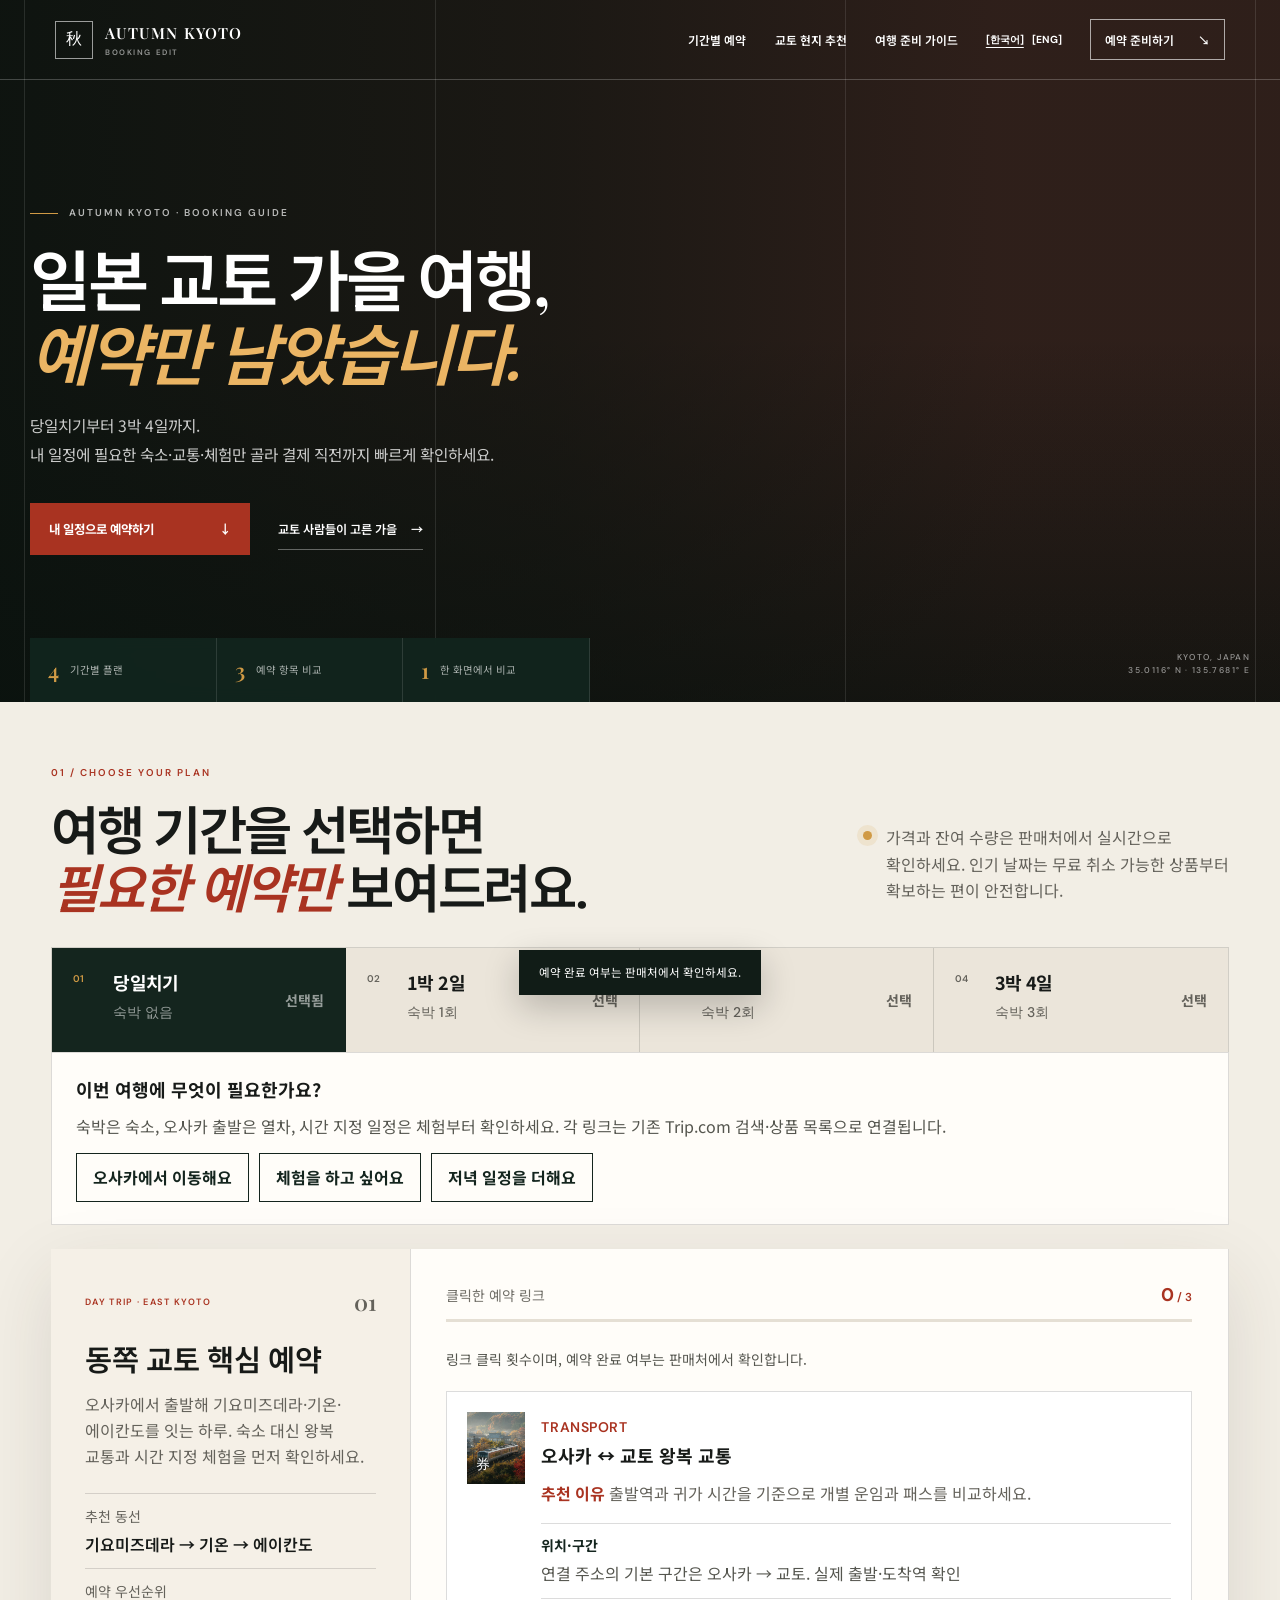
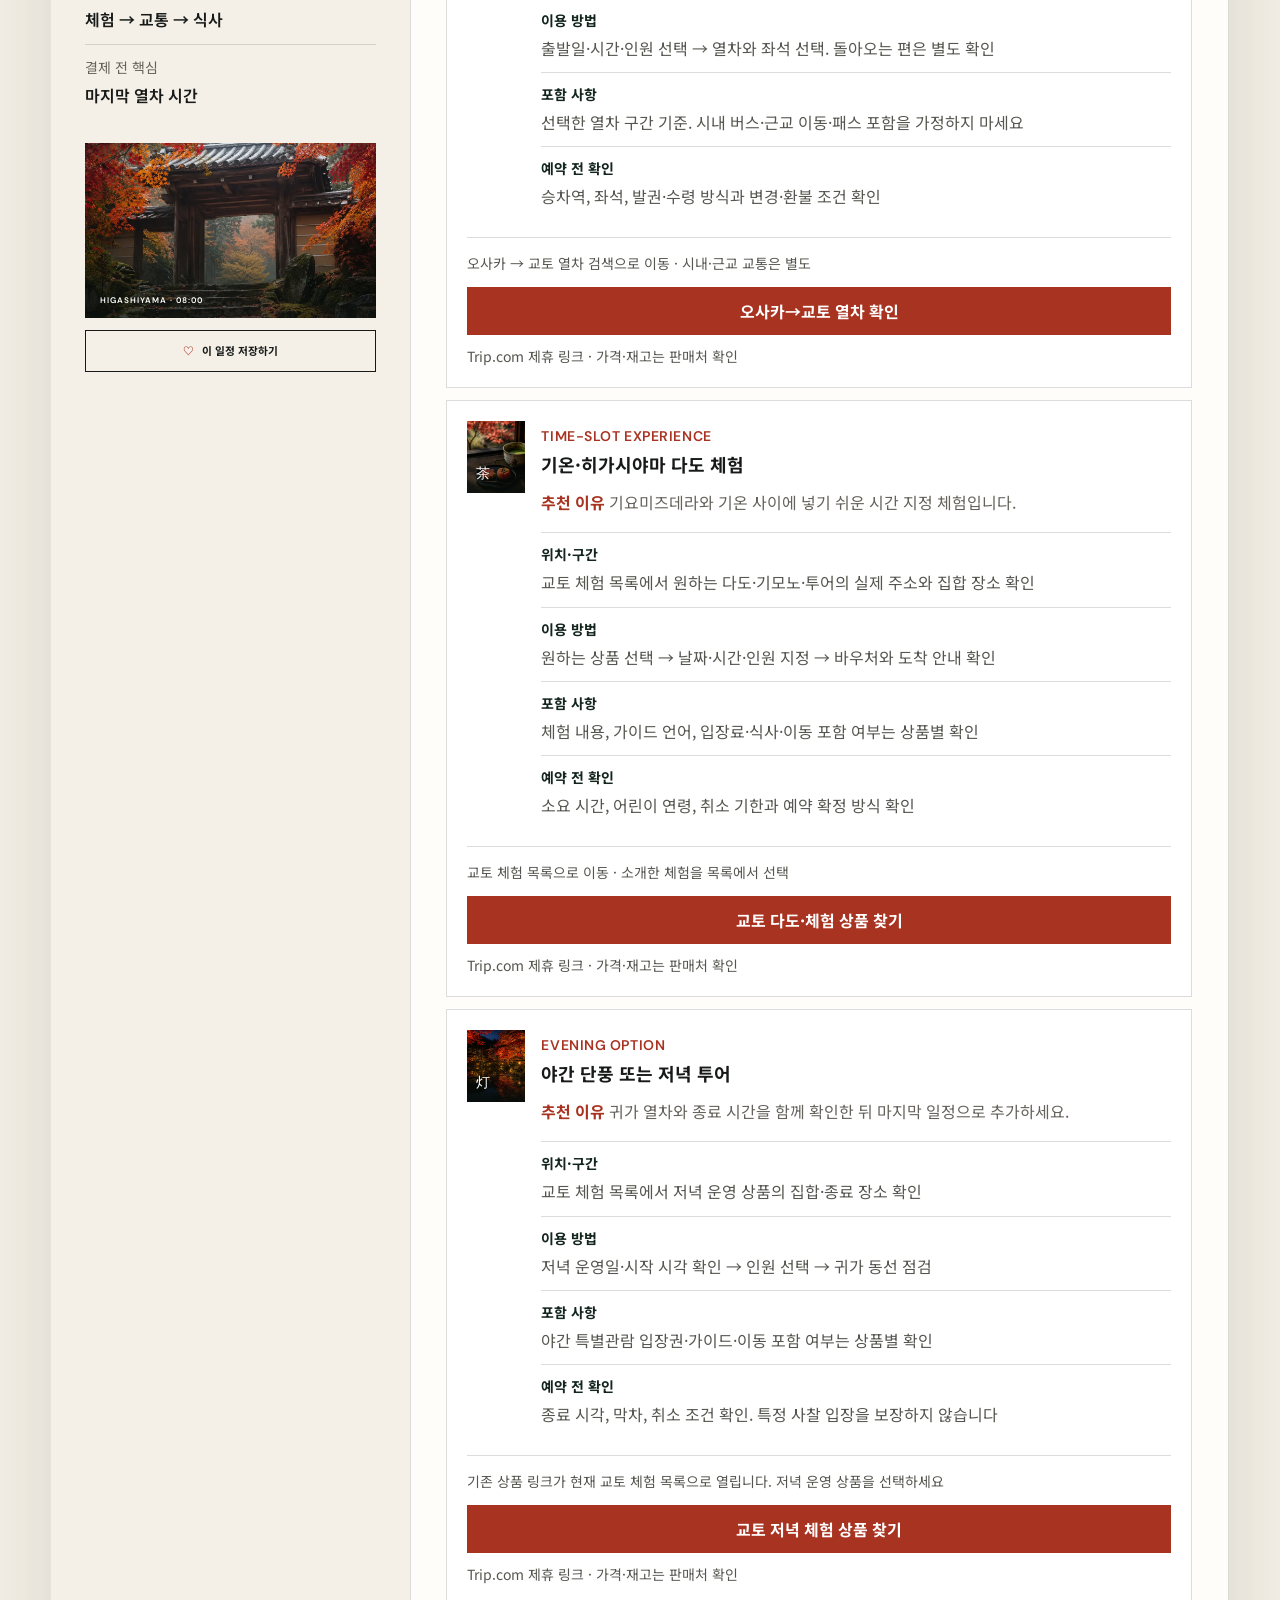
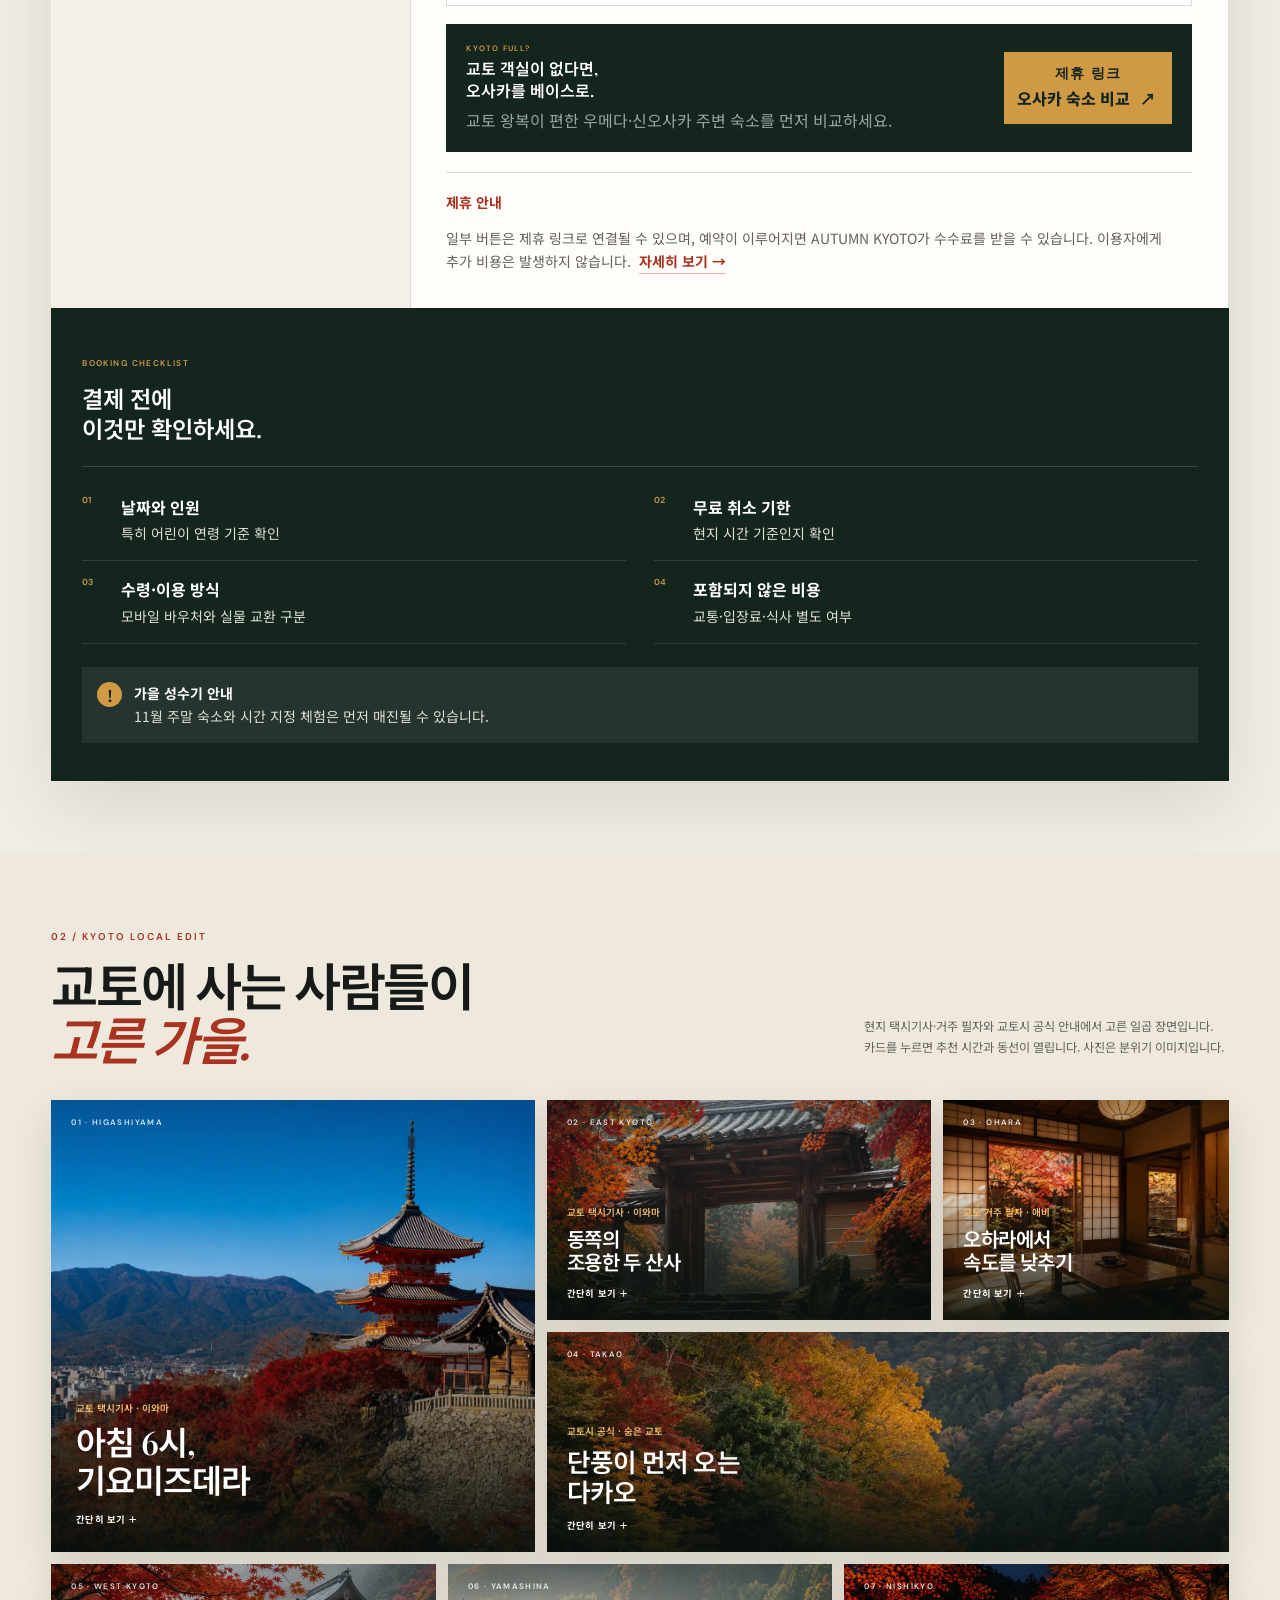
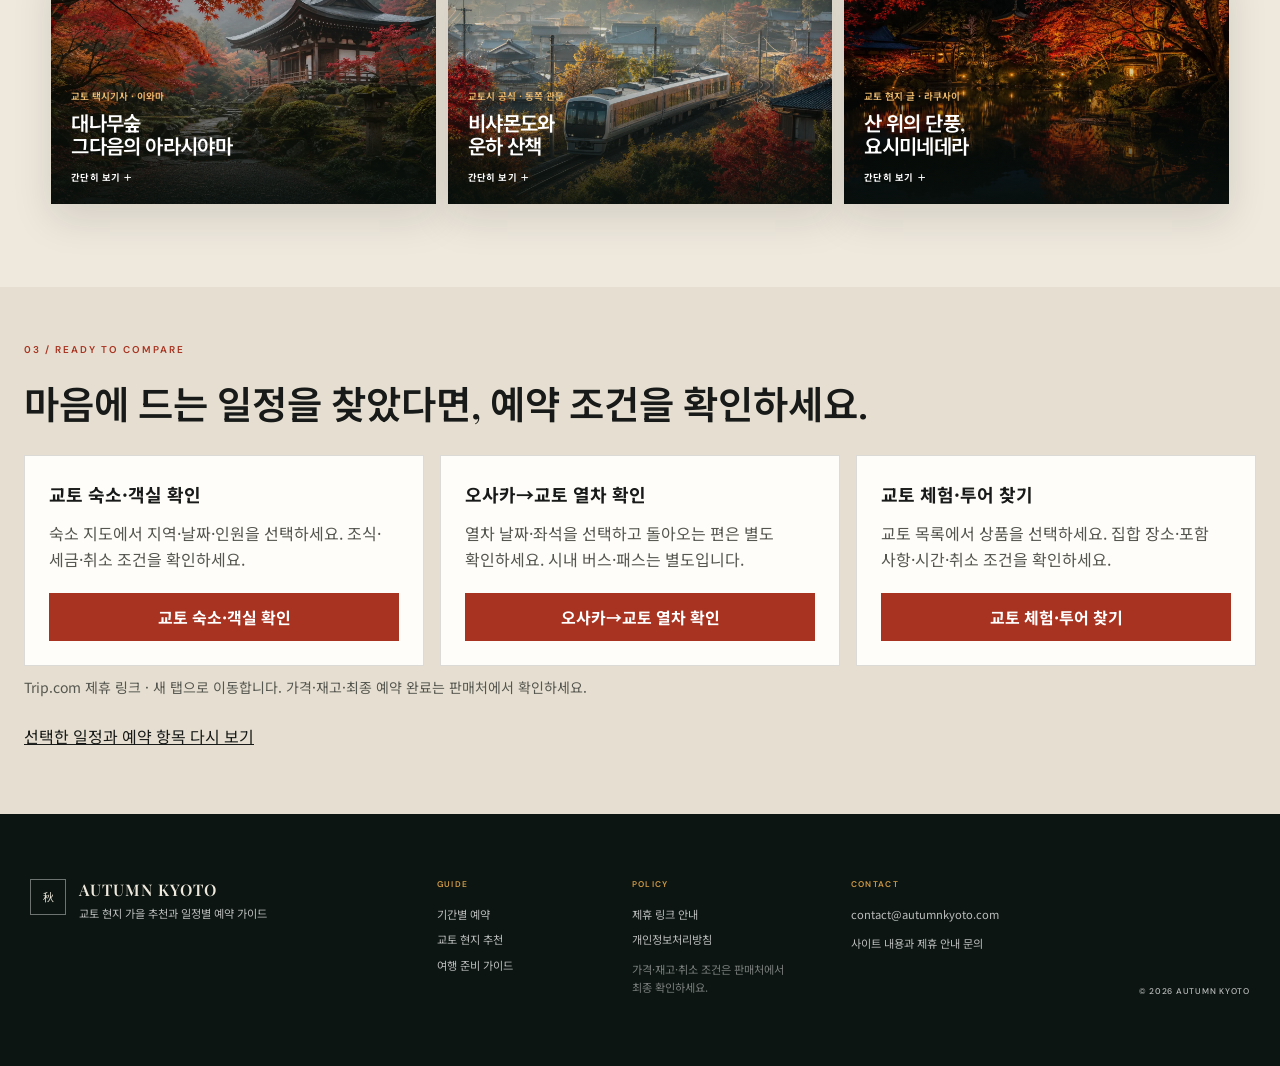
<file: index.html>
<!doctype html>
<html lang="ko">
<head>
  <meta charset="UTF-8" />
  <meta name="viewport" content="width=device-width, initial-scale=1" />
  <meta name="description" content="일본 교토 가을 여행을 준비하는 한국인을 위한 현지 가이드. 교토 주민과 일본인이 추천하는 단풍 명소 7곳, 일정별 숙소·교통·체험 예약과 오사카 숙박 옵션을 한 번에 비교하세요." />
  <meta name="robots" content="index,follow,max-image-preview:large" />
  <meta name="google-site-verification" content="s9GA9b6uQU6ZbinOxXhGVkT0QksUnSZTHZRjvuirt-E" />
  <meta name="naver-site-verification" content="afc0cd8fdc9e73c9157fe103bc3ea1c861988723" />
  <meta name="theme-color" content="#14251e" />
  <link rel="canonical" href="https://autumnkyoto.com/" />
  <link rel="alternate" hreflang="ko" href="https://autumnkyoto.com/" />
  <link rel="alternate" hreflang="en" href="https://autumnkyoto.com/index-en.html" />
  <link rel="alternate" hreflang="x-default" href="https://autumnkyoto.com/" />
  <meta property="og:type" content="website" />
  <meta property="og:locale" content="ko_KR" />
  <meta property="og:site_name" content="AUTUMN KYOTO" />
  <meta property="og:title" content="일본 교토 가을 여행 | 현지인 추천 단풍 명소·일정별 예약" />
  <meta property="og:description" content="일본 교토 가을 여행을 준비한다면 현지인이 권하는 단풍 명소 7곳과 일정별 예약, 오사카 숙박 옵션을 함께 확인하세요." />
  <meta property="og:url" content="https://autumnkyoto.com/" />
  <meta property="og:image" content="https://autumnkyoto.com/kyoto-autumn-share.jpg" />
  <meta property="og:image:width" content="1200" />
  <meta property="og:image:height" content="675" />
  <meta property="og:image:alt" content="교토의 붉은 가을 단풍 풍경" />
  <meta name="twitter:card" content="summary_large_image" />
  <meta name="twitter:title" content="일본 교토 가을 여행 | 현지인 추천 단풍 명소·일정별 예약" />
  <meta name="twitter:description" content="현지인이 권하는 교토 단풍 명소 7곳과 일정별 예약, 오사카 숙박 옵션을 한 번에 확인하세요." />
  <meta name="twitter:image" content="https://autumnkyoto.com/kyoto-autumn-share.jpg" />
  <title>일본 교토 가을 여행 | 현지인 추천 단풍 명소·일정별 예약</title>
  <link rel="preconnect" href="https://fonts.googleapis.com" />
  <link rel="preconnect" href="https://fonts.gstatic.com" crossorigin />
  <link href="https://fonts.googleapis.com/css2?family=DM+Sans:wght@400;500;600;700&family=Noto+Sans+KR:wght@400;500;600;700&family=Playfair+Display:wght@500;600;700&display=swap" rel="preload" as="style" onload="this.onload=null;this.rel='stylesheet'" />
  <link rel="stylesheet" href="styles.css?v=20261003-2" />
  <script type="application/ld+json">
    {
      "@context": "https://schema.org",
      "@type": "WebPage",
      "name": "일본 교토 가을 여행 | 현지인 추천 단풍 명소·일정별 예약",
      "url": "https://autumnkyoto.com/",
      "description": "일본 교토 가을 여행을 준비하는 한국인을 위한 현지 가이드. 교토 주민과 일본인이 추천하는 단풍 명소 7곳, 일정별 숙소·교통·체험 예약과 오사카 숙박 옵션을 비교할 수 있습니다.",
      "keywords": "일본 교토 가을 여행, 교토 단풍 명소, 교토 여행, 오사카 숙소",
      "inLanguage": "ko-KR",
      "datePublished": "2026-08-14",
      "dateModified": "2026-08-14",
      "isPartOf": {
        "@type": "WebSite",
        "name": "AUTUMN KYOTO",
        "url": "https://autumnkyoto.com/"
      },
      "publisher": {
        "@type": "Organization",
        "name": "AUTUMN KYOTO",
        "url": "https://autumnkyoto.com/"
      }
    }
  </script>
</head>
<body>
  <header class="site-header">
    <a class="brand" href="#top" aria-label="AUTUMN KYOTO 홈"><span class="brand-mark">秋</span><span><strong>AUTUMN KYOTO</strong><small>BOOKING EDIT</small></span></a>
    <button class="menu-toggle" type="button" aria-expanded="false" aria-controls="site-nav"><i></i><i></i><span class="sr-only">메뉴 열기</span></button>
    <nav id="site-nav" aria-label="주요 메뉴"><a href="#book">기간별 예약</a><a href="#local">교토 현지 추천</a><a href="kyoto-autumn-guide.html">여행 준비 가이드</a><span class="language-switch" aria-label="언어 선택"><a class="active" href="index.html?lang=ko" lang="ko" aria-current="page">[한국어]</a><a href="index-en.html?lang=en" lang="en">[ENG]</a></span><a class="nav-cta" href="#book">예약 준비하기 <span>↘</span></a></nav>
  </header>

  <main id="top">
    <section class="hero">
      <picture class="hero-photo"><source media="(max-width: 680px)" srcset="kyoto-autumn-hero-720-v2.webp" /><img src="kyoto-autumn-hero.webp" width="1672" height="941" fetchpriority="high" decoding="async" alt="교토 가을 풍경" /></picture><div class="hero-shade"></div><div class="hero-lines"></div>
      <div class="hero-content">
        <p class="eyebrow"><span></span>AUTUMN KYOTO · BOOKING GUIDE</p>
        <h1>일본 교토 가을 여행,<br /><em>예약만 남았습니다.</em></h1>
        <p>당일치기부터 3박 4일까지.<br>내 일정에 필요한 숙소·교통·체험만 골라 결제 직전까지 빠르게 확인하세요.</p>
        <div class="hero-actions"><a class="button hero-button" href="#book">내 일정으로 예약하기 <span>↓</span></a><a href="#local" class="plain-link">교토 사람들이 고른 가을 <span>→</span></a></div>
      </div>
      <div class="hero-proof"><div><strong>4</strong><span>기간별 플랜</span></div><div><strong>3</strong><span>예약 항목 비교</span></div><div><strong>1</strong><span>한 화면에서 비교</span></div></div>
      <div class="hero-coordinate">KYOTO, JAPAN<br />35.0116° N · 135.7681° E</div>
    </section>

    <section class="booking-shell" id="book">
      <div class="booking-top">
        <div><p class="section-no">01 / CHOOSE YOUR PLAN</p><h2>여행 기간을 선택하면<br /><em>필요한 예약만</em> 보여드려요.</h2></div>
        <div class="booking-top-copy"><span class="status-dot"></span><p>가격과 잔여 수량은 판매처에서 실시간으로 확인하세요. 인기 날짜는 무료 취소 가능한 상품부터 확보하는 편이 안전합니다.</p></div>
      </div>


      <div class="duration-tabs" role="tablist" aria-label="여행 기간 선택">
        <button class="duration-tab active" role="tab" aria-selected="true" data-duration="day"><span>01</span><strong>당일치기</strong><small>숙박 없음</small><b>선택됨</b></button>
        <button class="duration-tab" role="tab" aria-selected="false" data-duration="1n2d"><span>02</span><strong>1박 2일</strong><small>숙박 1회</small><b>선택</b></button>
        <button class="duration-tab" role="tab" aria-selected="false" data-duration="2n3d"><span>03</span><strong>2박 3일</strong><small>숙박 2회</small><b>선택</b></button>
        <button class="duration-tab" role="tab" aria-selected="false" data-duration="3n4d"><span>04</span><strong>3박 4일</strong><small>숙박 3회</small><b>선택</b></button>
      </div>

      <div class="booking-choice"><h3>이번 여행에 무엇이 필요한가요?</h3><p>숙박은 숙소, 오사카 출발은 열차, 시간 지정 일정은 체험부터 확인하세요. 각 링크는 기존 Trip.com 검색·상품 목록으로 연결됩니다.</p><nav id="booking-shortcuts" aria-label="목적별 예약 항목 바로가기"></nav></div>
      <div class="plan-dashboard" aria-live="polite">
        <aside class="plan-overview">
          <div class="overview-top"><p id="plan-label">DAY TRIP · EAST KYOTO</p><span id="plan-number">01</span></div>
          <h3 id="plan-title">동쪽 교토 핵심 예약</h3>
          <p id="plan-description">오사카에서 출발해 기요미즈데라·기온·에이칸도를 잇는 하루. 숙소 대신 왕복 교통과 시간 지정 체험을 먼저 확인하세요.</p>
          <dl><div><dt>추천 동선</dt><dd id="plan-route">기요미즈데라 → 기온 → 에이칸도</dd></div><div><dt>예약 우선순위</dt><dd id="plan-priority">체험 → 교통 → 식사</dd></div><div><dt>결제 전 핵심</dt><dd id="plan-check">마지막 열차 시간</dd></div></dl>
          <div class="overview-image" id="plan-image"><span id="plan-image-label">HIGASHIYAMA · 08:00</span></div>
          <button class="save-plan" type="button" id="save-plan"><span>♡</span> 이 일정 저장하기</button>
        </aside>

        <div class="booking-column">
          <div class="column-heading"><div><span>클릭한 예약 링크</span><strong><b id="checked-count">0</b> / 3</strong></div><div class="progress-track"><i id="progress-bar"></i></div></div><p class="click-note">링크 클릭 횟수이며, 예약 완료 여부는 판매처에서 확인합니다.</p><div class="product-list" id="product-list"></div>
          <div class="osaka-stay-option">
            <div><span>KYOTO FULL?</span><strong>교토 객실이 없다면,<br />오사카를 베이스로.</strong><p>교토 왕복이 편한 우메다·신오사카 주변 숙소를 먼저 비교하세요.</p></div>
            <a id="osaka-stay-link" href="https://kr.trip.com/hotels/osaka-hotels-list-219/?Allianceid=9886696&amp;SID=328568199&amp;trip_sub1=autumnkyoto_osaka_stay&amp;trip_sub3=D19248042" target="_blank" rel="noopener noreferrer" aria-label="제휴 링크로 오사카 숙소 비교하기"><small>제휴 링크</small>오사카 숙소 비교 <span>↗</span></a>
          </div>
          <div class="affiliate-note"><span>제휴 안내</span><p>일부 버튼은 제휴 링크로 연결될 수 있으며, 예약이 이루어지면 AUTUMN KYOTO가 수수료를 받을 수 있습니다. 이용자에게 추가 비용은 발생하지 않습니다. <a href="affiliate-disclosure.html">자세히 보기 →</a></p></div>
        </div>

        <aside class="checkout-guide">
          <div class="guide-head"><span>BOOKING CHECKLIST</span><strong>결제 전에<br />이것만 확인하세요.</strong></div>
          <ul><li><span>01</span><div><strong>날짜와 인원</strong><p>특히 어린이 연령 기준 확인</p></div></li><li><span>02</span><div><strong>무료 취소 기한</strong><p>현지 시간 기준인지 확인</p></div></li><li><span>03</span><div><strong>수령·이용 방식</strong><p>모바일 바우처와 실물 교환 구분</p></div></li><li><span>04</span><div><strong>포함되지 않은 비용</strong><p>교통·입장료·식사 별도 여부</p></div></li></ul>
          <div class="guide-alert"><i>!</i><p><strong>가을 성수기 안내</strong><br />11월 주말 숙소와 시간 지정 체험은 먼저 매진될 수 있습니다.</p></div>
        </aside>
      </div>
    </section>

    <section class="local-edit" id="local" aria-labelledby="local-title">
      <div class="local-edit-head">
        <div><p class="section-no">02 / KYOTO LOCAL EDIT</p><h2 id="local-title">교토에 사는 사람들이<br /><em>고른 가을.</em></h2></div>
        <p>현지 택시기사·거주 필자와 교토시 공식 안내에서 고른 일곱 장면입니다. 카드를 누르면 추천 시간과 동선이 열립니다. 사진은 분위기 이미지입니다.</p>
      </div>

      <div class="local-card-track" aria-label="교토 현지 가을 추천">
        <button class="local-card local-kiyomizu" type="button" data-place="kiyomizu" aria-haspopup="dialog">
          <span class="local-card-no">01 · HIGASHIYAMA</span>
          <span class="local-card-copy"><small>교토 택시기사 · 이와마</small><strong>아침 6시,<br />기요미즈데라</strong><b>간단히 보기 ＋</b></span>
        </button>
        <button class="local-card local-east" type="button" data-place="east" aria-haspopup="dialog">
          <span class="local-card-no">02 · EAST KYOTO</span>
          <span class="local-card-copy"><small>교토 택시기사 · 이와마</small><strong>동쪽의<br />조용한 두 산사</strong><b>간단히 보기 ＋</b></span>
        </button>
        <button class="local-card local-ohara" type="button" data-place="ohara" aria-haspopup="dialog">
          <span class="local-card-no">03 · OHARA</span>
          <span class="local-card-copy"><small>교토 거주 필자 · 애비</small><strong>오하라에서<br />속도를 낮추기</strong><b>간단히 보기 ＋</b></span>
        </button>
        <button class="local-card local-takao" type="button" data-place="takao" aria-haspopup="dialog">
          <span class="local-card-no">04 · TAKAO</span>
          <span class="local-card-copy"><small>교토시 공식 · 숨은 교토</small><strong>단풍이 먼저 오는<br />다카오</strong><b>간단히 보기 ＋</b></span>
        </button>
        <button class="local-card local-west" type="button" data-place="west" aria-haspopup="dialog">
          <span class="local-card-no">05 · WEST KYOTO</span>
          <span class="local-card-copy"><small>교토 택시기사 · 이와마</small><strong>대나무숲<br />그다음의 아라시야마</strong><b>간단히 보기 ＋</b></span>
        </button>
        <button class="local-card local-yamashina" type="button" data-place="yamashina" aria-haspopup="dialog">
          <span class="local-card-no">06 · YAMASHINA</span>
          <span class="local-card-copy"><small>교토시 공식 · 동쪽 관문</small><strong>비샤몬도와<br />운하 산책</strong><b>간단히 보기 ＋</b></span>
        </button>
        <button class="local-card local-nishikyo" type="button" data-place="nishikyo" aria-haspopup="dialog">
          <span class="local-card-no">07 · NISHIKYO</span>
          <span class="local-card-copy"><small>교토 현지 글 · 라쿠사이</small><strong>산 위의 단풍,<br />요시미네데라</strong><b>간단히 보기 ＋</b></span>
        </button>
      </div>
    </section>
  <section class="booking-return" aria-labelledby="booking-return-title"><p class="section-no">03 / READY TO COMPARE</p><h2 id="booking-return-title">마음에 드는 일정을 찾았다면, 예약 조건을 확인하세요.</h2><div class="booking-return-grid"><article><h3>교토 숙소·객실 확인</h3><p>숙소 지도에서 지역·날짜·인원을 선택하세요. 조식·세금·취소 조건을 확인하세요.</p><a class="booking-cta" href="https://kr.trip.com/hotels/list?city=734&amp;display=%EA%B5%90%ED%86%A0&amp;optionId=734&amp;optionType=City&amp;optionName=%EA%B5%90%ED%86%A0&amp;Allianceid=9886696&amp;SID=328568199&amp;trip_sub1=autumnkyoto_stay&amp;trip_sub3=D19242778" target="_blank" rel="sponsored noopener noreferrer">교토 숙소·객실 확인</a></article><article><h3>오사카→교토 열차 확인</h3><p>열차 날짜·좌석을 선택하고 돌아오는 편은 별도 확인하세요. 시내 버스·패스는 별도입니다.</p><a class="booking-cta" href="https://kr.trip.com/trains/tt-common/ttlist?departurecitycode=JP03869&amp;arrivalcitycode=JP00531&amp;Allianceid=9886696&amp;SID=328568199&amp;trip_sub1=autumnkyoto_transport&amp;trip_sub3=D19242778" target="_blank" rel="sponsored noopener noreferrer">오사카→교토 열차 확인</a></article><article><h3>교토 체험·투어 찾기</h3><p>교토 목록에서 상품을 선택하세요. 집합 장소·포함 사항·시간·취소 조건을 확인하세요.</p><a class="booking-cta" href="https://kr.trip.com/things-to-do/experiences/kyoto/?Allianceid=9886696&amp;SID=328568199&amp;trip_sub1=autumnkyoto_experience&amp;trip_sub3=D19242778" target="_blank" rel="sponsored noopener noreferrer">교토 체험·투어 찾기</a></article></div><p class="seller-note">Trip.com 제휴 링크 · 새 탭으로 이동합니다. 가격·재고·최종 예약 완료는 판매처에서 확인하세요.</p><a class="return-plan-link" href="#book">선택한 일정과 예약 항목 다시 보기</a></section>
</main>

  <div class="place-modal" id="place-modal" hidden>
    <div class="place-modal-backdrop" data-modal-close></div>
    <section class="place-modal-panel" role="dialog" aria-modal="true" aria-labelledby="place-modal-title">
      <button class="place-modal-close" type="button" data-modal-close aria-label="여행지 소개 닫기">×</button>
      <div class="place-modal-image" id="place-modal-image" role="img"></div>
      <div class="place-modal-content">
        <p class="place-modal-kicker" id="place-modal-kicker"></p>
        <h2 id="place-modal-title"></h2>
        <p class="place-modal-intro" id="place-modal-intro"></p>
        <dl class="place-modal-facts">
          <div><dt>추천 시간</dt><dd id="place-modal-time"></dd></div>
          <div><dt>함께 걷기</dt><dd id="place-modal-route"></dd></div>
          <div><dt>현지 팁</dt><dd id="place-modal-tip"></dd></div>
        </dl>
        <section class="local-booking" id="place-modal-booking" aria-label="추천과 관련된 예약 옵션"></section><div class="place-modal-bottom"><p>운영시간·교통·특별관람은 방문 전 공식 안내에서 다시 확인하세요.</p><a id="place-modal-link" href="#" target="_blank" rel="noopener noreferrer">한국어 공식 안내 보기 ↗</a></div>
      </div>
    </section>
  </div>

  <div class="booking-toast" id="booking-toast" role="status" aria-live="polite">예약 완료 여부는 판매처에서 확인하세요.</div>
  <footer><div class="footer-brand"><span>秋</span><div><strong>AUTUMN KYOTO</strong><p>교토 현지 가을 추천과 일정별 예약 가이드</p></div></div><div class="footer-links"><strong>GUIDE</strong><a href="#book">기간별 예약</a><a href="#local">교토 현지 추천</a><a href="kyoto-autumn-guide.html">여행 준비 가이드</a></div><div class="footer-links"><strong>POLICY</strong><a href="affiliate-disclosure.html">제휴 링크 안내</a><a href="privacy.html">개인정보처리방침</a><p>가격·재고·취소 조건은 판매처에서 최종 확인하세요.</p></div><div class="footer-links footer-contact"><strong>CONTACT</strong><a href="mailto:contact@autumnkyoto.com">contact@autumnkyoto.com</a><p>사이트 내용과 제휴 안내 문의</p></div><p class="copyright">© <span id="year"></span> AUTUMN KYOTO</p></footer>
  <script src="booking-details.js?v=20261003-1"></script>
  <script src="script.js?v=20261003-1"></script>
</body>
</html>
</file>
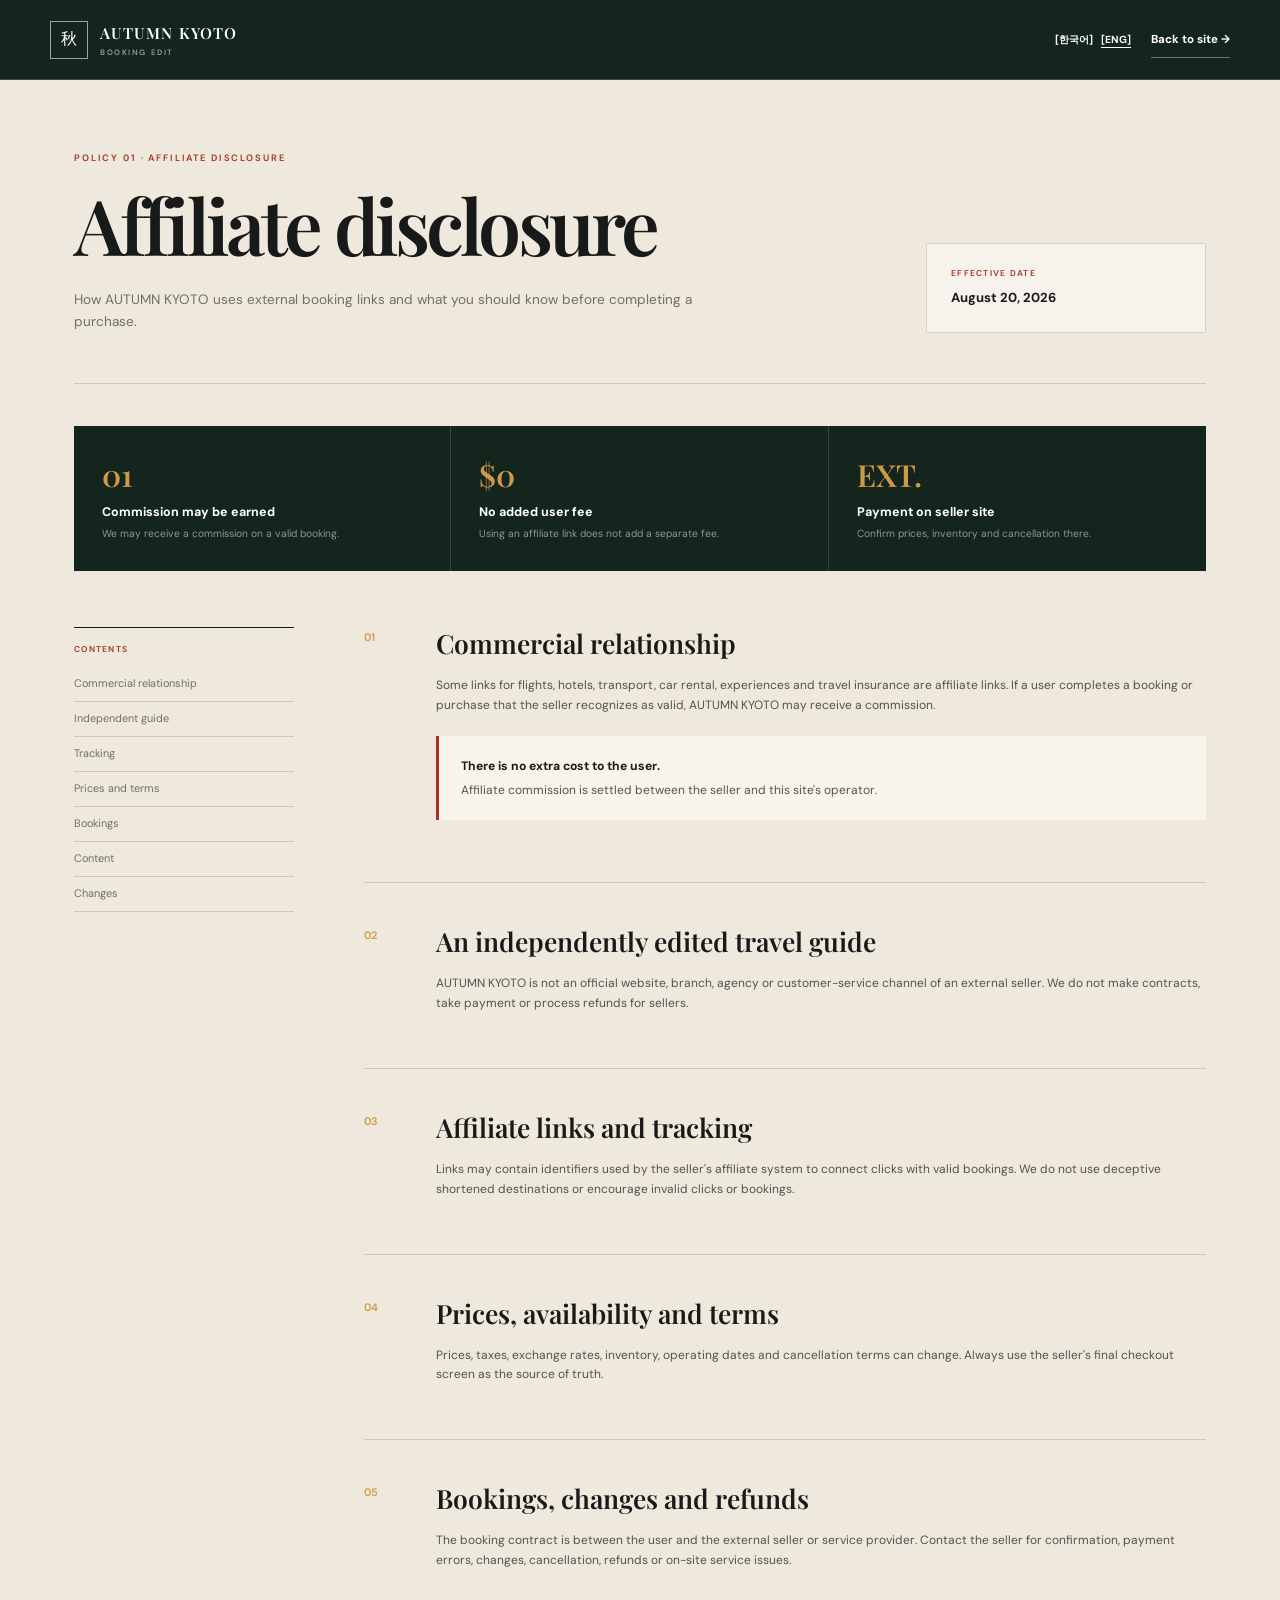
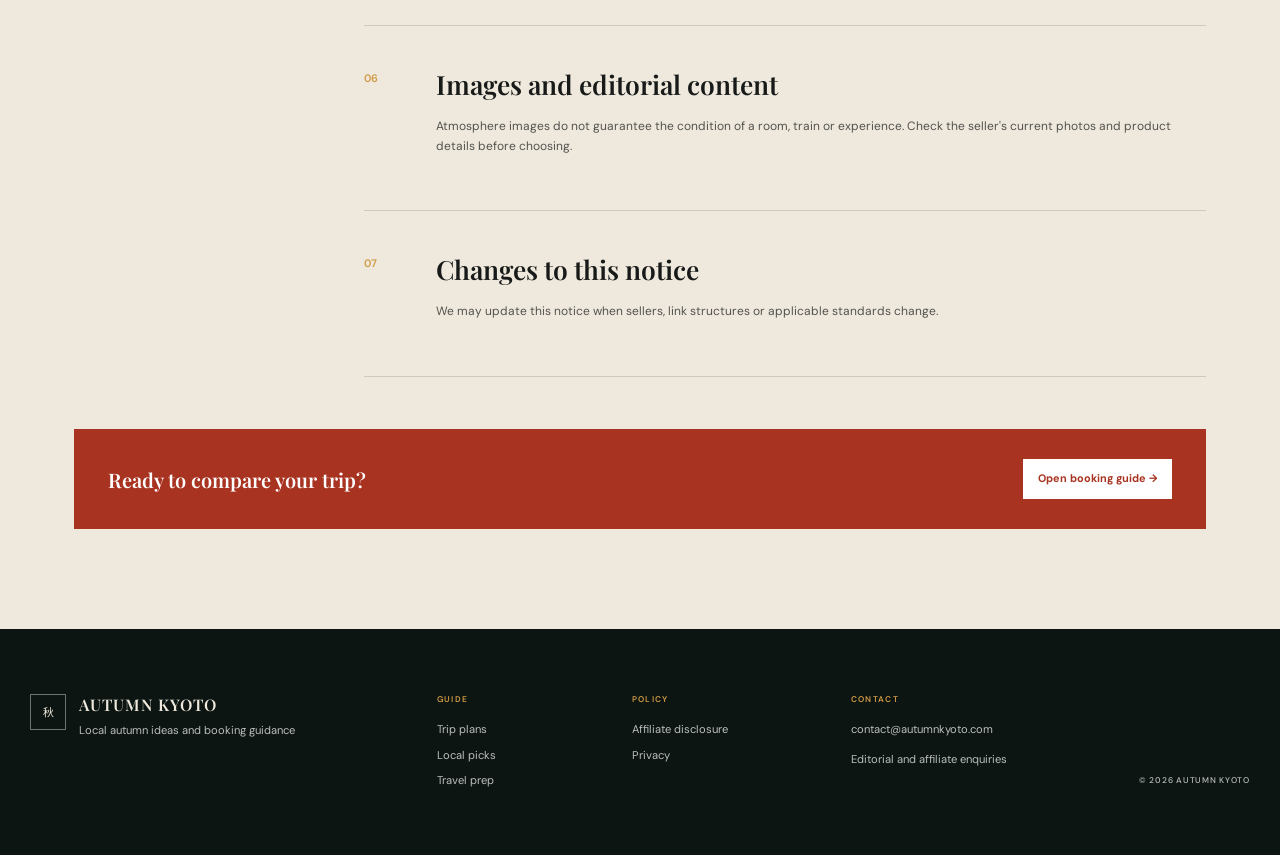
<file: affiliate-disclosure-en.html>
<!doctype html><html lang="en"><head><meta charset="UTF-8" /><meta name="viewport" content="width=device-width, initial-scale=1" /><meta name="description" content="AUTUMN KYOTO affiliate disclosure." /><meta name="robots" content="noindex,follow" /><meta name="theme-color" content="#14251e" /><link rel="canonical" href="https://autumnkyoto.com/affiliate-disclosure-en.html" /><link rel="alternate" hreflang="ko" href="https://autumnkyoto.com/affiliate-disclosure.html" /><link rel="alternate" hreflang="en" href="https://autumnkyoto.com/affiliate-disclosure-en.html" /><title>Affiliate Disclosure | AUTUMN KYOTO</title><link rel="preconnect" href="https://fonts.googleapis.com" /><link rel="preconnect" href="https://fonts.gstatic.com" crossorigin /><link href="https://fonts.googleapis.com/css2?family=DM+Sans:wght@400;500;600;700&amp;family=Playfair+Display:wght@500;600;700&amp;display=swap" rel="preload" as="style" onload="this.onload=null;this.rel='stylesheet'" /><link rel="stylesheet" href="styles.css?v=20261003-2" /></head>
<body class="policy-page"><header class="policy-header"><a class="brand" href="index-en.html" aria-label="AUTUMN KYOTO home"><span class="brand-mark">秋</span><span><strong>AUTUMN KYOTO</strong><small>BOOKING EDIT</small></span></a><div class="policy-header-actions"><span class="language-switch"><a href="affiliate-disclosure.html?lang=ko" lang="ko">[한국어]</a><a class="active" href="affiliate-disclosure-en.html?lang=en" lang="en" aria-current="page">[ENG]</a></span><a class="policy-home" href="index-en.html">Back to site →</a></div></header><main class="policy-main"><section class="policy-hero"><div><p class="policy-kicker">POLICY 01 · AFFILIATE DISCLOSURE</p><h1>Affiliate disclosure</h1><p>How AUTUMN KYOTO uses external booking links and what you should know before completing a purchase.</p></div><div class="policy-meta"><span>EFFECTIVE DATE</span><strong>August 20, 2026</strong></div></section><section class="policy-summary" aria-label="Affiliate summary"><div><span>01</span><strong>Commission may be earned</strong><p>We may receive a commission on a valid booking.</p></div><div><span>$0</span><strong>No added user fee</strong><p>Using an affiliate link does not add a separate fee.</p></div><div><span>EXT.</span><strong>Payment on seller site</strong><p>Confirm prices, inventory and cancellation there.</p></div></section><div class="policy-layout"><aside class="policy-toc"><strong>CONTENTS</strong><a href="#relationship">Commercial relationship</a><a href="#independence">Independent guide</a><a href="#links">Tracking</a><a href="#conditions">Prices and terms</a><a href="#booking">Bookings</a><a href="#content">Content</a><a href="#changes">Changes</a></aside><article class="policy-content">
<section id="relationship"><span class="policy-number">01</span><div class="policy-copy"><h2>Commercial relationship</h2><p>Some links for flights, hotels, transport, car rental, experiences and travel insurance are affiliate links. If a user completes a booking or purchase that the seller recognizes as valid, AUTUMN KYOTO may receive a commission.</p><div class="policy-callout"><strong>There is no extra cost to the user.</strong><p>Affiliate commission is settled between the seller and this site's operator.</p></div></div></section>
<section id="independence"><span class="policy-number">02</span><div class="policy-copy"><h2>An independently edited travel guide</h2><p>AUTUMN KYOTO is not an official website, branch, agency or customer-service channel of an external seller. We do not make contracts, take payment or process refunds for sellers.</p></div></section>
<section id="links"><span class="policy-number">03</span><div class="policy-copy"><h2>Affiliate links and tracking</h2><p>Links may contain identifiers used by the seller's affiliate system to connect clicks with valid bookings. We do not use deceptive shortened destinations or encourage invalid clicks or bookings.</p></div></section>
<section id="conditions"><span class="policy-number">04</span><div class="policy-copy"><h2>Prices, availability and terms</h2><p>Prices, taxes, exchange rates, inventory, operating dates and cancellation terms can change. Always use the seller's final checkout screen as the source of truth.</p></div></section>
<section id="booking"><span class="policy-number">05</span><div class="policy-copy"><h2>Bookings, changes and refunds</h2><p>The booking contract is between the user and the external seller or service provider. Contact the seller for confirmation, payment errors, changes, cancellation, refunds or on-site service issues.</p></div></section>
<section id="content"><span class="policy-number">06</span><div class="policy-copy"><h2>Images and editorial content</h2><p>Atmosphere images do not guarantee the condition of a room, train or experience. Check the seller's current photos and product details before choosing.</p></div></section>
<section id="changes"><span class="policy-number">07</span><div class="policy-copy"><h2>Changes to this notice</h2><p>We may update this notice when sellers, link structures or applicable standards change.</p></div></section></article></div><div class="policy-bottom"><strong>Ready to compare your trip?</strong><a href="index-en.html#book">Open booking guide →</a></div></main><footer><div class="footer-brand"><span>秋</span><div><strong>AUTUMN KYOTO</strong><p>Local autumn ideas and booking guidance</p></div></div><div class="footer-links"><strong>GUIDE</strong><a href="index-en.html#book">Trip plans</a><a href="index-en.html#local">Local picks</a><a href="kyoto-autumn-guide-en.html">Travel prep</a></div><div class="footer-links"><strong>POLICY</strong><a href="affiliate-disclosure-en.html" aria-current="page">Affiliate disclosure</a><a href="privacy-en.html">Privacy</a></div><div class="footer-links footer-contact"><strong>CONTACT</strong><a href="mailto:contact@autumnkyoto.com">contact@autumnkyoto.com</a><p>Editorial and affiliate enquiries</p></div><p class="copyright">© 2026 AUTUMN KYOTO</p></footer></body></html>
</file>
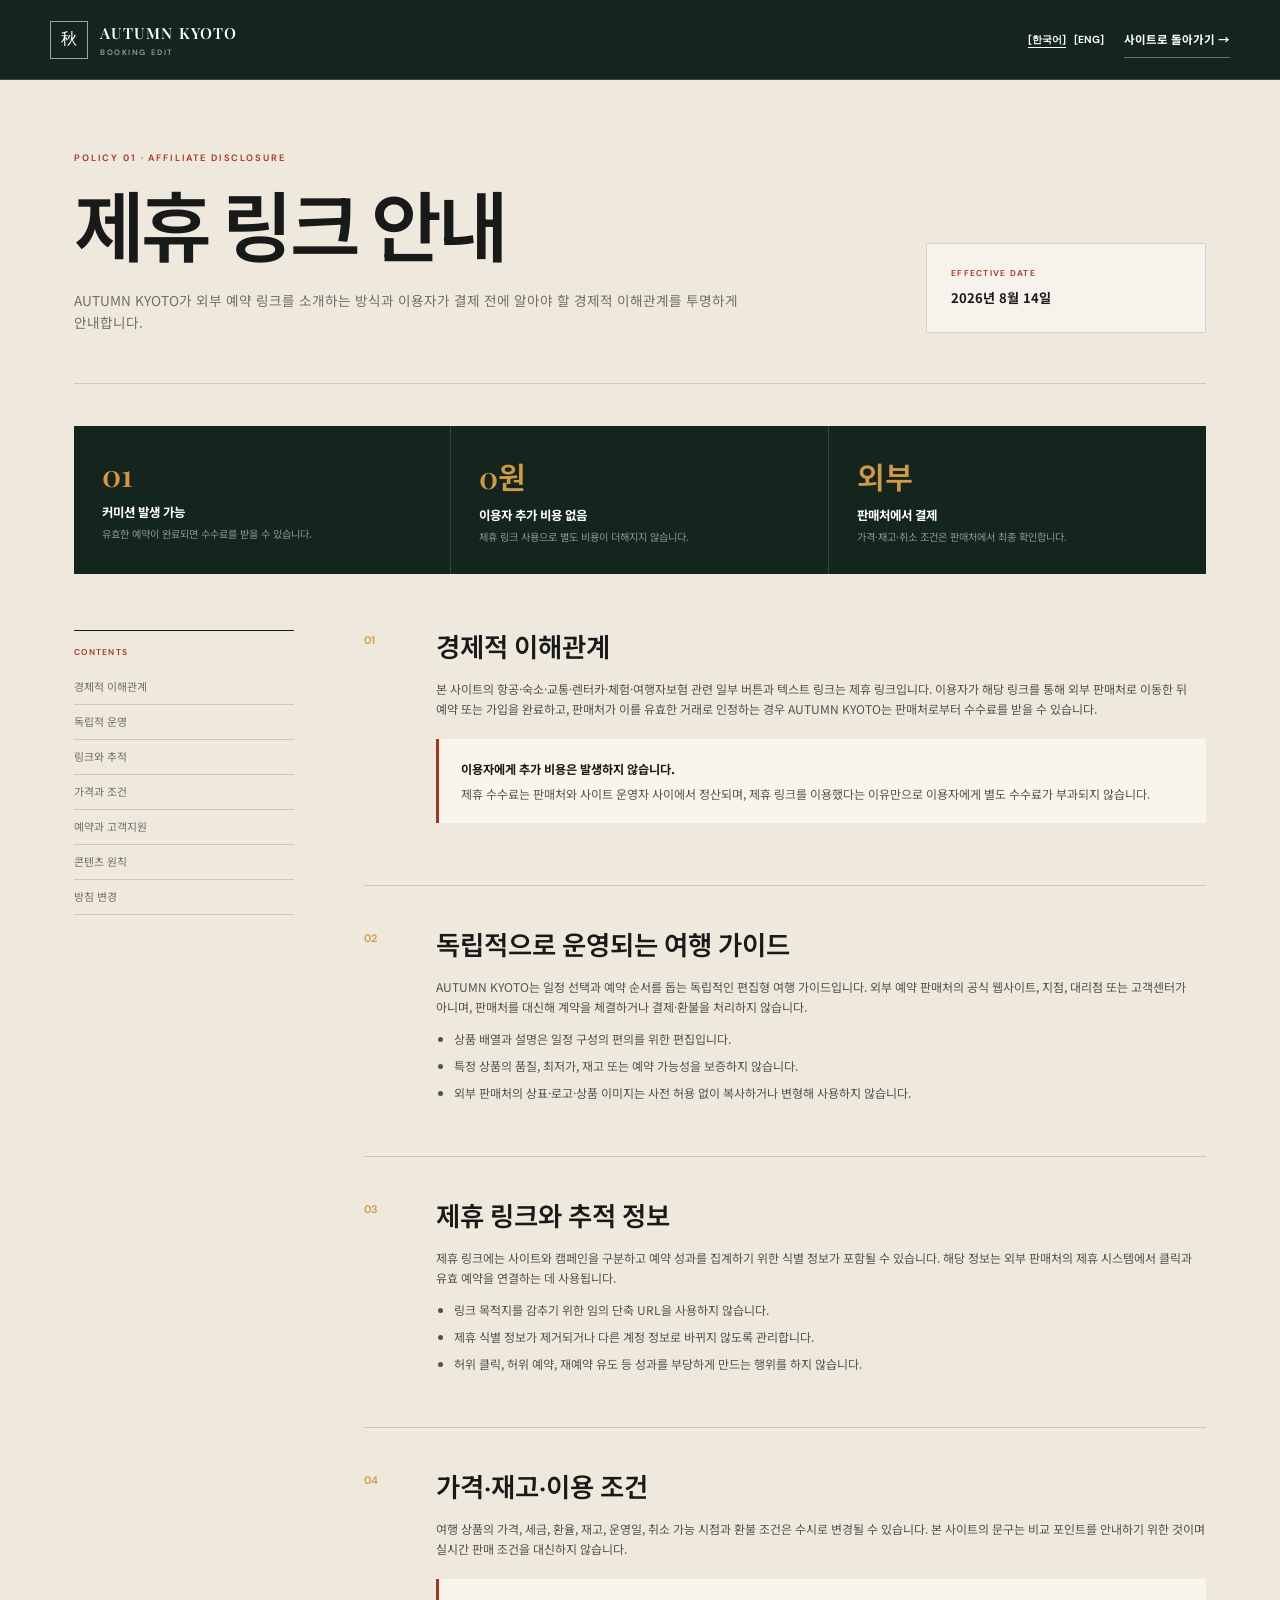
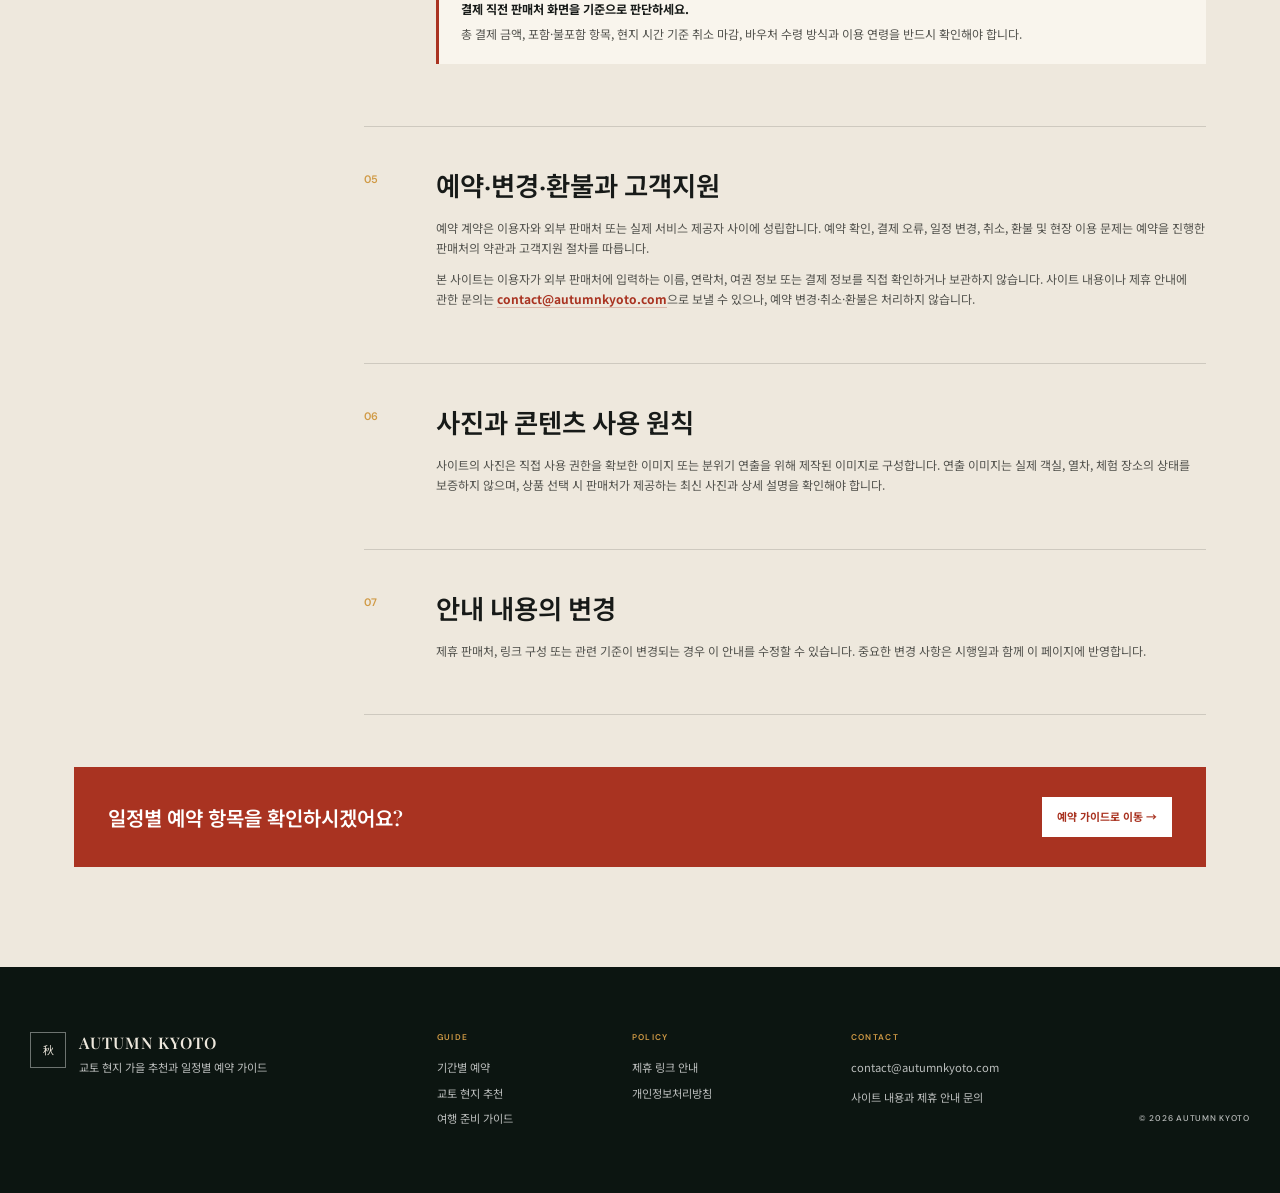
<file: affiliate-disclosure.html>
<!doctype html>
<html lang="ko">
<head>
  <meta charset="UTF-8" />
  <meta name="viewport" content="width=device-width, initial-scale=1" />
  <meta name="description" content="AUTUMN KYOTO의 제휴 링크 운영 원칙과 경제적 이해관계 안내." />
  <meta name="robots" content="noindex,follow" />
  <meta name="theme-color" content="#14251e" />
  <link rel="canonical" href="https://autumnkyoto.com/affiliate-disclosure.html" />
  <link rel="alternate" hreflang="ko" href="https://autumnkyoto.com/affiliate-disclosure.html" />
  <link rel="alternate" hreflang="en" href="https://autumnkyoto.com/affiliate-disclosure-en.html" />
  <title>제휴 링크 안내 | AUTUMN KYOTO</title>
  <link rel="preconnect" href="https://fonts.googleapis.com" />
  <link rel="preconnect" href="https://fonts.gstatic.com" crossorigin />
  <link href="https://fonts.googleapis.com/css2?family=DM+Sans:wght@400;500;600;700&family=Noto+Sans+KR:wght@400;500;600;700&family=Playfair+Display:wght@500;600;700&display=swap" rel="preload" as="style" onload="this.onload=null;this.rel='stylesheet'" />
  <link rel="stylesheet" href="styles.css?v=20261003-2" />
</head>
<body class="policy-page">
  <header class="policy-header">
    <a class="brand" href="index.html" aria-label="AUTUMN KYOTO 홈"><span class="brand-mark">秋</span><span><strong>AUTUMN KYOTO</strong><small>BOOKING EDIT</small></span></a>
    <div class="policy-header-actions"><span class="language-switch"><a class="active" href="affiliate-disclosure.html?lang=ko" lang="ko" aria-current="page">[한국어]</a><a href="affiliate-disclosure-en.html?lang=en" lang="en">[ENG]</a></span><a class="policy-home" href="index.html">사이트로 돌아가기 →</a></div>
  </header>

  <main class="policy-main">
    <section class="policy-hero">
      <div><p class="policy-kicker">POLICY 01 · AFFILIATE DISCLOSURE</p><h1>제휴 링크 안내</h1><p>AUTUMN KYOTO가 외부 예약 링크를 소개하는 방식과 이용자가 결제 전에 알아야 할 경제적 이해관계를 투명하게 안내합니다.</p></div>
      <div class="policy-meta"><span>EFFECTIVE DATE</span><strong>2026년 8월 14일</strong></div>
    </section>

    <section class="policy-summary" aria-label="제휴 링크 핵심 안내">
      <div><span>01</span><strong>커미션 발생 가능</strong><p>유효한 예약이 완료되면 수수료를 받을 수 있습니다.</p></div>
      <div><span>0원</span><strong>이용자 추가 비용 없음</strong><p>제휴 링크 사용으로 별도 비용이 더해지지 않습니다.</p></div>
      <div><span>외부</span><strong>판매처에서 결제</strong><p>가격·재고·취소 조건은 판매처에서 최종 확인합니다.</p></div>
    </section>

    <div class="policy-layout">
      <aside class="policy-toc" aria-label="문서 목차"><strong>CONTENTS</strong><a href="#relationship">경제적 이해관계</a><a href="#independence">독립적 운영</a><a href="#links">링크와 추적</a><a href="#conditions">가격과 조건</a><a href="#booking">예약과 고객지원</a><a href="#content">콘텐츠 원칙</a><a href="#changes">방침 변경</a></aside>
      <article class="policy-content">
        <section id="relationship"><span class="policy-number">01</span><div class="policy-copy"><h2>경제적 이해관계</h2><p>본 사이트의 항공·숙소·교통·렌터카·체험·여행자보험 관련 일부 버튼과 텍스트 링크는 제휴 링크입니다. 이용자가 해당 링크를 통해 외부 판매처로 이동한 뒤 예약 또는 가입을 완료하고, 판매처가 이를 유효한 거래로 인정하는 경우 AUTUMN KYOTO는 판매처로부터 수수료를 받을 수 있습니다.</p><div class="policy-callout"><strong>이용자에게 추가 비용은 발생하지 않습니다.</strong><p>제휴 수수료는 판매처와 사이트 운영자 사이에서 정산되며, 제휴 링크를 이용했다는 이유만으로 이용자에게 별도 수수료가 부과되지 않습니다.</p></div></div></section>

        <section id="independence"><span class="policy-number">02</span><div class="policy-copy"><h2>독립적으로 운영되는 여행 가이드</h2><p>AUTUMN KYOTO는 일정 선택과 예약 순서를 돕는 독립적인 편집형 여행 가이드입니다. 외부 예약 판매처의 공식 웹사이트, 지점, 대리점 또는 고객센터가 아니며, 판매처를 대신해 계약을 체결하거나 결제·환불을 처리하지 않습니다.</p><ul><li>상품 배열과 설명은 일정 구성의 편의를 위한 편집입니다.</li><li>특정 상품의 품질, 최저가, 재고 또는 예약 가능성을 보증하지 않습니다.</li><li>외부 판매처의 상표·로고·상품 이미지는 사전 허용 없이 복사하거나 변형해 사용하지 않습니다.</li></ul></div></section>

        <section id="links"><span class="policy-number">03</span><div class="policy-copy"><h2>제휴 링크와 추적 정보</h2><p>제휴 링크에는 사이트와 캠페인을 구분하고 예약 성과를 집계하기 위한 식별 정보가 포함될 수 있습니다. 해당 정보는 외부 판매처의 제휴 시스템에서 클릭과 유효 예약을 연결하는 데 사용됩니다.</p><ul><li>링크 목적지를 감추기 위한 임의 단축 URL을 사용하지 않습니다.</li><li>제휴 식별 정보가 제거되거나 다른 계정 정보로 바뀌지 않도록 관리합니다.</li><li>허위 클릭, 허위 예약, 재예약 유도 등 성과를 부당하게 만드는 행위를 하지 않습니다.</li></ul></div></section>

        <section id="conditions"><span class="policy-number">04</span><div class="policy-copy"><h2>가격·재고·이용 조건</h2><p>여행 상품의 가격, 세금, 환율, 재고, 운영일, 취소 가능 시점과 환불 조건은 수시로 변경될 수 있습니다. 본 사이트의 문구는 비교 포인트를 안내하기 위한 것이며 실시간 판매 조건을 대신하지 않습니다.</p><div class="policy-callout"><strong>결제 직전 판매처 화면을 기준으로 판단하세요.</strong><p>총 결제 금액, 포함·불포함 항목, 현지 시간 기준 취소 마감, 바우처 수령 방식과 이용 연령을 반드시 확인해야 합니다.</p></div></div></section>

        <section id="booking"><span class="policy-number">05</span><div class="policy-copy"><h2>예약·변경·환불과 고객지원</h2><p>예약 계약은 이용자와 외부 판매처 또는 실제 서비스 제공자 사이에 성립합니다. 예약 확인, 결제 오류, 일정 변경, 취소, 환불 및 현장 이용 문제는 예약을 진행한 판매처의 약관과 고객지원 절차를 따릅니다.</p><p>본 사이트는 이용자가 외부 판매처에 입력하는 이름, 연락처, 여권 정보 또는 결제 정보를 직접 확인하거나 보관하지 않습니다. 사이트 내용이나 제휴 안내에 관한 문의는 <a href="mailto:contact@autumnkyoto.com">contact@autumnkyoto.com</a>으로 보낼 수 있으나, 예약 변경·취소·환불은 처리하지 않습니다.</p></div></section>

        <section id="content"><span class="policy-number">06</span><div class="policy-copy"><h2>사진과 콘텐츠 사용 원칙</h2><p>사이트의 사진은 직접 사용 권한을 확보한 이미지 또는 분위기 연출을 위해 제작된 이미지로 구성합니다. 연출 이미지는 실제 객실, 열차, 체험 장소의 상태를 보증하지 않으며, 상품 선택 시 판매처가 제공하는 최신 사진과 상세 설명을 확인해야 합니다.</p></div></section>

        <section id="changes"><span class="policy-number">07</span><div class="policy-copy"><h2>안내 내용의 변경</h2><p>제휴 판매처, 링크 구성 또는 관련 기준이 변경되는 경우 이 안내를 수정할 수 있습니다. 중요한 변경 사항은 시행일과 함께 이 페이지에 반영합니다.</p></div></section>
      </article>
    </div>

    <div class="policy-bottom"><strong>일정별 예약 항목을 확인하시겠어요?</strong><a href="index.html#book">예약 가이드로 이동 →</a></div>
  </main>

  <footer><div class="footer-brand"><span>秋</span><div><strong>AUTUMN KYOTO</strong><p>교토 현지 가을 추천과 일정별 예약 가이드</p></div></div><div class="footer-links"><strong>GUIDE</strong><a href="index.html#book">기간별 예약</a><a href="index.html#local">교토 현지 추천</a><a href="kyoto-autumn-guide.html">여행 준비 가이드</a></div><div class="footer-links"><strong>POLICY</strong><a href="affiliate-disclosure.html" aria-current="page">제휴 링크 안내</a><a href="privacy.html">개인정보처리방침</a></div><div class="footer-links footer-contact"><strong>CONTACT</strong><a href="mailto:contact@autumnkyoto.com">contact@autumnkyoto.com</a><p>사이트 내용과 제휴 안내 문의</p></div><p class="copyright">© 2026 AUTUMN KYOTO</p></footer>
</body>
</html>
</file>
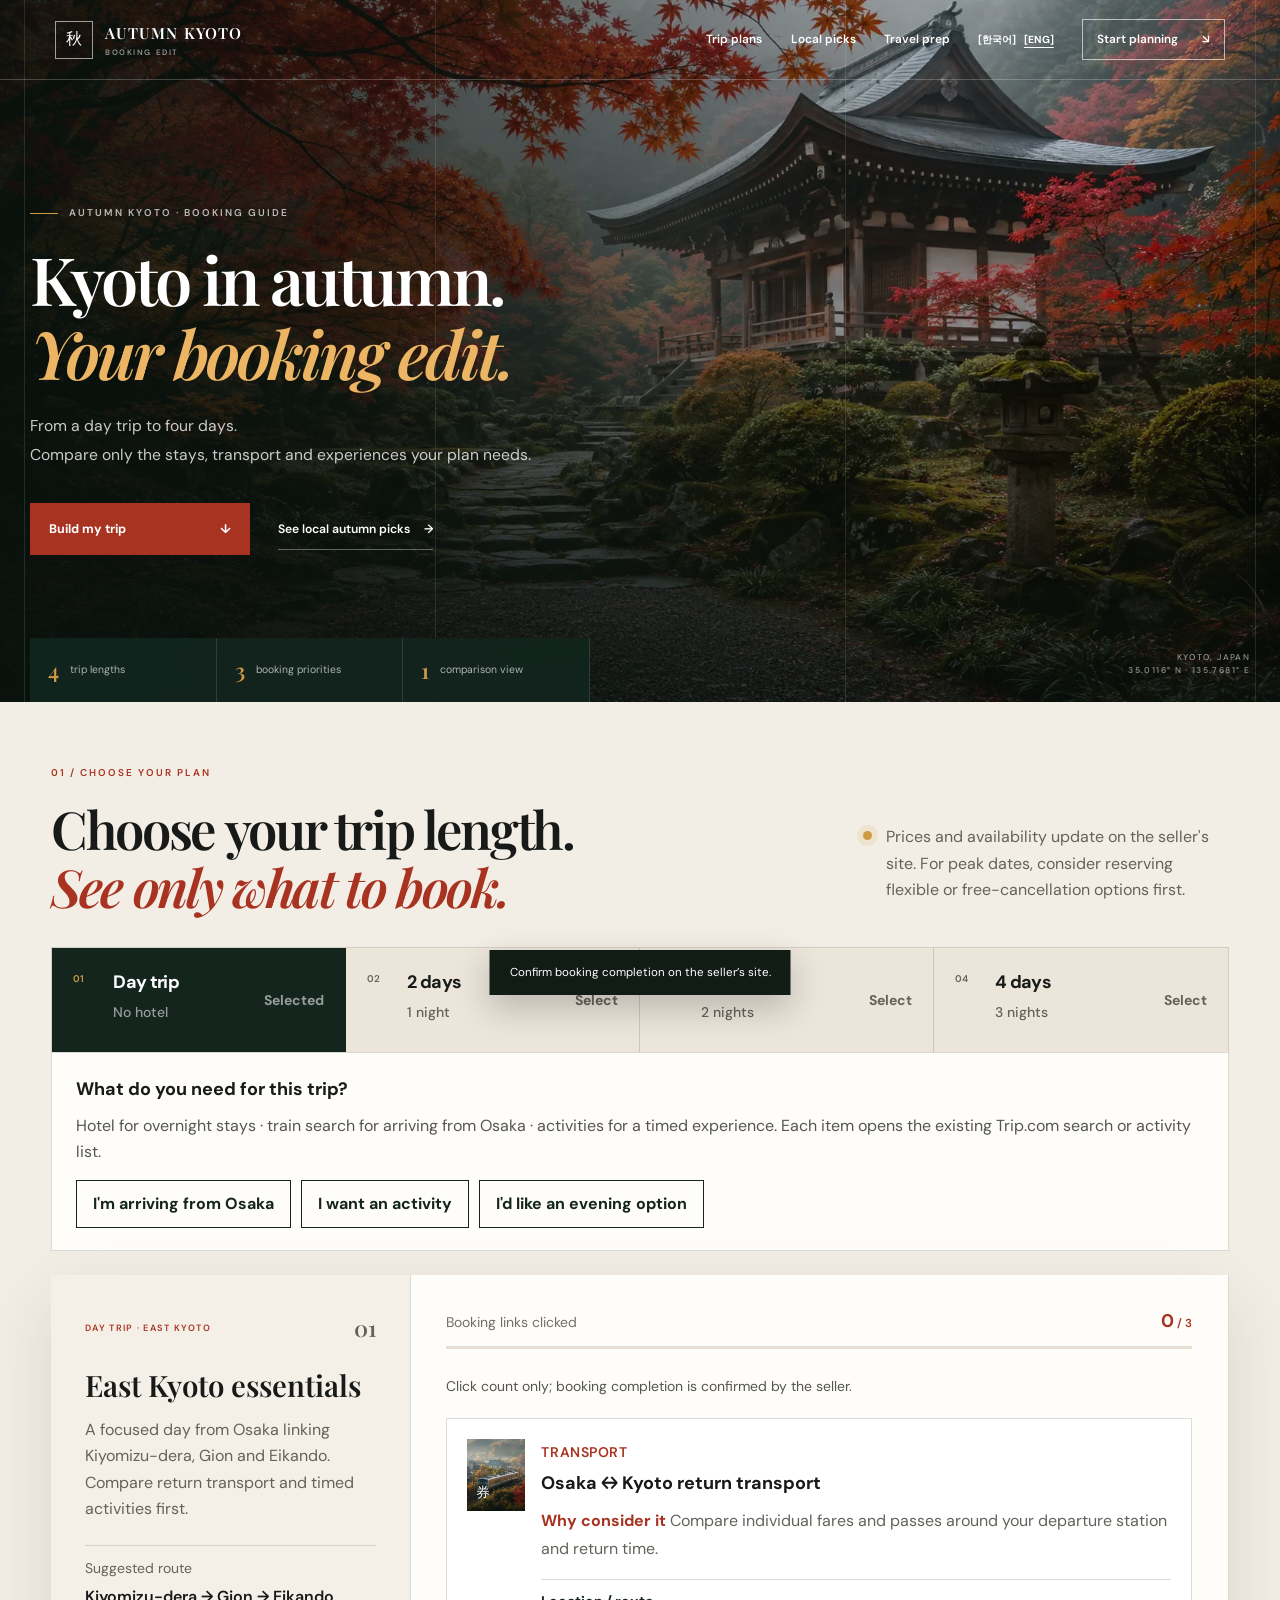
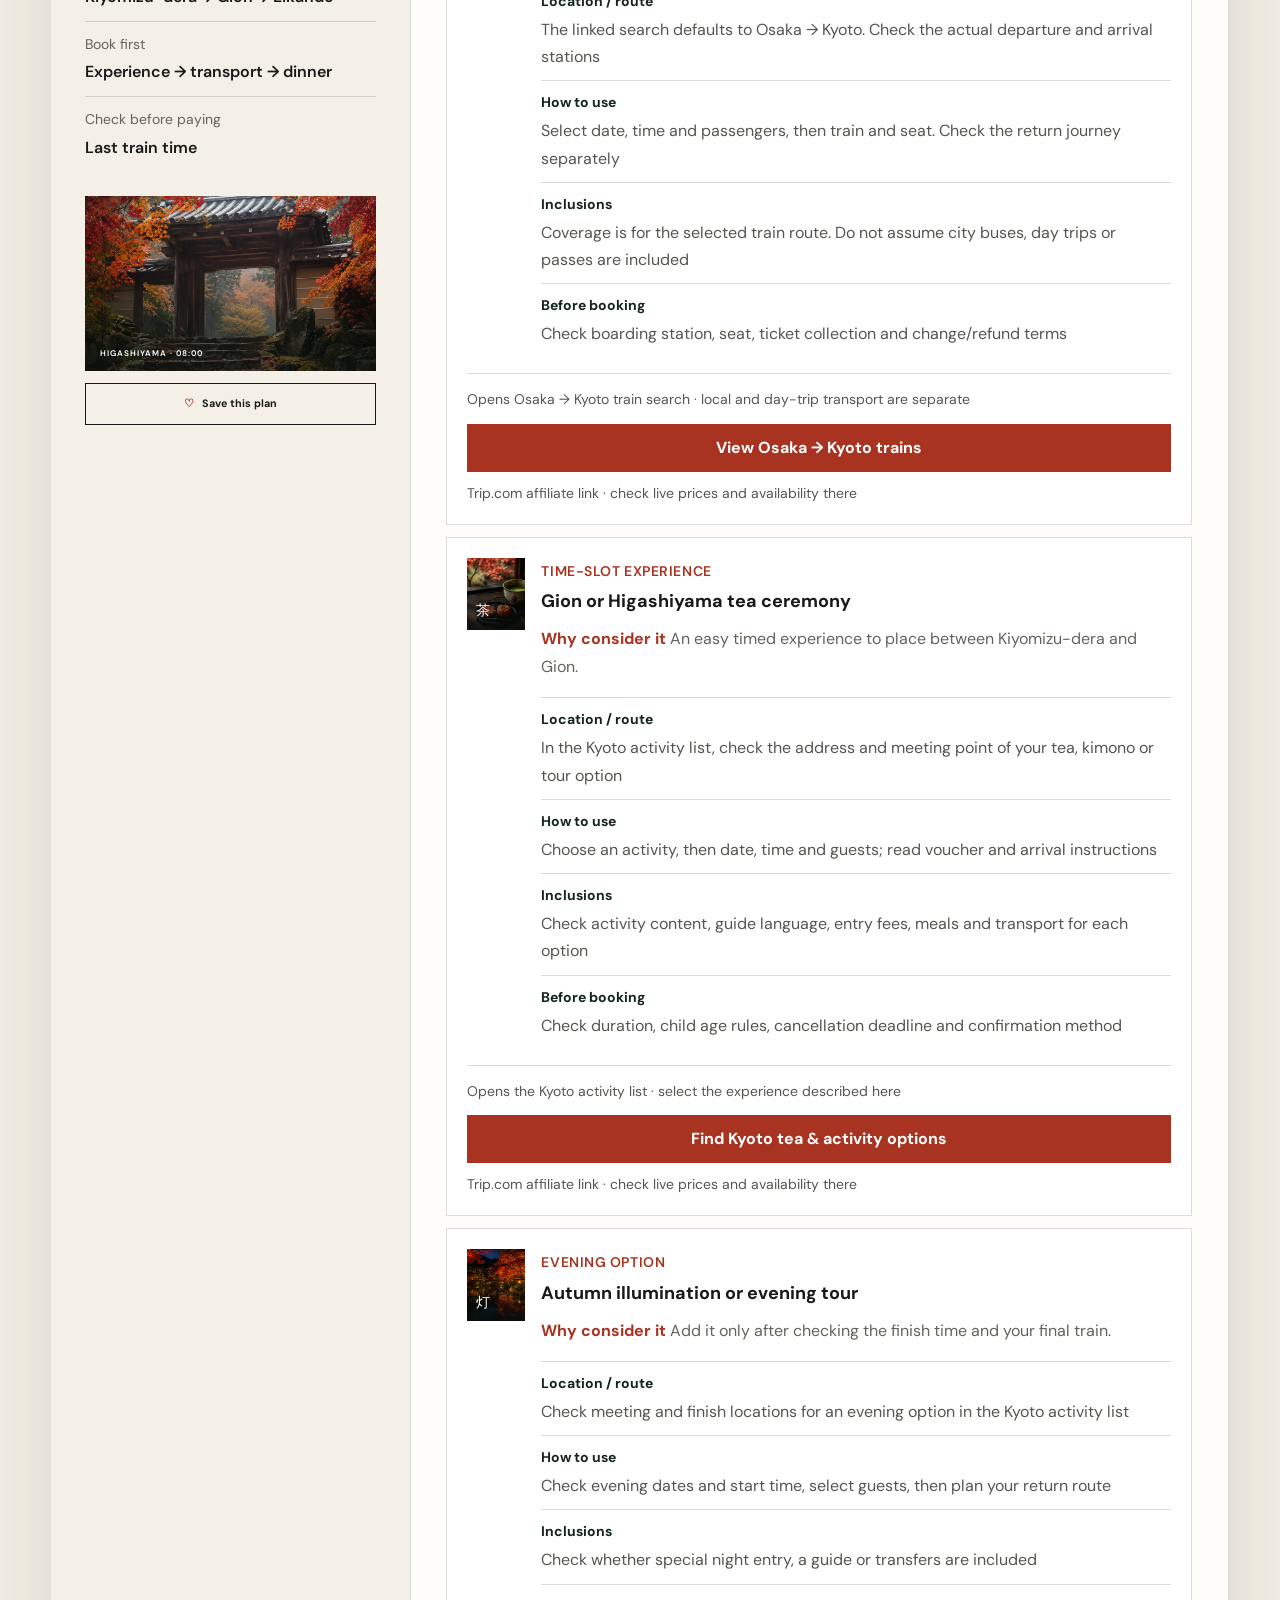
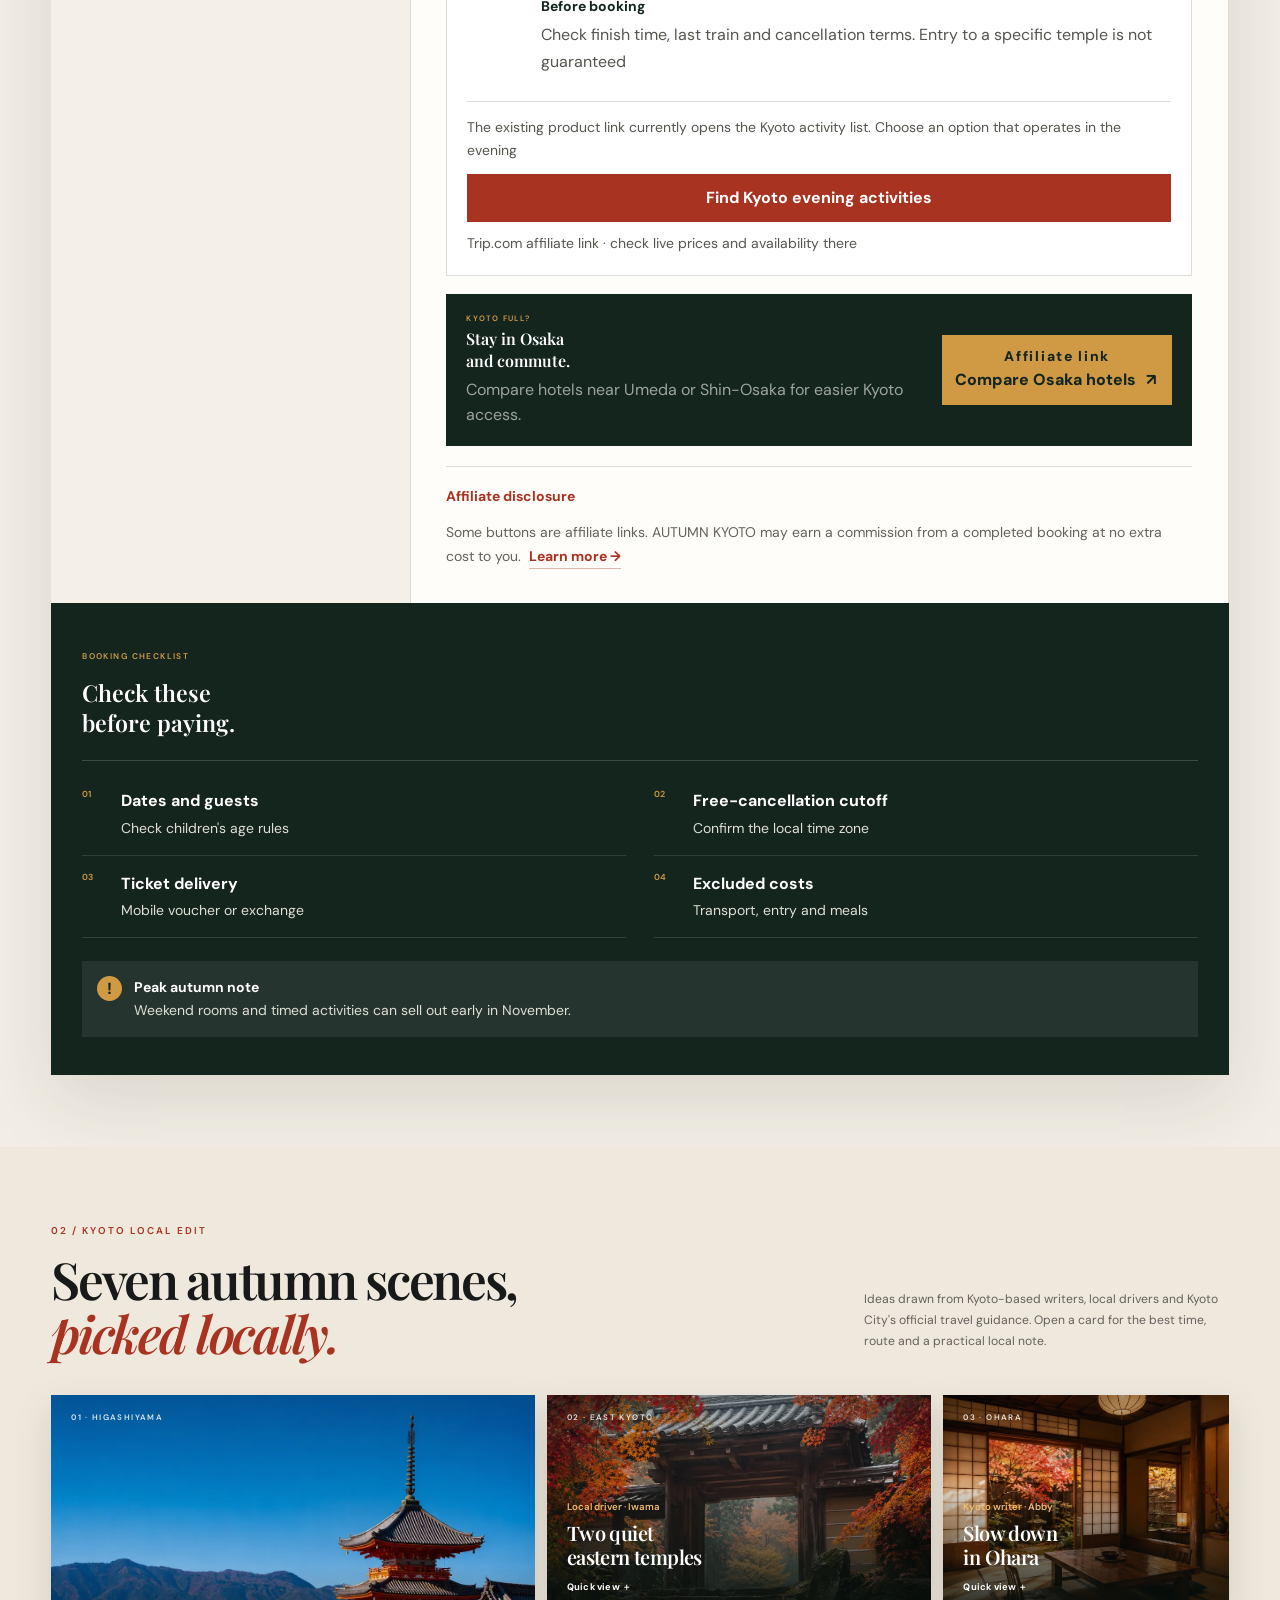
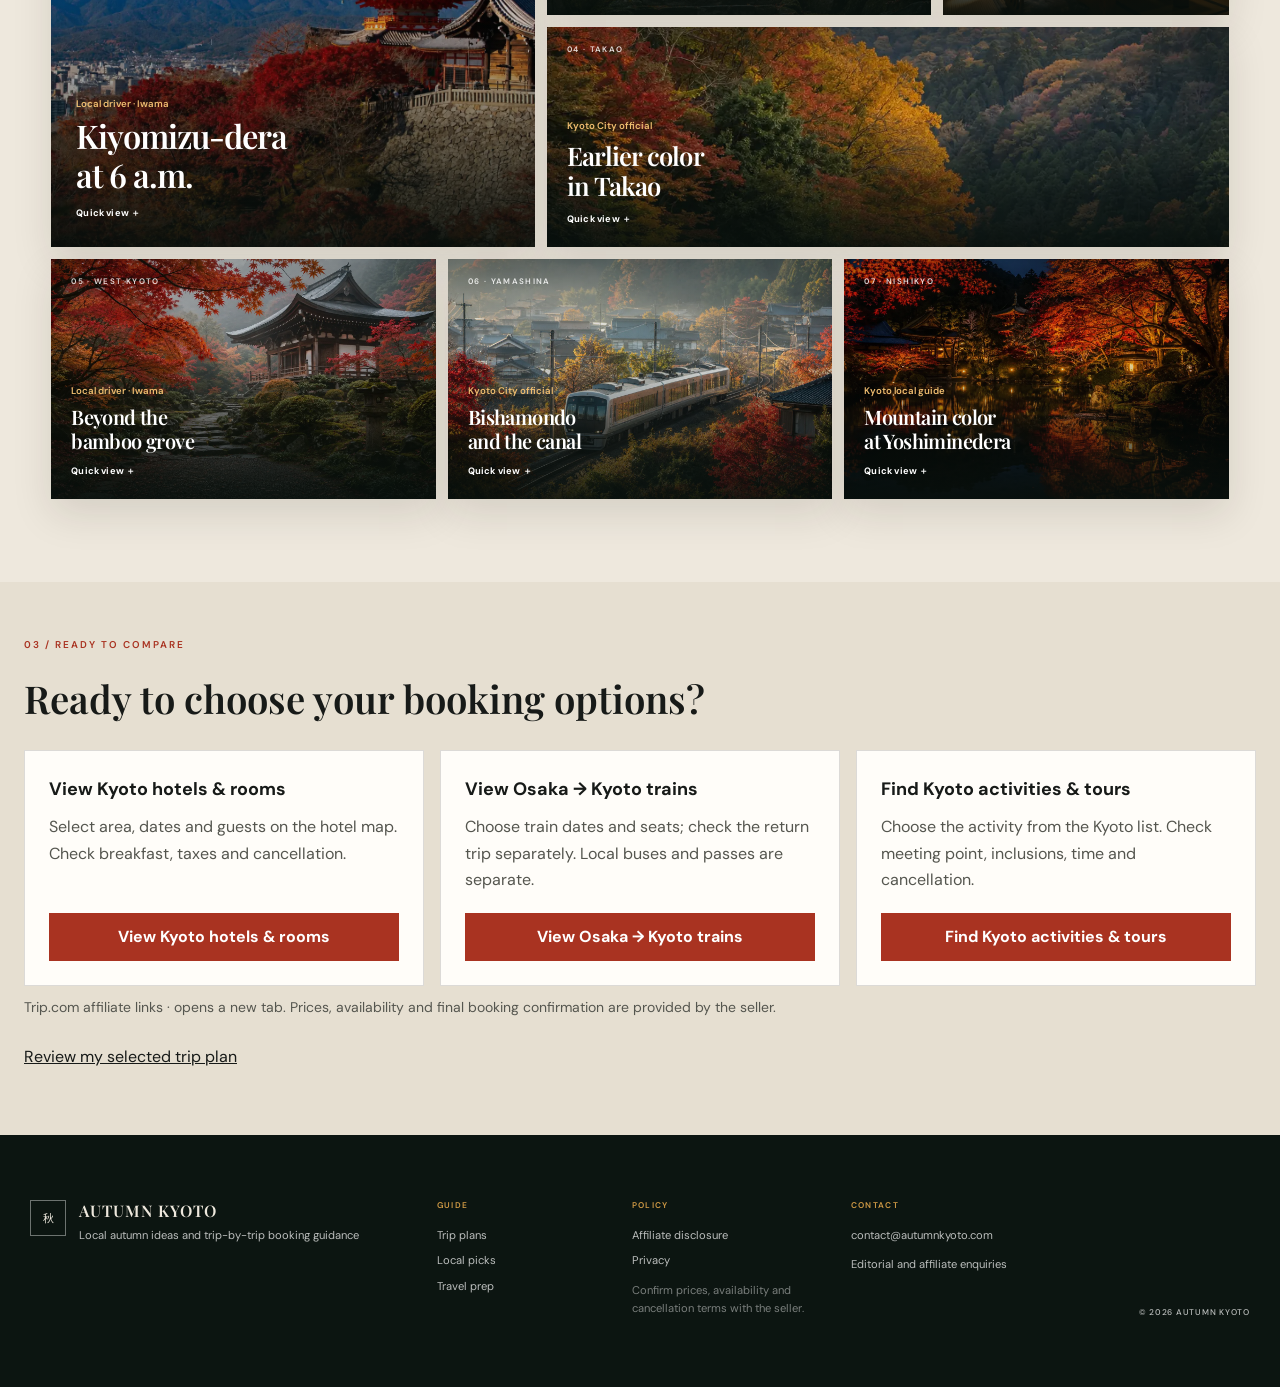
<file: index-en.html>
<!doctype html>
<html lang="en">
<head>
  <meta charset="UTF-8" />
  <meta name="viewport" content="width=device-width, initial-scale=1" />
  <meta name="description" content="Plan an autumn trip to Kyoto with local fall-color picks and booking checklists for stays, transport and experiences." />
  <meta name="robots" content="index,follow,max-image-preview:large" />
  <meta name="theme-color" content="#14251e" />
  <link rel="canonical" href="https://autumnkyoto.com/index-en.html" />
  <link rel="alternate" hreflang="ko" href="https://autumnkyoto.com/" />
  <link rel="alternate" hreflang="en" href="https://autumnkyoto.com/index-en.html" />
  <link rel="alternate" hreflang="x-default" href="https://autumnkyoto.com/" />
  <meta property="og:type" content="website" />
  <meta property="og:locale" content="en_US" />
  <meta property="og:site_name" content="AUTUMN KYOTO" />
  <meta property="og:title" content="Kyoto in Autumn | Local Fall Picks & Booking Guide" />
  <meta property="og:description" content="Compare Kyoto itineraries, stays, transport and experiences, then discover seven quieter autumn places recommended by local sources." />
  <meta property="og:url" content="https://autumnkyoto.com/index-en.html" />
  <meta property="og:image" content="https://autumnkyoto.com/kyoto-autumn-share.jpg" />
  <meta name="twitter:card" content="summary_large_image" />
  <title>Kyoto in Autumn | Local Fall Picks & Booking Guide</title>
  <link rel="preconnect" href="https://fonts.googleapis.com" />
  <link rel="preconnect" href="https://fonts.gstatic.com" crossorigin />
  <link href="https://fonts.googleapis.com/css2?family=DM+Sans:wght@400;500;600;700&amp;family=Playfair+Display:wght@500;600;700&amp;display=swap" rel="preload" as="style" onload="this.onload=null;this.rel='stylesheet'" />
  <link rel="stylesheet" href="styles.css?v=20261003-2" />
  <script type="application/ld+json">{"@context":"https://schema.org","@type":"WebPage","name":"Kyoto in Autumn | Local Fall Picks & Booking Guide","url":"https://autumnkyoto.com/index-en.html","description":"An English-language autumn Kyoto itinerary and booking guide.","inLanguage":"en","dateModified":"2026-08-20","isPartOf":{"@type":"WebSite","name":"AUTUMN KYOTO","url":"https://autumnkyoto.com/"}}</script>
</head>
<body class="lang-en">
  <header class="site-header">
    <a class="brand" href="#top" aria-label="AUTUMN KYOTO home"><span class="brand-mark">秋</span><span><strong>AUTUMN KYOTO</strong><small>BOOKING EDIT</small></span></a>
    <button class="menu-toggle" type="button" aria-expanded="false" aria-controls="site-nav"><i></i><i></i><span class="sr-only">Open menu</span></button>
    <nav id="site-nav" aria-label="Main navigation"><a href="#book">Trip plans</a><a href="#local">Local picks</a><a href="kyoto-autumn-guide-en.html">Travel prep</a><span class="language-switch" aria-label="Choose language"><a href="index.html?lang=ko" lang="ko">[한국어]</a><a class="active" href="index-en.html?lang=en" lang="en" aria-current="page">[ENG]</a></span><a class="nav-cta" href="#book">Start planning <span>↘</span></a></nav>
  </header>

  <main id="top">
    <section class="hero">
      <picture class="hero-photo"><source media="(max-width: 680px)" srcset="kyoto-autumn-hero-720-v2.webp" /><img src="kyoto-autumn-hero.webp" width="1672" height="941" fetchpriority="high" decoding="async" alt="Autumn scenery in Kyoto" /></picture><div class="hero-shade"></div><div class="hero-lines"></div>
      <div class="hero-content"><p class="eyebrow"><span></span>AUTUMN KYOTO · BOOKING GUIDE</p><h1>Kyoto in autumn.<br /><em>Your booking edit.</em></h1><p>From a day trip to four days.<br />Compare only the stays, transport and experiences your plan needs.</p><div class="hero-actions"><a class="button hero-button" href="#book">Build my trip <span>↓</span></a><a href="#local" class="plain-link">See local autumn picks <span>→</span></a></div></div>
      <div class="hero-proof"><div><strong>4</strong><span>trip lengths</span></div><div><strong>3</strong><span>booking priorities</span></div><div><strong>1</strong><span>comparison view</span></div></div>
      <div class="hero-coordinate">KYOTO, JAPAN<br />35.0116° N · 135.7681° E</div>
    </section>

    <section class="booking-shell" id="book">
      <div class="booking-top"><div><p class="section-no">01 / CHOOSE YOUR PLAN</p><h2>Choose your trip length.<br /><em>See only what to book.</em></h2></div><div class="booking-top-copy"><span class="status-dot"></span><p>Prices and availability update on the seller's site. For peak dates, consider reserving flexible or free-cancellation options first.</p></div></div>

      <div class="duration-tabs" role="tablist" aria-label="Choose trip length">
        <button class="duration-tab active" role="tab" aria-selected="true" data-duration="day"><span>01</span><strong>Day trip</strong><small>No hotel</small><b>Selected</b></button>
        <button class="duration-tab" role="tab" aria-selected="false" data-duration="1n2d"><span>02</span><strong>2 days</strong><small>1 night</small><b>Select</b></button>
        <button class="duration-tab" role="tab" aria-selected="false" data-duration="2n3d"><span>03</span><strong>3 days</strong><small>2 nights</small><b>Select</b></button>
        <button class="duration-tab" role="tab" aria-selected="false" data-duration="3n4d"><span>04</span><strong>4 days</strong><small>3 nights</small><b>Select</b></button>
      </div>
      <div class="booking-choice"><h3>What do you need for this trip?</h3><p>Hotel for overnight stays · train search for arriving from Osaka · activities for a timed experience. Each item opens the existing Trip.com search or activity list.</p><nav id="booking-shortcuts" aria-label="Quick links to booking options"></nav></div>
      <div class="plan-dashboard" aria-live="polite">
        <aside class="plan-overview"><div class="overview-top"><p id="plan-label">DAY TRIP · EAST KYOTO</p><span id="plan-number">01</span></div><h3 id="plan-title">East Kyoto essentials</h3><p id="plan-description">A focused day linking Kiyomizu-dera, Gion and Eikando.</p><dl><div><dt>Suggested route</dt><dd id="plan-route"></dd></div><div><dt>Book first</dt><dd id="plan-priority"></dd></div><div><dt>Check before paying</dt><dd id="plan-check"></dd></div></dl><div class="overview-image" id="plan-image"><span id="plan-image-label">HIGASHIYAMA · 08:00</span></div><button class="save-plan" type="button" id="save-plan"><span>♡</span> Save this plan</button></aside>
        <div class="booking-column"><div class="column-heading"><div><span>Booking links clicked</span><strong><b id="checked-count">0</b> / 3</strong></div><div class="progress-track"><i id="progress-bar"></i></div></div><p class="click-note">Click count only; booking completion is confirmed by the seller.</p><div class="product-list" id="product-list"></div><div class="osaka-stay-option"><div><span>KYOTO FULL?</span><strong>Stay in Osaka<br />and commute.</strong><p>Compare hotels near Umeda or Shin-Osaka for easier Kyoto access.</p></div><a id="osaka-stay-link" href="https://www.trip.com/hotels/osaka-hotels-list-219/?Allianceid=9886696&amp;SID=328568199&amp;trip_sub1=autumnkyoto_en_osaka_stay&amp;trip_sub3=D19248042" target="_blank" rel="noopener noreferrer"><small>Affiliate link</small>Compare Osaka hotels <span>↗</span></a></div><div class="affiliate-note"><span>Affiliate disclosure</span><p>Some buttons are affiliate links. AUTUMN KYOTO may earn a commission from a completed booking at no extra cost to you. <a href="affiliate-disclosure-en.html">Learn more →</a></p></div></div>
        <aside class="checkout-guide"><div class="guide-head"><span>BOOKING CHECKLIST</span><strong>Check these<br />before paying.</strong></div><ul><li><span>01</span><div><strong>Dates and guests</strong><p>Check children's age rules</p></div></li><li><span>02</span><div><strong>Free-cancellation cutoff</strong><p>Confirm the local time zone</p></div></li><li><span>03</span><div><strong>Ticket delivery</strong><p>Mobile voucher or exchange</p></div></li><li><span>04</span><div><strong>Excluded costs</strong><p>Transport, entry and meals</p></div></li></ul><div class="guide-alert"><i>!</i><p><strong>Peak autumn note</strong><br />Weekend rooms and timed activities can sell out early in November.</p></div></aside>
      </div>
    </section>

    <section class="local-edit" id="local" aria-labelledby="local-title"><div class="local-edit-head"><div><p class="section-no">02 / KYOTO LOCAL EDIT</p><h2 id="local-title">Seven autumn scenes,<br /><em>picked locally.</em></h2></div><p>Ideas drawn from Kyoto-based writers, local drivers and Kyoto City's official travel guidance. Open a card for the best time, route and a practical local note.</p></div><div class="local-card-track" aria-label="Local Kyoto autumn picks">
      <button class="local-card local-kiyomizu" type="button" data-place="kiyomizu" aria-haspopup="dialog"><span class="local-card-no">01 · HIGASHIYAMA</span><span class="local-card-copy"><small>Local driver · Iwama</small><strong>Kiyomizu-dera<br />at 6 a.m.</strong><b>Quick view ＋</b></span></button>
      <button class="local-card local-east" type="button" data-place="east" aria-haspopup="dialog"><span class="local-card-no">02 · EAST KYOTO</span><span class="local-card-copy"><small>Local driver · Iwama</small><strong>Two quiet<br />eastern temples</strong><b>Quick view ＋</b></span></button>
      <button class="local-card local-ohara" type="button" data-place="ohara" aria-haspopup="dialog"><span class="local-card-no">03 · OHARA</span><span class="local-card-copy"><small>Kyoto writer · Abby</small><strong>Slow down<br />in Ohara</strong><b>Quick view ＋</b></span></button>
      <button class="local-card local-takao" type="button" data-place="takao" aria-haspopup="dialog"><span class="local-card-no">04 · TAKAO</span><span class="local-card-copy"><small>Kyoto City official</small><strong>Earlier color<br />in Takao</strong><b>Quick view ＋</b></span></button>
      <button class="local-card local-west" type="button" data-place="west" aria-haspopup="dialog"><span class="local-card-no">05 · WEST KYOTO</span><span class="local-card-copy"><small>Local driver · Iwama</small><strong>Beyond the<br />bamboo grove</strong><b>Quick view ＋</b></span></button>
      <button class="local-card local-yamashina" type="button" data-place="yamashina" aria-haspopup="dialog"><span class="local-card-no">06 · YAMASHINA</span><span class="local-card-copy"><small>Kyoto City official</small><strong>Bishamondo<br />and the canal</strong><b>Quick view ＋</b></span></button>
      <button class="local-card local-nishikyo" type="button" data-place="nishikyo" aria-haspopup="dialog"><span class="local-card-no">07 · NISHIKYO</span><span class="local-card-copy"><small>Kyoto local guide</small><strong>Mountain color<br />at Yoshiminedera</strong><b>Quick view ＋</b></span></button>
    </div></section>
  <section class="booking-return" aria-labelledby="booking-return-title"><p class="section-no">03 / READY TO COMPARE</p><h2 id="booking-return-title">Ready to choose your booking options?</h2><div class="booking-return-grid"><article><h3>View Kyoto hotels & rooms</h3><p>Select area, dates and guests on the hotel map. Check breakfast, taxes and cancellation.</p><a class="booking-cta" href="https://www.trip.com/hotels/list?city=734&amp;Allianceid=9886696&amp;SID=328568199&amp;trip_sub1=autumnkyoto_en_stay&amp;trip_sub3=D19242778" target="_blank" rel="sponsored noopener noreferrer">View Kyoto hotels & rooms</a></article><article><h3>View Osaka → Kyoto trains</h3><p>Choose train dates and seats; check the return trip separately. Local buses and passes are separate.</p><a class="booking-cta" href="https://www.trip.com/trains/tt-common/ttlist?departurecitycode=JP03869&amp;arrivalcitycode=JP00531&amp;Allianceid=9886696&amp;SID=328568199&amp;trip_sub1=autumnkyoto_en_transport&amp;trip_sub3=D19242778" target="_blank" rel="sponsored noopener noreferrer">View Osaka → Kyoto trains</a></article><article><h3>Find Kyoto activities & tours</h3><p>Choose the activity from the Kyoto list. Check meeting point, inclusions, time and cancellation.</p><a class="booking-cta" href="https://www.trip.com/things-to-do/experiences/kyoto/?Allianceid=9886696&amp;SID=328568199&amp;trip_sub1=autumnkyoto_en_experience&amp;trip_sub3=D19242778" target="_blank" rel="sponsored noopener noreferrer">Find Kyoto activities & tours</a></article></div><p class="seller-note">Trip.com affiliate links · opens a new tab. Prices, availability and final booking confirmation are provided by the seller.</p><a class="return-plan-link" href="#book">Review my selected trip plan</a></section>
</main>

  <div class="place-modal" id="place-modal" hidden><div class="place-modal-backdrop" data-modal-close></div><section class="place-modal-panel" role="dialog" aria-modal="true" aria-labelledby="place-modal-title"><button class="place-modal-close" type="button" data-modal-close aria-label="Close place details">×</button><div class="place-modal-image" id="place-modal-image" role="img"></div><div class="place-modal-content"><p class="place-modal-kicker" id="place-modal-kicker"></p><h2 id="place-modal-title"></h2><p class="place-modal-intro" id="place-modal-intro"></p><dl class="place-modal-facts"><div><dt>Best time</dt><dd id="place-modal-time"></dd></div><div><dt>Suggested walk</dt><dd id="place-modal-route"></dd></div><div><dt>Local note</dt><dd id="place-modal-tip"></dd></div></dl><section class="local-booking" id="place-modal-booking" aria-label="Related booking options"></section><div class="place-modal-bottom"><p>Confirm opening hours, transport and special events on the official site before visiting.</p><a id="place-modal-link" href="#" target="_blank" rel="noopener noreferrer">Open official guide ↗</a></div></div></section></div>
  <div class="booking-toast" id="booking-toast" role="status" aria-live="polite">Confirm booking completion on the seller’s site.</div>
  <footer><div class="footer-brand"><span>秋</span><div><strong>AUTUMN KYOTO</strong><p>Local autumn ideas and trip-by-trip booking guidance</p></div></div><div class="footer-links"><strong>GUIDE</strong><a href="#book">Trip plans</a><a href="#local">Local picks</a><a href="kyoto-autumn-guide-en.html">Travel prep</a></div><div class="footer-links"><strong>POLICY</strong><a href="affiliate-disclosure-en.html">Affiliate disclosure</a><a href="privacy-en.html">Privacy</a><p>Confirm prices, availability and cancellation terms with the seller.</p></div><div class="footer-links footer-contact"><strong>CONTACT</strong><a href="mailto:contact@autumnkyoto.com">contact@autumnkyoto.com</a><p>Editorial and affiliate enquiries</p></div><p class="copyright">© <span id="year"></span> AUTUMN KYOTO</p></footer>
  <script src="booking-details.js?v=20261003-1"></script>
  <script src="script-en.js?v=20261003-1"></script>
</body>
</html>
</file>
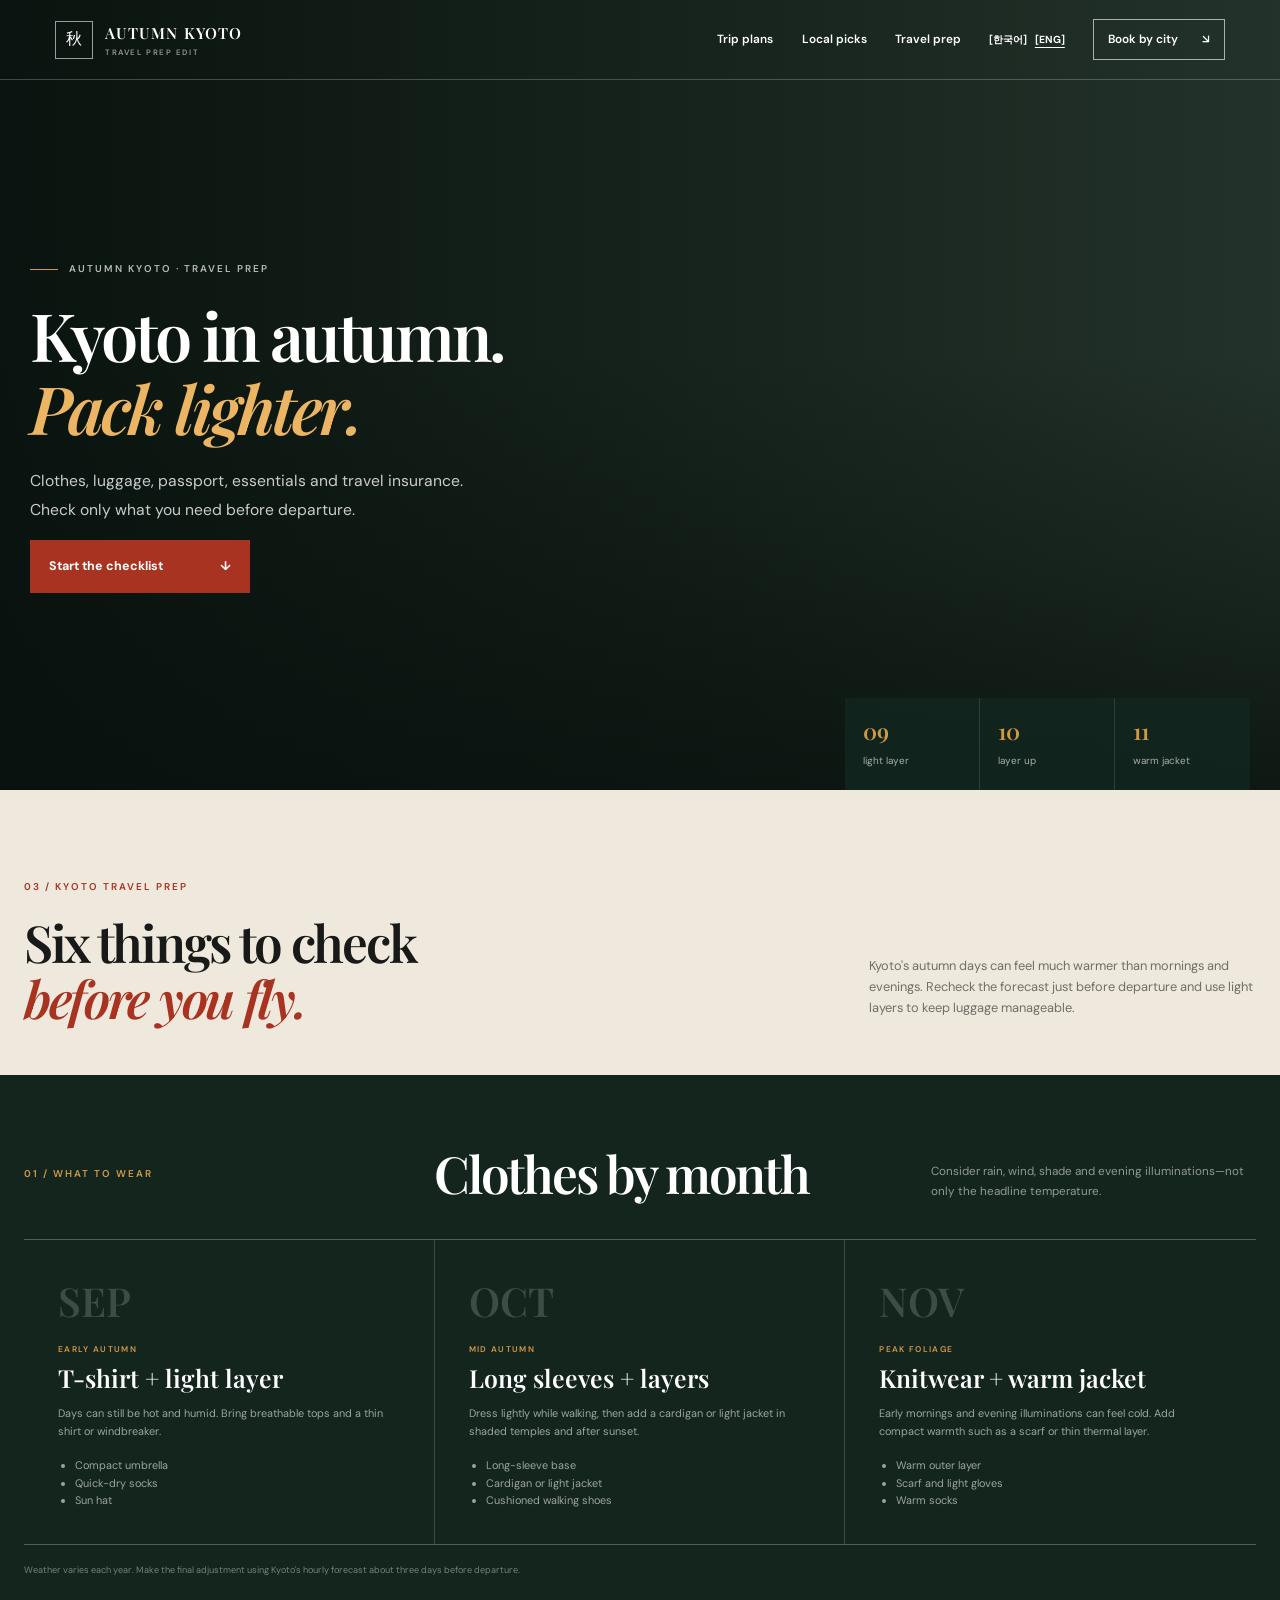
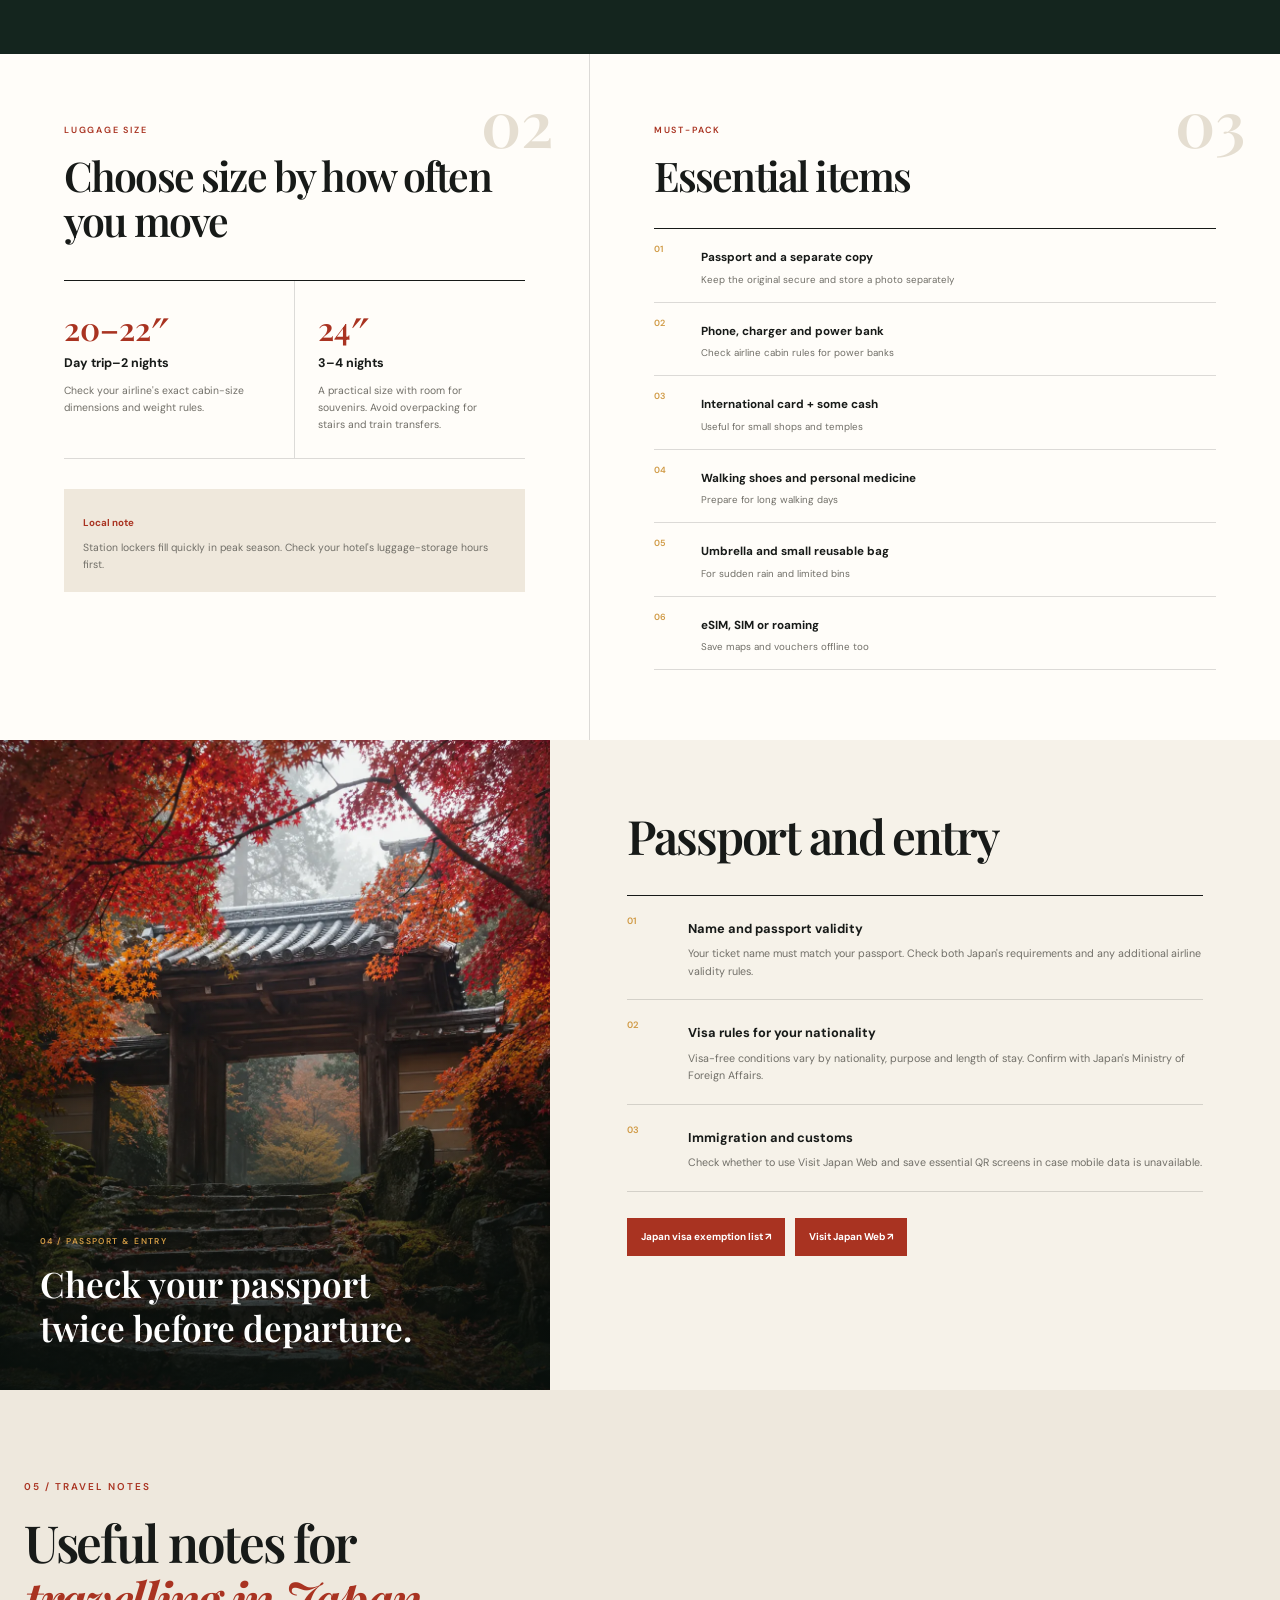
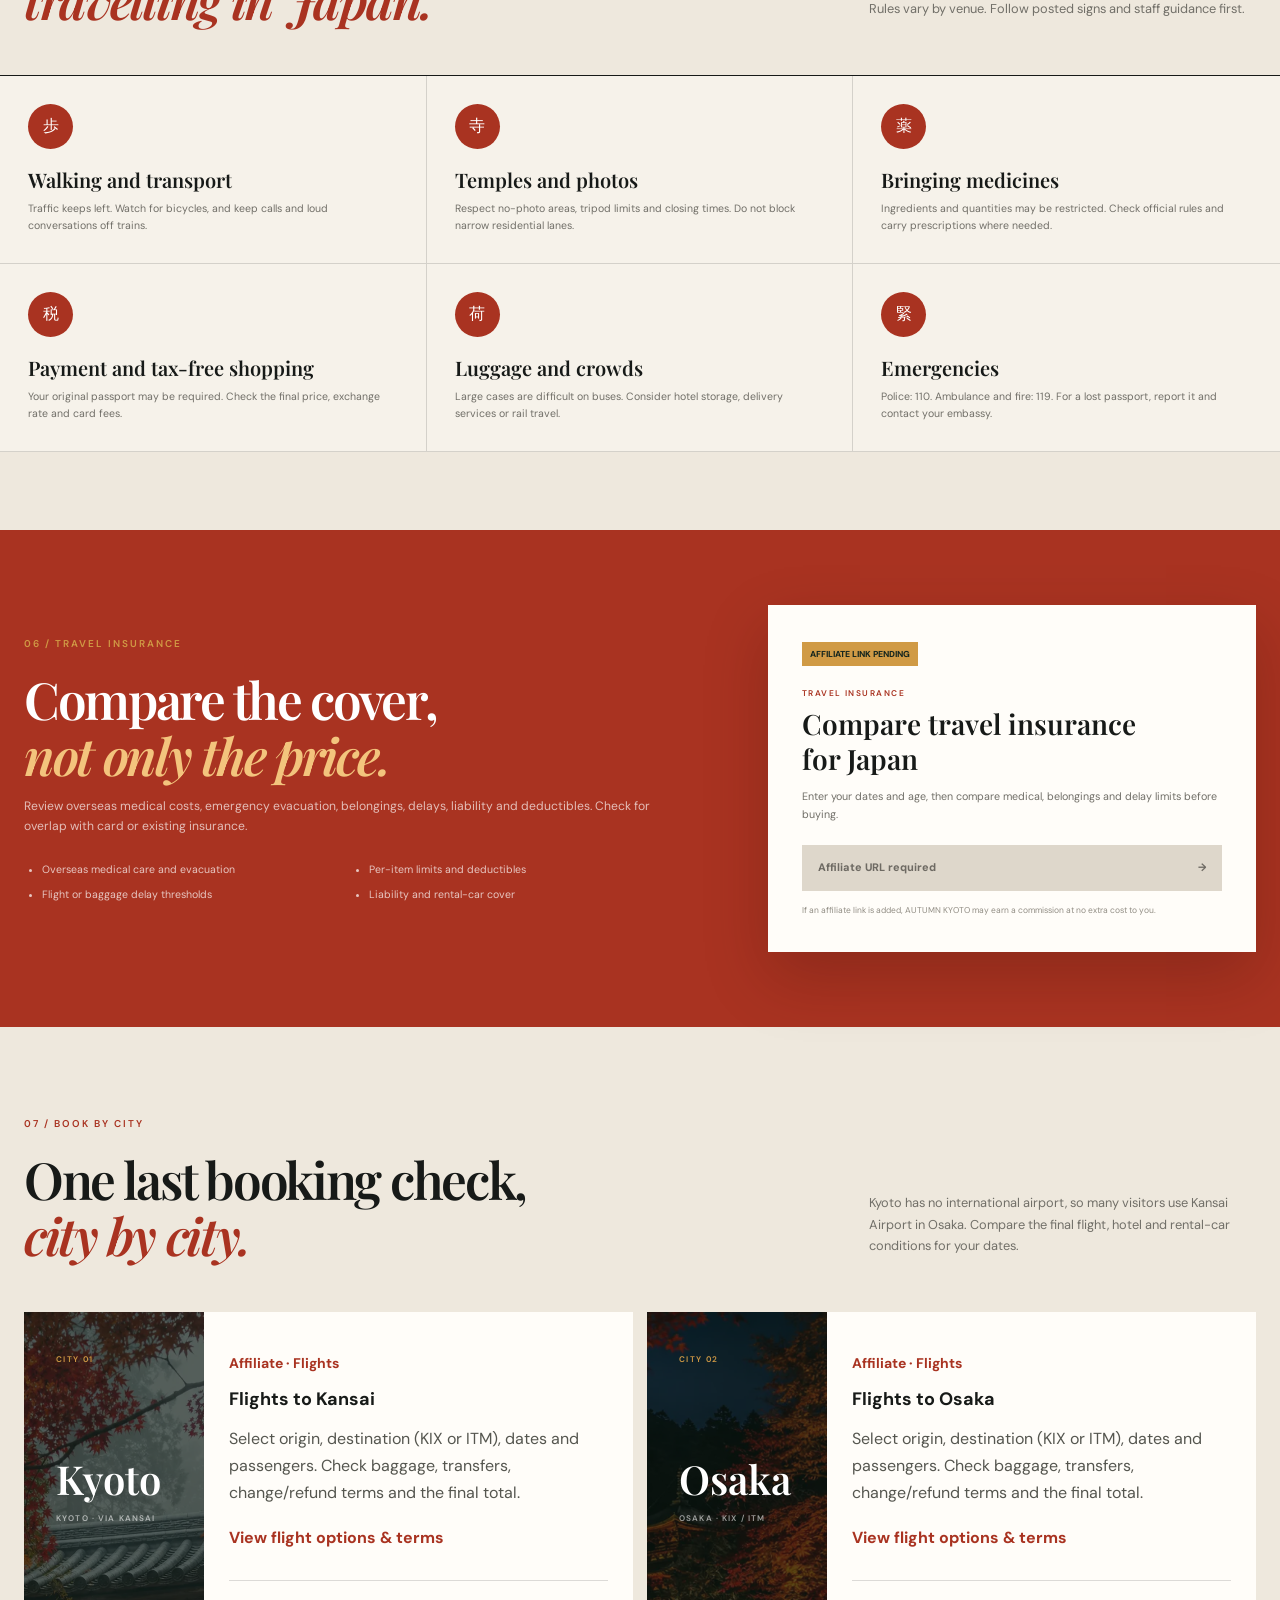
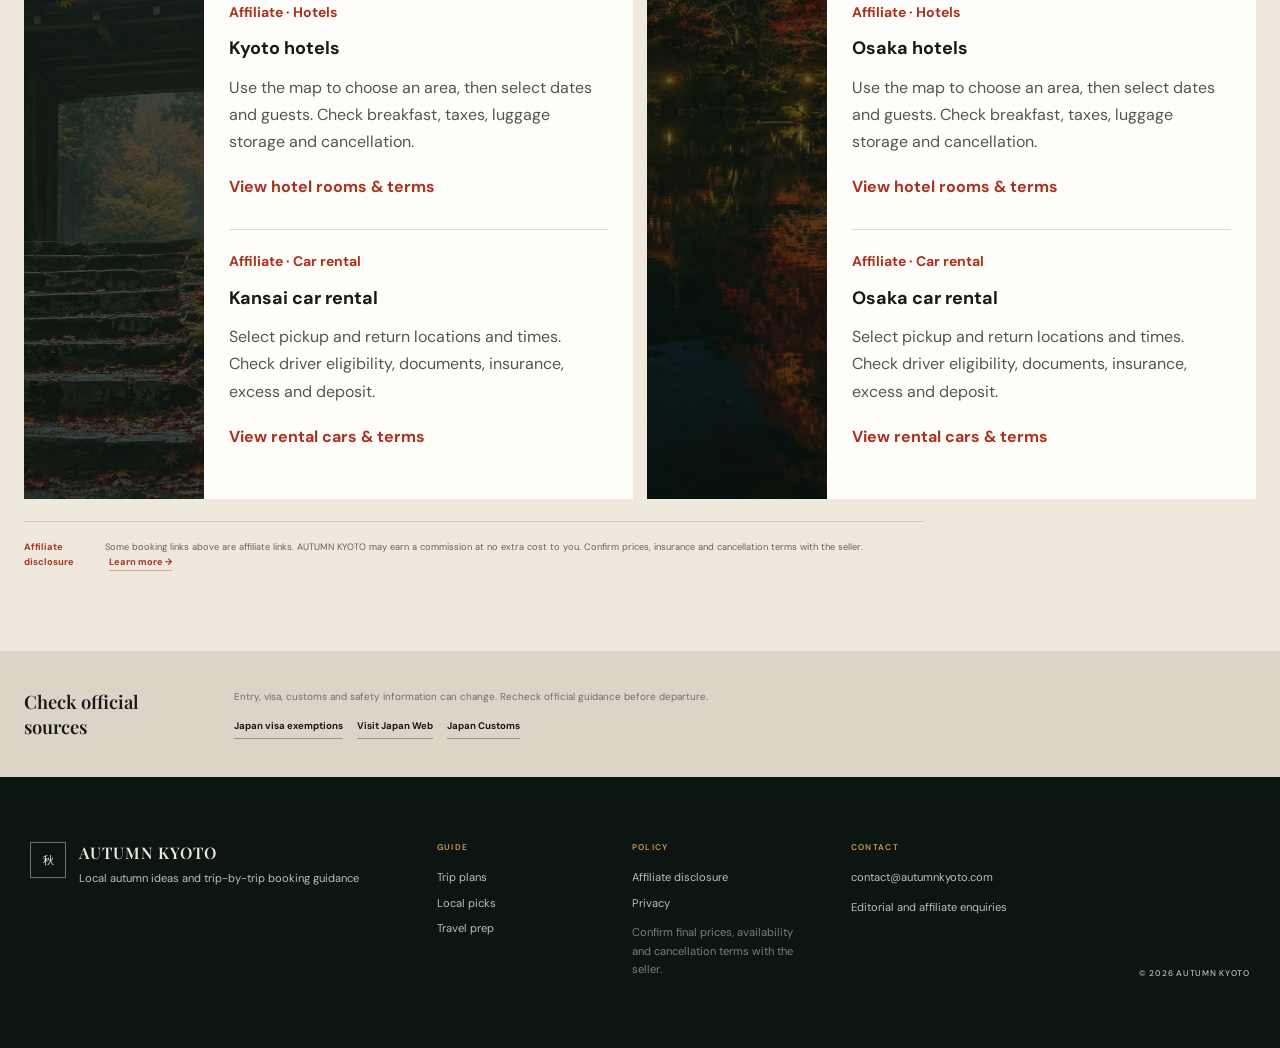
<file: kyoto-autumn-guide-en.html>
<!doctype html>
<html lang="en">
<head>
  <meta charset="UTF-8" />
  <meta name="viewport" content="width=device-width, initial-scale=1" />
  <meta name="description" content="Autumn Kyoto packing guide: what to wear in September, October and November, luggage size, passport, essentials, travel etiquette and insurance." />
  <meta name="robots" content="index,follow,max-image-preview:large" />
  <meta name="theme-color" content="#14251e" />
  <link rel="canonical" href="https://autumnkyoto.com/kyoto-autumn-guide-en.html" />
  <link rel="alternate" hreflang="ko" href="https://autumnkyoto.com/kyoto-autumn-guide.html" />
  <link rel="alternate" hreflang="en" href="https://autumnkyoto.com/kyoto-autumn-guide-en.html" />
  <link rel="alternate" hreflang="x-default" href="https://autumnkyoto.com/kyoto-autumn-guide.html" />
  <meta property="og:type" content="article" /><meta property="og:locale" content="en_US" /><meta property="og:site_name" content="AUTUMN KYOTO" /><meta property="og:title" content="Autumn Kyoto Packing Guide | Clothes, Luggage, Passport & Insurance" /><meta property="og:description" content="A practical checklist for clothes, luggage, passport, essentials, travel notes and insurance before an autumn trip to Kyoto." /><meta property="og:url" content="https://autumnkyoto.com/kyoto-autumn-guide-en.html" /><meta property="og:image" content="https://autumnkyoto.com/kyoto-arashiyama-share.jpg" />
  <meta name="twitter:card" content="summary_large_image" />
  <title>Autumn Kyoto Packing Guide | Clothes, Luggage, Passport & Insurance</title>
  <link rel="preconnect" href="https://fonts.googleapis.com" /><link rel="preconnect" href="https://fonts.gstatic.com" crossorigin /><link href="https://fonts.googleapis.com/css2?family=DM+Sans:wght@400;500;600;700&amp;family=Playfair+Display:wght@500;600;700&amp;display=swap" rel="preload" as="style" onload="this.onload=null;this.rel='stylesheet'" /><link rel="stylesheet" href="styles.css?v=20261003-2" />
  <script type="application/ld+json">{"@context":"https://schema.org","@type":"Article","headline":"Autumn Kyoto Packing Guide","description":"Clothes, luggage, passport, essentials, travel notes and insurance for Kyoto in autumn.","dateModified":"2026-08-20","inLanguage":"en","mainEntityOfPage":"https://autumnkyoto.com/kyoto-autumn-guide-en.html","publisher":{"@type":"Organization","name":"AUTUMN KYOTO"}}</script>
</head>
<body class="prep-page">
  <header class="site-header"><a class="brand" href="index-en.html" aria-label="AUTUMN KYOTO home"><span class="brand-mark">秋</span><span><strong>AUTUMN KYOTO</strong><small>TRAVEL PREP EDIT</small></span></a><button class="menu-toggle" type="button" aria-expanded="false" aria-controls="site-nav"><i></i><i></i><span class="sr-only">Open menu</span></button><nav id="site-nav" aria-label="Main navigation"><a href="index-en.html#book">Trip plans</a><a href="index-en.html#local">Local picks</a><a href="#packing" aria-current="page">Travel prep</a><span class="language-switch" aria-label="Choose language"><a href="kyoto-autumn-guide.html?lang=ko" lang="ko">[한국어]</a><a class="active" href="kyoto-autumn-guide-en.html?lang=en" lang="en" aria-current="page">[ENG]</a></span><a class="nav-cta" href="#city-booking">Book by city <span>↘</span></a></nav></header>
  <main>
    <section class="prep-hero"><picture class="prep-hero-photo"><source media="(max-width: 680px)" srcset="kyoto-arashiyama-720.webp" /><img src="kyoto-arashiyama.webp" width="1122" height="1402" fetchpriority="high" decoding="async" alt="Autumn leaves in Arashiyama, Kyoto" /></picture><div class="prep-hero-shade"></div><div class="prep-hero-copy"><p class="eyebrow"><span></span>AUTUMN KYOTO · TRAVEL PREP</p><h1>Kyoto in autumn.<br /><em>Pack lighter.</em></h1><p>Clothes, luggage, passport, essentials and travel insurance.<br />Check only what you need before departure.</p><a class="button hero-button" href="#packing">Start the checklist <span>↓</span></a></div><div class="prep-hero-index"><div><strong>09</strong><span>light layer</span></div><div><strong>10</strong><span>layer up</span></div><div><strong>11</strong><span>warm jacket</span></div></div></section>
    <section class="prep-intro" id="packing"><div><p class="section-no">03 / KYOTO TRAVEL PREP</p><h2>Six things to check<br /><em>before you fly.</em></h2></div><p>Kyoto's autumn days can feel much warmer than mornings and evenings. Recheck the forecast just before departure and use light layers to keep luggage manageable.</p></section>
    <section class="month-wear" aria-labelledby="wear-title"><div class="month-wear-head"><p class="section-no light">01 / WHAT TO WEAR</p><h2 id="wear-title">Clothes by month</h2><p>Consider rain, wind, shade and evening illuminations—not only the headline temperature.</p></div><div class="month-grid"><article><span>SEP</span><small>EARLY AUTUMN</small><h3>T-shirt + light layer</h3><p>Days can still be hot and humid. Bring breathable tops and a thin shirt or windbreaker.</p><ul><li>Compact umbrella</li><li>Quick-dry socks</li><li>Sun hat</li></ul></article><article><span>OCT</span><small>MID AUTUMN</small><h3>Long sleeves + layers</h3><p>Dress lightly while walking, then add a cardigan or light jacket in shaded temples and after sunset.</p><ul><li>Long-sleeve base</li><li>Cardigan or light jacket</li><li>Cushioned walking shoes</li></ul></article><article><span>NOV</span><small>PEAK FOLIAGE</small><h3>Knitwear + warm jacket</h3><p>Early mornings and evening illuminations can feel cold. Add compact warmth such as a scarf or thin thermal layer.</p><ul><li>Warm outer layer</li><li>Scarf and light gloves</li><li>Warm socks</li></ul></article></div><p class="weather-note">Weather varies each year. Make the final adjustment using Kyoto's hourly forecast about three days before departure.</p></section>
    <section class="prep-grid-section"><article class="prep-feature luggage-card"><div class="prep-feature-no">02</div><p class="prep-kicker">LUGGAGE SIZE</p><h2>Choose size by how often you move</h2><div class="luggage-options"><div><span>20–22″</span><strong>Day trip–2 nights</strong><p>Check your airline's exact cabin-size dimensions and weight rules.</p></div><div><span>24″</span><strong>3–4 nights</strong><p>A practical size with room for souvenirs. Avoid overpacking for stairs and train transfers.</p></div></div><div class="prep-tip"><b>Local note</b><p>Station lockers fill quickly in peak season. Check your hotel's luggage-storage hours first.</p></div></article><article class="prep-feature essentials-card"><div class="prep-feature-no">03</div><p class="prep-kicker">MUST-PACK</p><h2>Essential items</h2><ul class="check-list"><li><span>01</span><div><strong>Passport and a separate copy</strong><p>Keep the original secure and store a photo separately</p></div></li><li><span>02</span><div><strong>Phone, charger and power bank</strong><p>Check airline cabin rules for power banks</p></div></li><li><span>03</span><div><strong>International card + some cash</strong><p>Useful for small shops and temples</p></div></li><li><span>04</span><div><strong>Walking shoes and personal medicine</strong><p>Prepare for long walking days</p></div></li><li><span>05</span><div><strong>Umbrella and small reusable bag</strong><p>For sudden rain and limited bins</p></div></li><li><span>06</span><div><strong>eSIM, SIM or roaming</strong><p>Save maps and vouchers offline too</p></div></li></ul></article></section>
    <section class="passport-section" aria-labelledby="passport-title"><div class="passport-photo"><div><small>04 / PASSPORT &amp; ENTRY</small><strong>Check your passport<br />twice before departure.</strong></div></div><div class="passport-copy"><h2 id="passport-title">Passport and entry</h2><div class="passport-steps"><article><span>01</span><div><strong>Name and passport validity</strong><p>Your ticket name must match your passport. Check both Japan's requirements and any additional airline validity rules.</p></div></article><article><span>02</span><div><strong>Visa rules for your nationality</strong><p>Visa-free conditions vary by nationality, purpose and length of stay. Confirm with Japan's Ministry of Foreign Affairs.</p></div></article><article><span>03</span><div><strong>Immigration and customs</strong><p>Check whether to use Visit Japan Web and save essential QR screens in case mobile data is unavailable.</p></div></article></div><div class="official-links"><a href="https://www.mofa.go.jp/j_info/visit/visa/short/novisa.html" target="_blank" rel="noopener noreferrer">Japan visa exemption list ↗</a><a href="https://www.vjw.digital.go.jp/" target="_blank" rel="noopener noreferrer">Visit Japan Web ↗</a></div></div></section>
    <section class="manners-section"><div class="manners-head"><div><p class="section-no">05 / TRAVEL NOTES</p><h2>Useful notes for<br /><em>travelling in Japan.</em></h2></div><p>Rules vary by venue. Follow posted signs and staff guidance first.</p></div><div class="manners-grid"><article><span>歩</span><h3>Walking and transport</h3><p>Traffic keeps left. Watch for bicycles, and keep calls and loud conversations off trains.</p></article><article><span>寺</span><h3>Temples and photos</h3><p>Respect no-photo areas, tripod limits and closing times. Do not block narrow residential lanes.</p></article><article><span>薬</span><h3>Bringing medicines</h3><p>Ingredients and quantities may be restricted. Check official rules and carry prescriptions where needed.</p></article><article><span>税</span><h3>Payment and tax-free shopping</h3><p>Your original passport may be required. Check the final price, exchange rate and card fees.</p></article><article><span>荷</span><h3>Luggage and crowds</h3><p>Large cases are difficult on buses. Consider hotel storage, delivery services or rail travel.</p></article><article><span>緊</span><h3>Emergencies</h3><p>Police: 110. Ambulance and fire: 119. For a lost passport, report it and contact your embassy.</p></article></div></section>
    <section class="insurance-section" id="insurance" aria-labelledby="insurance-title"><div class="insurance-copy"><p class="section-no light">06 / TRAVEL INSURANCE</p><h2 id="insurance-title">Compare the cover,<br /><em>not only the price.</em></h2><p>Review overseas medical costs, emergency evacuation, belongings, delays, liability and deductibles. Check for overlap with card or existing insurance.</p><ul><li>Overseas medical care and evacuation</li><li>Per-item limits and deductibles</li><li>Flight or baggage delay thresholds</li><li>Liability and rental-car cover</li></ul></div><aside class="insurance-affiliate-box"><span class="affiliate-label">AFFILIATE LINK PENDING</span><small>TRAVEL INSURANCE</small><strong>Compare travel insurance<br />for Japan</strong><p>Enter your dates and age, then compare medical, belongings and delay limits before buying.</p><span class="affiliate-button is-pending" aria-disabled="true">Affiliate URL required <b>→</b></span><p class="affiliate-micro">If an affiliate link is added, AUTUMN KYOTO may earn a commission at no extra cost to you.</p></aside></section>
    <section class="city-booking" id="city-booking" aria-labelledby="city-booking-title"><div class="city-booking-head"><div><p class="section-no">07 / BOOK BY CITY</p><h2 id="city-booking-title">One last booking check,<br /><em>city by city.</em></h2></div><p>Kyoto has no international airport, so many visitors use Kansai Airport in Osaka. Compare the final flight, hotel and rental-car conditions for your dates.</p></div><div class="city-booking-grid"><article class="city-card city-kyoto"><div class="city-card-title"><small>CITY 01</small><h3>Kyoto</h3><p>KYOTO · VIA KANSAI</p></div><div class="city-products"><a href="https://www.trip.com/flights/?Allianceid=9886696&amp;SID=328568199&amp;trip_sub1=autumnkyoto_en_kyoto_flight&amp;trip_sub3=D19242778" target="_blank" rel="sponsored noopener noreferrer"><small>Affiliate · Flights</small><strong>Flights to Kansai</strong><span class="city-conditions">Select origin, destination (KIX or ITM), dates and passengers. Check baggage, transfers, change/refund terms and the final total.</span><span class="city-cta">View flight options & terms</span></a><a href="https://www.trip.com/hotels/list?city=734&amp;Allianceid=9886696&amp;SID=328568199&amp;trip_sub1=autumnkyoto_en_kyoto_stay&amp;trip_sub3=D19242778" target="_blank" rel="sponsored noopener noreferrer"><small>Affiliate · Hotels</small><strong>Kyoto hotels</strong><span class="city-conditions">Use the map to choose an area, then select dates and guests. Check breakfast, taxes, luggage storage and cancellation.</span><span class="city-cta">View hotel rooms & terms</span></a><a href="https://www.trip.com/carhire/?Allianceid=9886696&amp;SID=328568199&amp;trip_sub1=autumnkyoto_en_kyoto_car&amp;trip_sub3=D19242778" target="_blank" rel="sponsored noopener noreferrer"><small>Affiliate · Car rental</small><strong>Kansai car rental</strong><span class="city-conditions">Select pickup and return locations and times. Check driver eligibility, documents, insurance, excess and deposit.</span><span class="city-cta">View rental cars & terms</span></a></div></article><article class="city-card city-osaka"><div class="city-card-title"><small>CITY 02</small><h3>Osaka</h3><p>OSAKA · KIX / ITM</p></div><div class="city-products"><a href="https://www.trip.com/flights/?Allianceid=9886696&amp;SID=328568199&amp;trip_sub1=autumnkyoto_en_osaka_flight&amp;trip_sub3=D19242778" target="_blank" rel="sponsored noopener noreferrer"><small>Affiliate · Flights</small><strong>Flights to Osaka</strong><span class="city-conditions">Select origin, destination (KIX or ITM), dates and passengers. Check baggage, transfers, change/refund terms and the final total.</span><span class="city-cta">View flight options & terms</span></a><a href="https://www.trip.com/hotels/osaka-hotels-list-219/?Allianceid=9886696&amp;SID=328568199&amp;trip_sub1=autumnkyoto_en_osaka_stay&amp;trip_sub3=D19248042" target="_blank" rel="sponsored noopener noreferrer"><small>Affiliate · Hotels</small><strong>Osaka hotels</strong><span class="city-conditions">Use the map to choose an area, then select dates and guests. Check breakfast, taxes, luggage storage and cancellation.</span><span class="city-cta">View hotel rooms & terms</span></a><a href="https://www.trip.com/carhire/?Allianceid=9886696&amp;SID=328568199&amp;trip_sub1=autumnkyoto_en_osaka_car&amp;trip_sub3=D19242778" target="_blank" rel="sponsored noopener noreferrer"><small>Affiliate · Car rental</small><strong>Osaka car rental</strong><span class="city-conditions">Select pickup and return locations and times. Check driver eligibility, documents, insurance, excess and deposit.</span><span class="city-cta">View rental cars & terms</span></a></div></article></div><div class="affiliate-note city-affiliate-note"><span>Affiliate disclosure</span><p>Some booking links above are affiliate links. AUTUMN KYOTO may earn a commission at no extra cost to you. Confirm prices, insurance and cancellation terms with the seller. <a href="affiliate-disclosure-en.html">Learn more →</a></p></div></section>
    <section class="guide-sources"><strong>Check official sources</strong><p>Entry, visa, customs and safety information can change. Recheck official guidance before departure.</p><div><a href="https://www.mofa.go.jp/j_info/visit/visa/short/novisa.html" target="_blank" rel="noopener noreferrer">Japan visa exemptions</a><a href="https://www.vjw.digital.go.jp/" target="_blank" rel="noopener noreferrer">Visit Japan Web</a><a href="https://www.customs.go.jp/english/summary/passenger.htm" target="_blank" rel="noopener noreferrer">Japan Customs</a></div></section>
  </main>
  <footer><div class="footer-brand"><span>秋</span><div><strong>AUTUMN KYOTO</strong><p>Local autumn ideas and trip-by-trip booking guidance</p></div></div><div class="footer-links"><strong>GUIDE</strong><a href="index-en.html#book">Trip plans</a><a href="index-en.html#local">Local picks</a><a href="#packing" aria-current="page">Travel prep</a></div><div class="footer-links"><strong>POLICY</strong><a href="affiliate-disclosure-en.html">Affiliate disclosure</a><a href="privacy-en.html">Privacy</a><p>Confirm final prices, availability and cancellation terms with the seller.</p></div><div class="footer-links footer-contact"><strong>CONTACT</strong><a href="mailto:contact@autumnkyoto.com">contact@autumnkyoto.com</a><p>Editorial and affiliate enquiries</p></div><p class="copyright">© 2026 AUTUMN KYOTO</p></footer><script src="guide.js?v=20260826-2"></script>
</body>
</html>
</file>
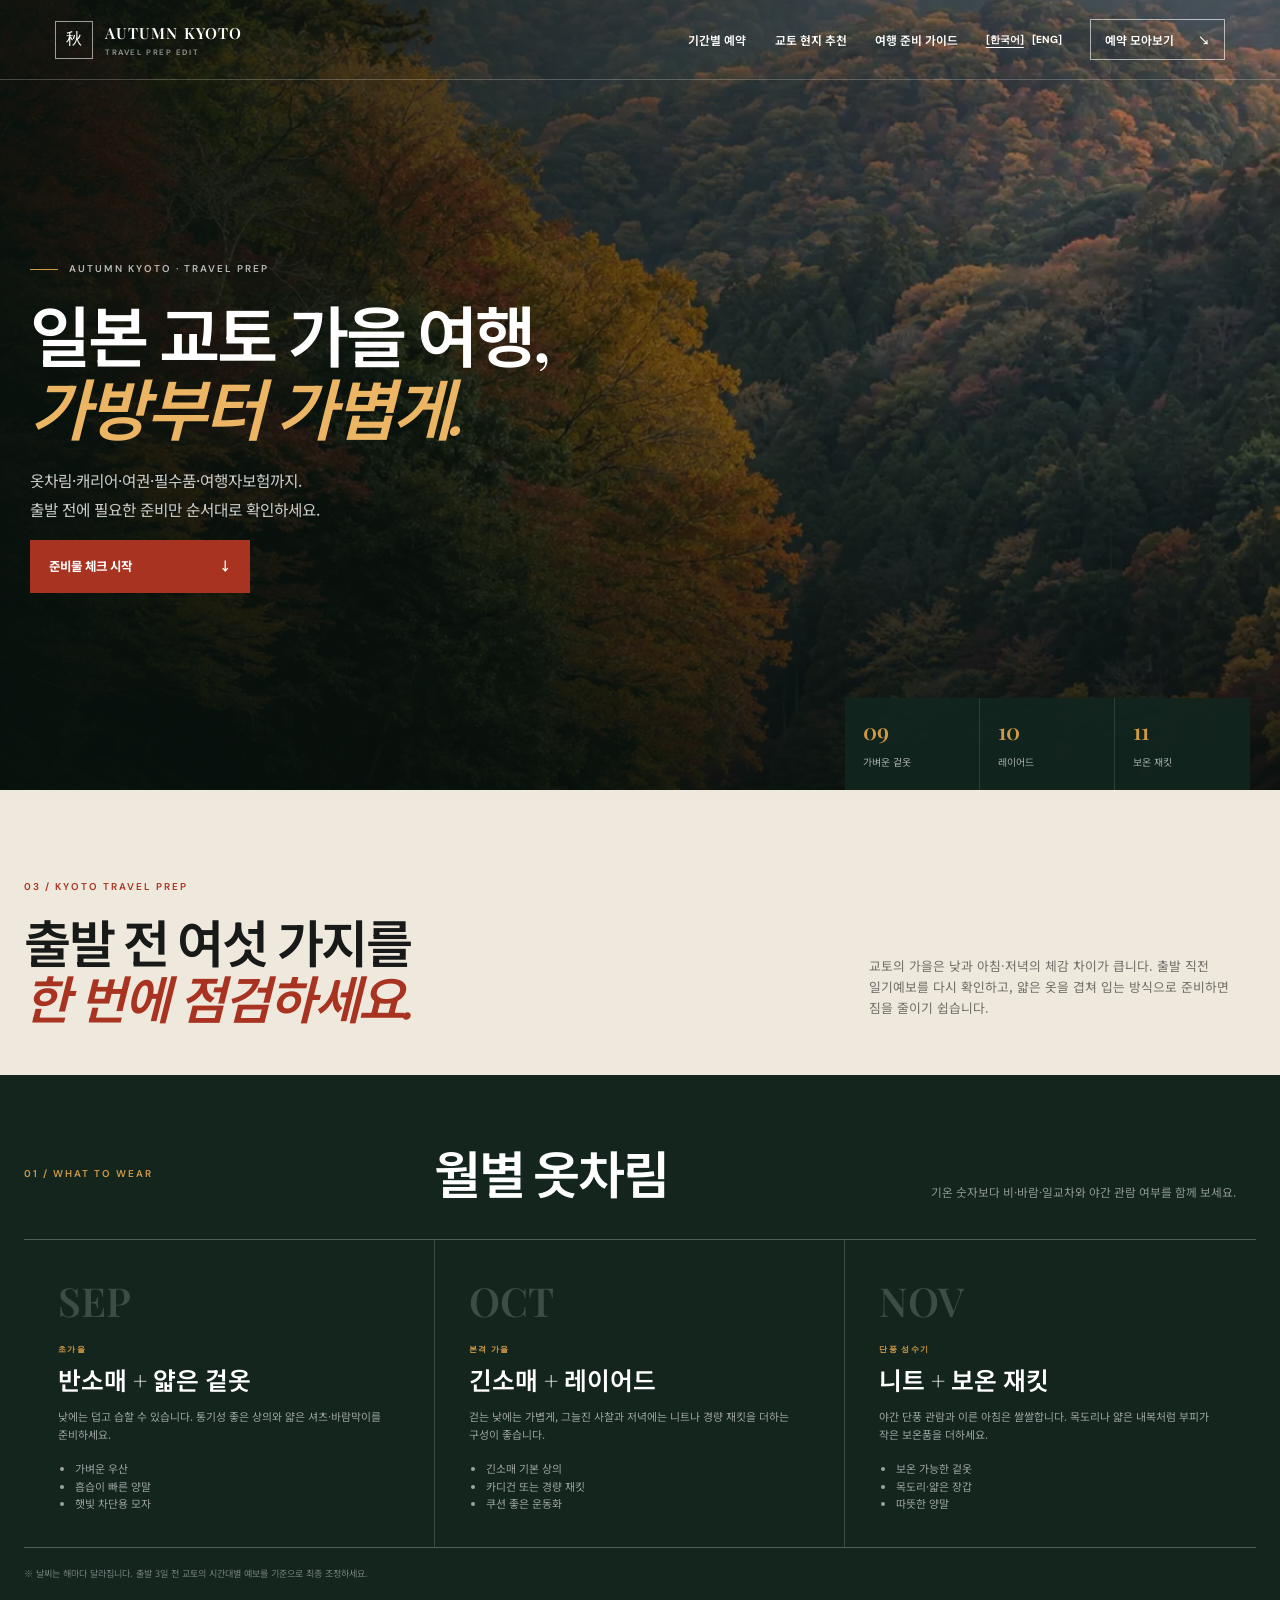
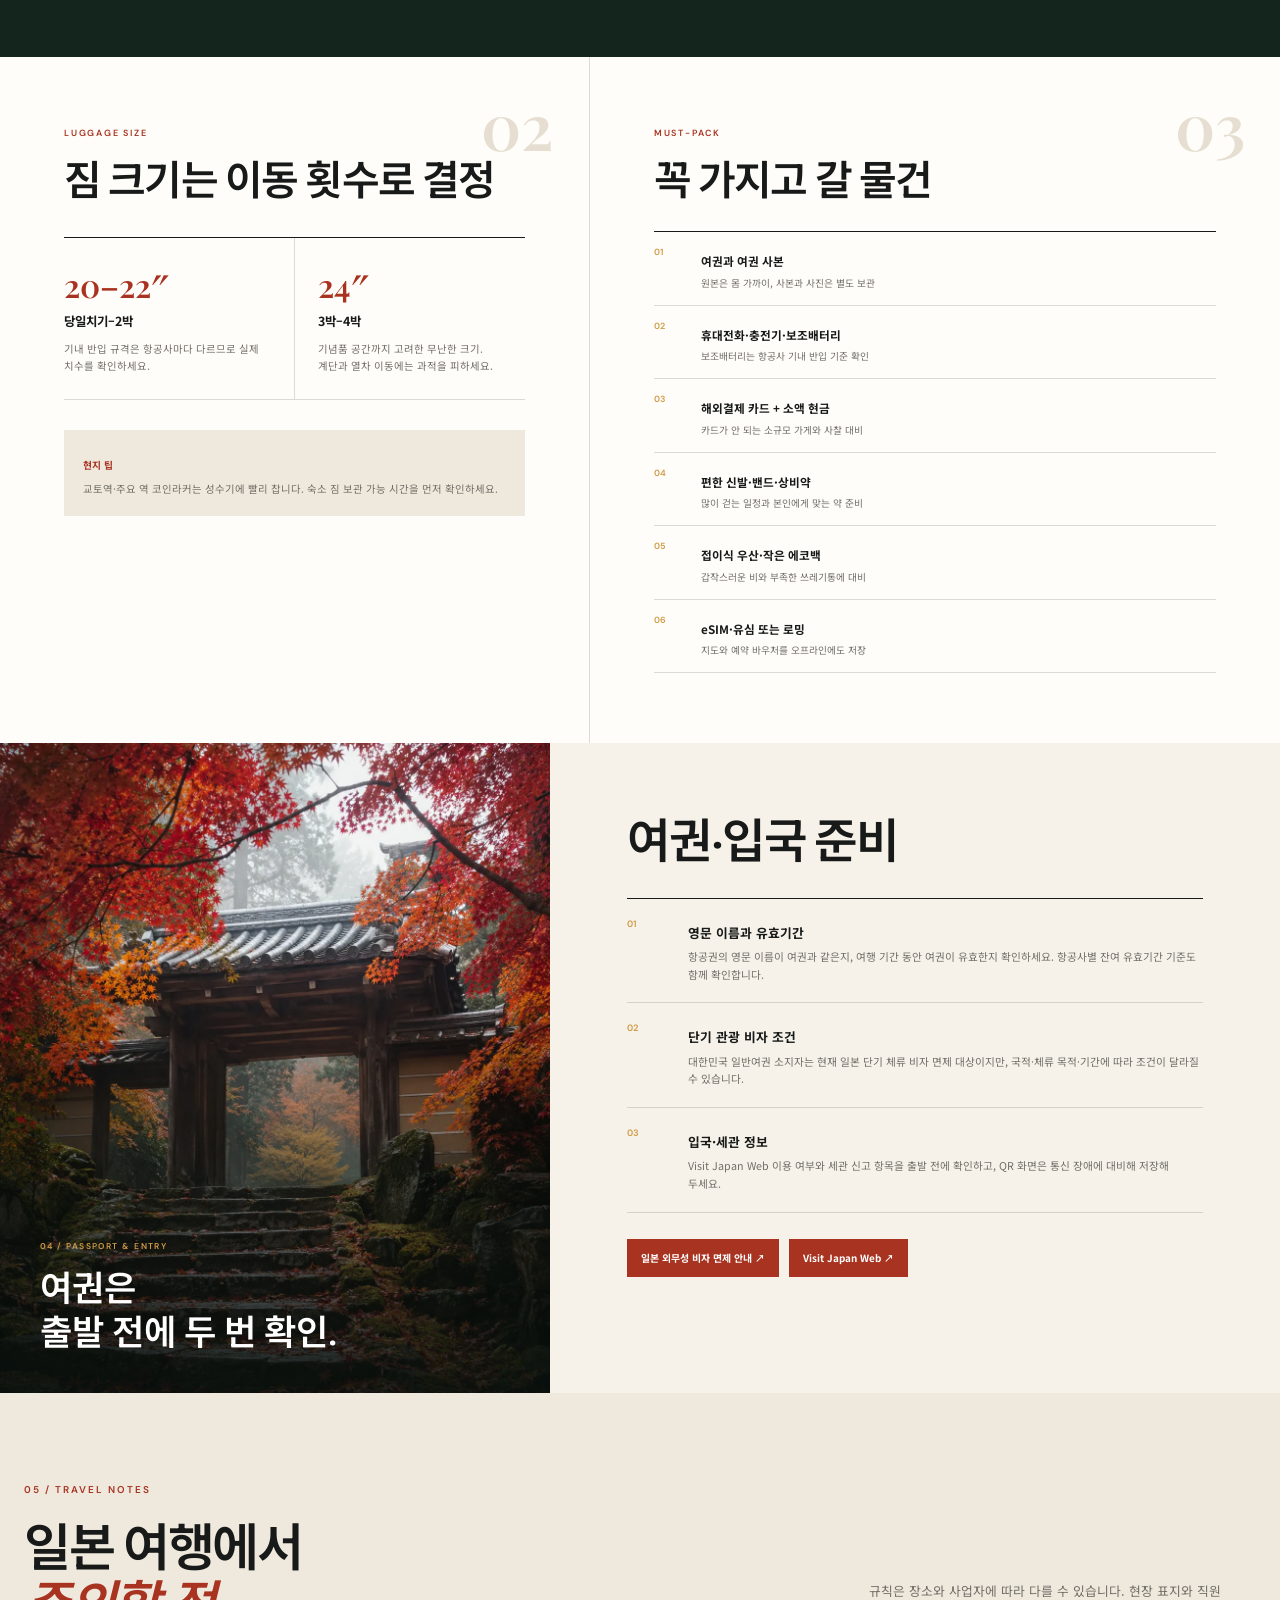
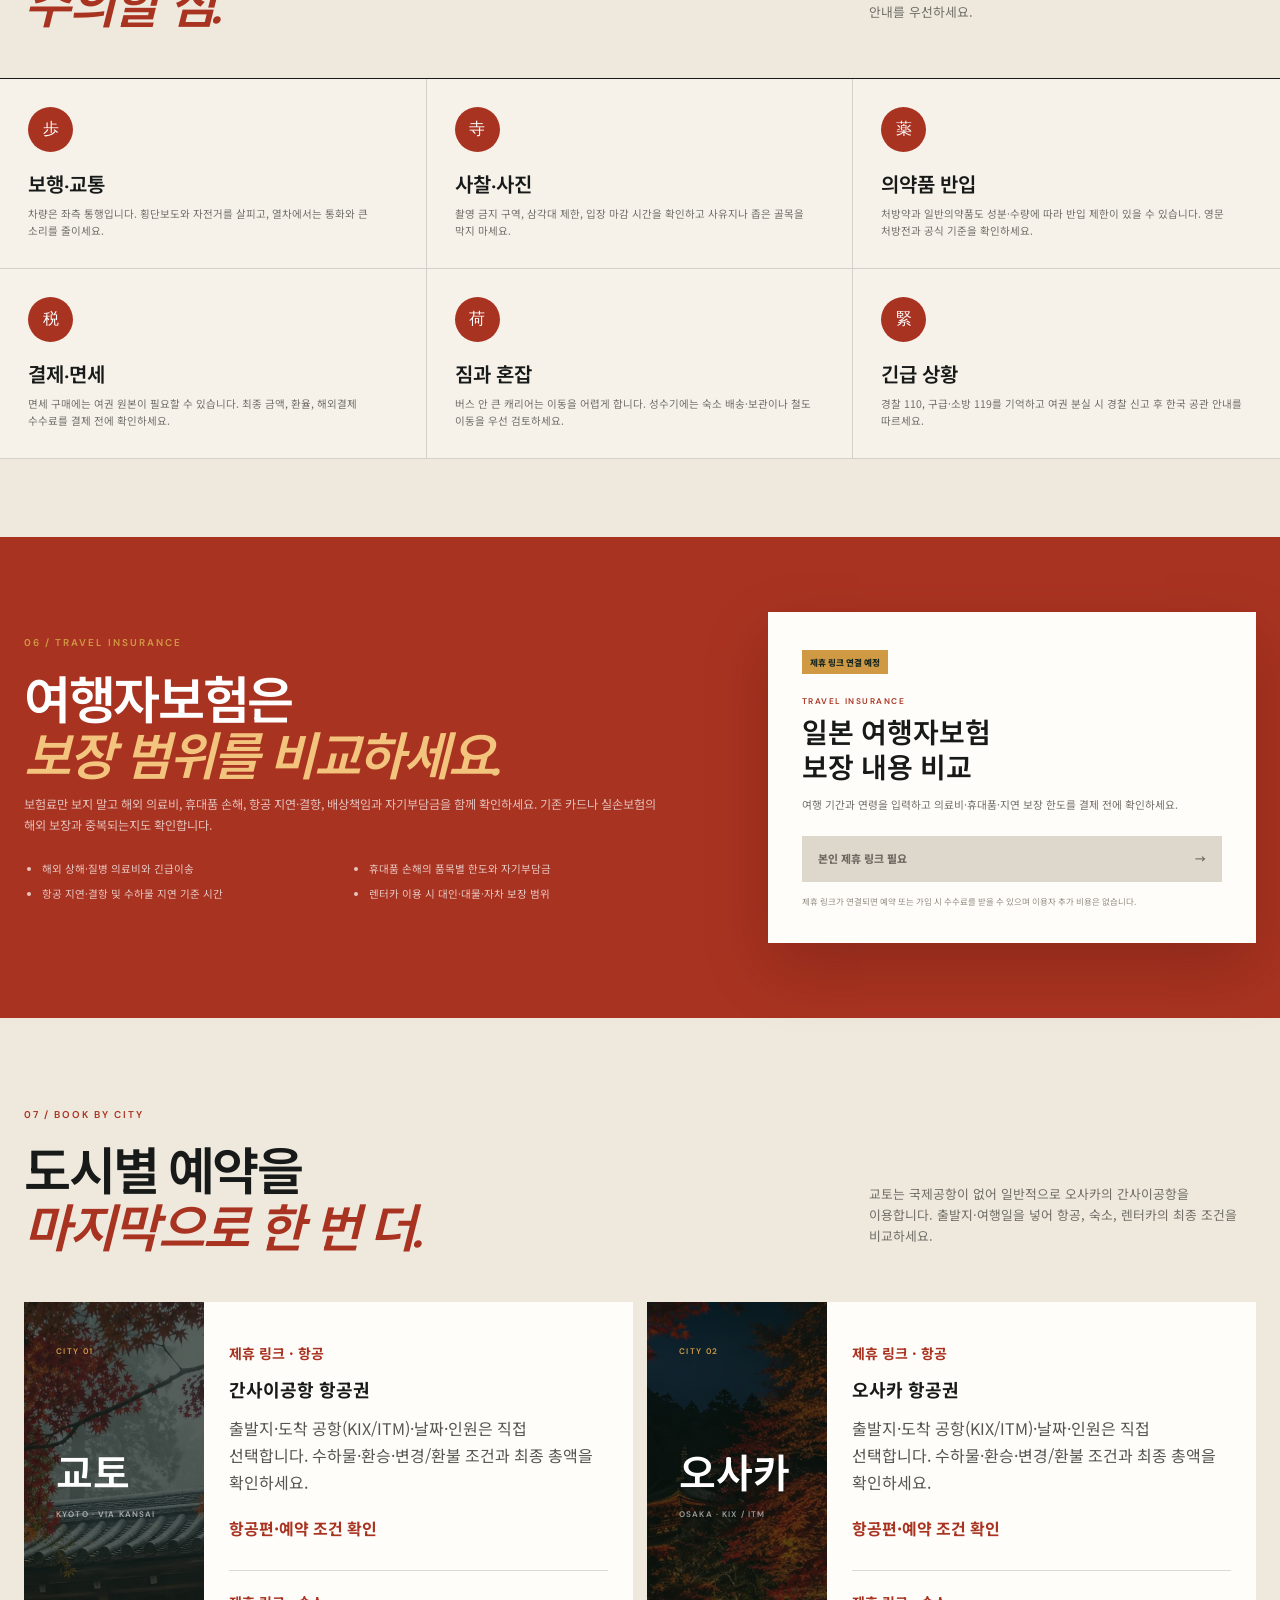
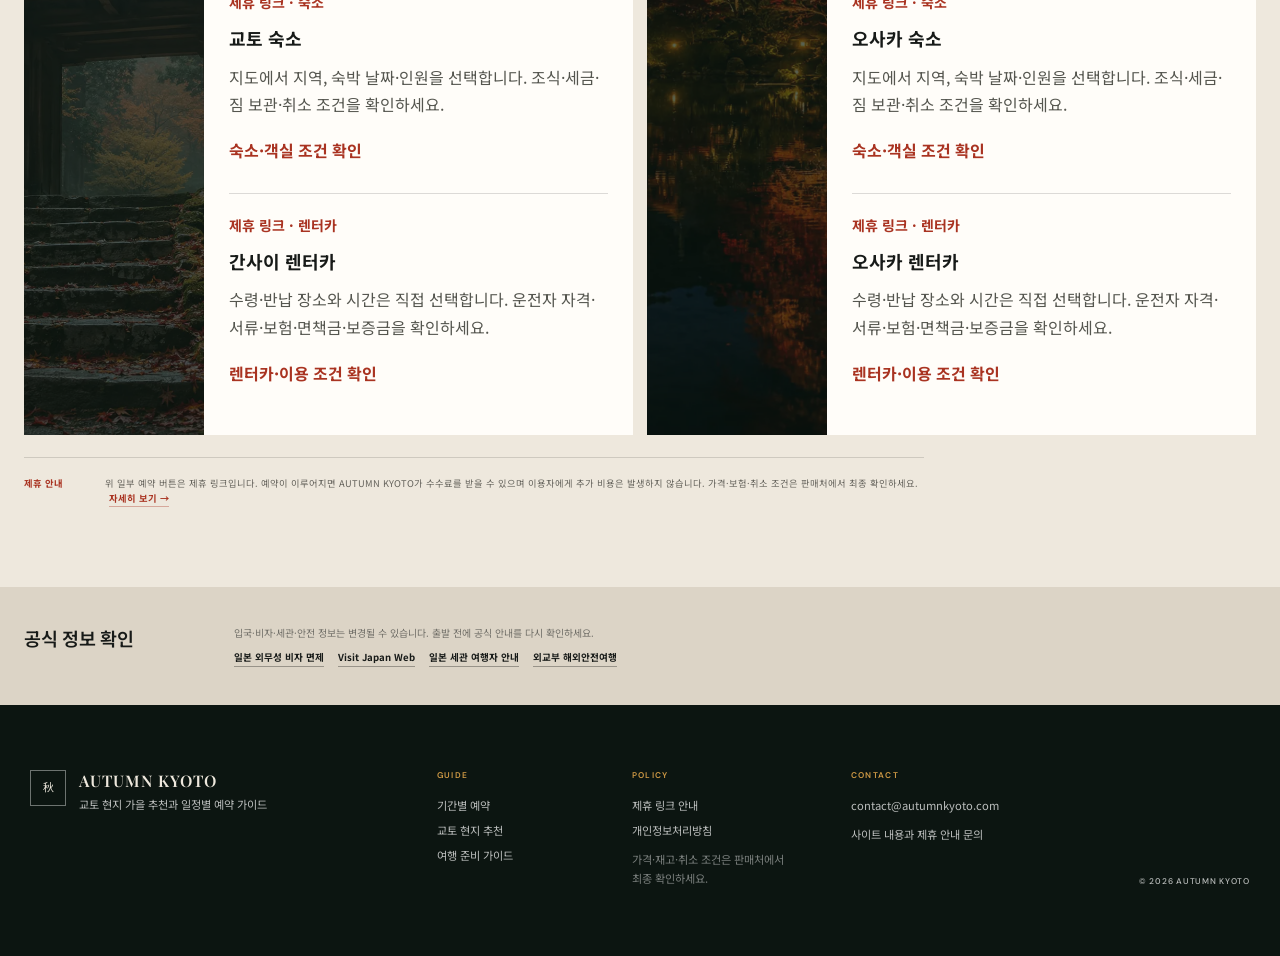
<file: kyoto-autumn-guide.html>
<!doctype html>
<html lang="ko">
<head>
  <meta charset="UTF-8" />
  <meta name="viewport" content="width=device-width, initial-scale=1" />
  <meta name="description" content="일본 교토 가을 여행 준비물 가이드. 9월·10월·11월 옷차림, 캐리어 크기, 여권과 입국 준비, 필수품, 일본 여행 주의사항, 여행자보험과 도시별 예약을 한 번에 확인하세요." />
  <meta name="robots" content="index,follow,max-image-preview:large" />
  <meta name="theme-color" content="#14251e" />
  <link rel="canonical" href="https://autumnkyoto.com/kyoto-autumn-guide.html" />
  <link rel="alternate" hreflang="ko" href="https://autumnkyoto.com/kyoto-autumn-guide.html" />
  <link rel="alternate" hreflang="en" href="https://autumnkyoto.com/kyoto-autumn-guide-en.html" />
  <link rel="alternate" hreflang="x-default" href="https://autumnkyoto.com/kyoto-autumn-guide.html" />
  <meta property="og:type" content="article" />
  <meta property="og:locale" content="ko_KR" />
  <meta property="og:site_name" content="AUTUMN KYOTO" />
  <meta property="og:title" content="일본 교토 가을 여행 준비물 가이드 | 옷·짐·여권·보험" />
  <meta property="og:description" content="교토 가을 여행에 필요한 옷, 짐 크기, 여권, 필수품, 현지 주의사항과 여행자보험 체크 기준을 출발 전 순서대로 확인하세요." />
  <meta property="og:url" content="https://autumnkyoto.com/kyoto-autumn-guide.html" />
  <meta property="og:image" content="https://autumnkyoto.com/kyoto-arashiyama-share.jpg" />
  <meta name="twitter:card" content="summary_large_image" />
  <meta name="twitter:title" content="일본 교토 가을 여행 준비물 가이드" />
  <meta name="twitter:description" content="옷차림부터 캐리어·여권·필수품·여행자보험·도시별 예약까지 한 번에 준비하세요." />
  <meta name="twitter:image" content="https://autumnkyoto.com/kyoto-arashiyama-share.jpg" />
  <title>일본 교토 가을 여행 준비물 가이드 | 옷·짐·여권·보험</title>
  <link rel="preconnect" href="https://fonts.googleapis.com" />
  <link rel="preconnect" href="https://fonts.gstatic.com" crossorigin />
  <link href="https://fonts.googleapis.com/css2?family=DM+Sans:wght@400;500;600;700&amp;family=Noto+Sans+KR:wght@400;500;600;700&amp;family=Playfair+Display:wght@500;600;700&amp;display=swap" rel="preload" as="style" onload="this.onload=null;this.rel='stylesheet'" />
  <link rel="stylesheet" href="styles.css?v=20261003-2" />
  <script type="application/ld+json">
  {
    "@context":"https://schema.org",
    "@type":"Article",
    "headline":"일본 교토 가을 여행 준비물 가이드",
    "description":"교토 가을 여행의 옷차림, 짐 크기, 여권, 필수품, 주의사항과 여행자보험 체크 가이드",
    "datePublished":"2026-08-14",
    "dateModified":"2026-08-14",
    "inLanguage":"ko-KR",
    "mainEntityOfPage":"https://autumnkyoto.com/kyoto-autumn-guide.html",
    "publisher":{"@type":"Organization","name":"AUTUMN KYOTO","url":"https://autumnkyoto.com/"}
  }
  </script>
</head>
<body class="prep-page">
  <header class="site-header">
    <a class="brand" href="index.html" aria-label="AUTUMN KYOTO 홈"><span class="brand-mark">秋</span><span><strong>AUTUMN KYOTO</strong><small>TRAVEL PREP EDIT</small></span></a>
    <button class="menu-toggle" type="button" aria-expanded="false" aria-controls="site-nav"><i></i><i></i><span class="sr-only">메뉴 열기</span></button>
    <nav id="site-nav" aria-label="주요 메뉴"><a href="index.html#book">기간별 예약</a><a href="index.html#local">교토 현지 추천</a><a href="#packing" aria-current="page">여행 준비 가이드</a><span class="language-switch" aria-label="언어 선택"><a class="active" href="kyoto-autumn-guide.html?lang=ko" lang="ko" aria-current="page">[한국어]</a><a href="kyoto-autumn-guide-en.html?lang=en" lang="en">[ENG]</a></span><a class="nav-cta" href="#city-booking">예약 모아보기 <span>↘</span></a></nav>
  </header>

  <main>
    <section class="prep-hero">
      <picture class="prep-hero-photo"><source media="(max-width: 680px)" srcset="kyoto-arashiyama-720.webp" /><img src="kyoto-arashiyama.webp" width="1122" height="1402" fetchpriority="high" decoding="async" alt="가을 단풍이 든 교토 아라시야마" /></picture>
      <div class="prep-hero-shade"></div>
      <div class="prep-hero-copy">
        <p class="eyebrow"><span></span>AUTUMN KYOTO · TRAVEL PREP</p>
        <h1>일본 교토 가을 여행,<br /><em>가방부터 가볍게.</em></h1>
        <p>옷차림·캐리어·여권·필수품·여행자보험까지.<br />출발 전에 필요한 준비만 순서대로 확인하세요.</p>
        <a class="button hero-button" href="#packing">준비물 체크 시작 <span>↓</span></a>
      </div>
      <div class="prep-hero-index"><div><strong>09</strong><span>가벼운 겉옷</span></div><div><strong>10</strong><span>레이어드</span></div><div><strong>11</strong><span>보온 재킷</span></div></div>
    </section>

    <section class="prep-intro" id="packing">
      <div><p class="section-no">03 / KYOTO TRAVEL PREP</p><h2>출발 전 여섯 가지를<br /><em>한 번에 점검하세요.</em></h2></div>
      <p>교토의 가을은 낮과 아침·저녁의 체감 차이가 큽니다. 출발 직전 일기예보를 다시 확인하고, 얇은 옷을 겹쳐 입는 방식으로 준비하면 짐을 줄이기 쉽습니다.</p>
    </section>

    <section class="month-wear" aria-labelledby="wear-title">
      <div class="month-wear-head"><p class="section-no light">01 / WHAT TO WEAR</p><h2 id="wear-title">월별 옷차림</h2><p>기온 숫자보다 비·바람·일교차와 야간 관람 여부를 함께 보세요.</p></div>
      <div class="month-grid">
        <article><span>SEP</span><small>초가을</small><h3>반소매 + 얇은 겉옷</h3><p>낮에는 덥고 습할 수 있습니다. 통기성 좋은 상의와 얇은 셔츠·바람막이를 준비하세요.</p><ul><li>가벼운 우산</li><li>흡습이 빠른 양말</li><li>햇빛 차단용 모자</li></ul></article>
        <article><span>OCT</span><small>본격 가을</small><h3>긴소매 + 레이어드</h3><p>걷는 낮에는 가볍게, 그늘진 사찰과 저녁에는 니트나 경량 재킷을 더하는 구성이 좋습니다.</p><ul><li>긴소매 기본 상의</li><li>카디건 또는 경량 재킷</li><li>쿠션 좋은 운동화</li></ul></article>
        <article><span>NOV</span><small>단풍 성수기</small><h3>니트 + 보온 재킷</h3><p>야간 단풍 관람과 이른 아침은 쌀쌀합니다. 목도리나 얇은 내복처럼 부피가 작은 보온품을 더하세요.</p><ul><li>보온 가능한 겉옷</li><li>목도리·얇은 장갑</li><li>따뜻한 양말</li></ul></article>
      </div>
      <p class="weather-note">※ 날씨는 해마다 달라집니다. 출발 3일 전 교토의 시간대별 예보를 기준으로 최종 조정하세요.</p>
    </section>

    <section class="prep-grid-section">
      <article class="prep-feature luggage-card">
        <div class="prep-feature-no">02</div><p class="prep-kicker">LUGGAGE SIZE</p><h2>짐 크기는 이동 횟수로 결정</h2>
        <div class="luggage-options"><div><span>20–22″</span><strong>당일치기–2박</strong><p>기내 반입 규격은 항공사마다 다르므로 실제 치수를 확인하세요.</p></div><div><span>24″</span><strong>3박–4박</strong><p>기념품 공간까지 고려한 무난한 크기. 계단과 열차 이동에는 과적을 피하세요.</p></div></div>
        <div class="prep-tip"><b>현지 팁</b><p>교토역·주요 역 코인라커는 성수기에 빨리 찹니다. 숙소 짐 보관 가능 시간을 먼저 확인하세요.</p></div>
      </article>

      <article class="prep-feature essentials-card">
        <div class="prep-feature-no">03</div><p class="prep-kicker">MUST-PACK</p><h2>꼭 가지고 갈 물건</h2>
        <ul class="check-list"><li><span>01</span><div><strong>여권과 여권 사본</strong><p>원본은 몸 가까이, 사본과 사진은 별도 보관</p></div></li><li><span>02</span><div><strong>휴대전화·충전기·보조배터리</strong><p>보조배터리는 항공사 기내 반입 기준 확인</p></div></li><li><span>03</span><div><strong>해외결제 카드 + 소액 현금</strong><p>카드가 안 되는 소규모 가게와 사찰 대비</p></div></li><li><span>04</span><div><strong>편한 신발·밴드·상비약</strong><p>많이 걷는 일정과 본인에게 맞는 약 준비</p></div></li><li><span>05</span><div><strong>접이식 우산·작은 에코백</strong><p>갑작스러운 비와 부족한 쓰레기통에 대비</p></div></li><li><span>06</span><div><strong>eSIM·유심 또는 로밍</strong><p>지도와 예약 바우처를 오프라인에도 저장</p></div></li></ul>
      </article>
    </section>

    <section class="passport-section" aria-labelledby="passport-title">
      <div class="passport-photo"><div><small>04 / PASSPORT &amp; ENTRY</small><strong>여권은<br />출발 전에 두 번 확인.</strong></div></div>
      <div class="passport-copy"><h2 id="passport-title">여권·입국 준비</h2><div class="passport-steps"><article><span>01</span><div><strong>영문 이름과 유효기간</strong><p>항공권의 영문 이름이 여권과 같은지, 여행 기간 동안 여권이 유효한지 확인하세요. 항공사별 잔여 유효기간 기준도 함께 확인합니다.</p></div></article><article><span>02</span><div><strong>단기 관광 비자 조건</strong><p>대한민국 일반여권 소지자는 현재 일본 단기 체류 비자 면제 대상이지만, 국적·체류 목적·기간에 따라 조건이 달라질 수 있습니다.</p></div></article><article><span>03</span><div><strong>입국·세관 정보</strong><p>Visit Japan Web 이용 여부와 세관 신고 항목을 출발 전에 확인하고, QR 화면은 통신 장애에 대비해 저장해 두세요.</p></div></article></div><div class="official-links"><a href="https://www.mofa.go.jp/j_info/visit/visa/short/novisa.html" target="_blank" rel="noopener noreferrer">일본 외무성 비자 면제 안내 ↗</a><a href="https://www.vjw.digital.go.jp/" target="_blank" rel="noopener noreferrer">Visit Japan Web ↗</a></div></div>
    </section>

    <section class="manners-section">
      <div class="manners-head"><div><p class="section-no">05 / TRAVEL NOTES</p><h2>일본 여행에서<br /><em>주의할 점.</em></h2></div><p>규칙은 장소와 사업자에 따라 다를 수 있습니다. 현장 표지와 직원 안내를 우선하세요.</p></div>
      <div class="manners-grid"><article><span>歩</span><h3>보행·교통</h3><p>차량은 좌측 통행입니다. 횡단보도와 자전거를 살피고, 열차에서는 통화와 큰 소리를 줄이세요.</p></article><article><span>寺</span><h3>사찰·사진</h3><p>촬영 금지 구역, 삼각대 제한, 입장 마감 시간을 확인하고 사유지나 좁은 골목을 막지 마세요.</p></article><article><span>薬</span><h3>의약품 반입</h3><p>처방약과 일반의약품도 성분·수량에 따라 반입 제한이 있을 수 있습니다. 영문 처방전과 공식 기준을 확인하세요.</p></article><article><span>税</span><h3>결제·면세</h3><p>면세 구매에는 여권 원본이 필요할 수 있습니다. 최종 금액, 환율, 해외결제 수수료를 결제 전에 확인하세요.</p></article><article><span>荷</span><h3>짐과 혼잡</h3><p>버스 안 큰 캐리어는 이동을 어렵게 합니다. 성수기에는 숙소 배송·보관이나 철도 이동을 우선 검토하세요.</p></article><article><span>緊</span><h3>긴급 상황</h3><p>경찰 110, 구급·소방 119를 기억하고 여권 분실 시 경찰 신고 후 한국 공관 안내를 따르세요.</p></article></div>
    </section>

    <section class="insurance-section" id="insurance" aria-labelledby="insurance-title">
      <div class="insurance-copy"><p class="section-no light">06 / TRAVEL INSURANCE</p><h2 id="insurance-title">여행자보험은<br /><em>보장 범위를 비교하세요.</em></h2><p>보험료만 보지 말고 해외 의료비, 휴대품 손해, 항공 지연·결항, 배상책임과 자기부담금을 함께 확인하세요. 기존 카드나 실손보험의 해외 보장과 중복되는지도 확인합니다.</p><ul><li>해외 상해·질병 의료비와 긴급이송</li><li>휴대품 손해의 품목별 한도와 자기부담금</li><li>항공 지연·결항 및 수하물 지연 기준 시간</li><li>렌터카 이용 시 대인·대물·자차 보장 범위</li></ul></div>
      <aside class="insurance-affiliate-box"><span class="affiliate-label">제휴 링크 연결 예정</span><small>TRAVEL INSURANCE</small><strong>일본 여행자보험<br />보장 내용 비교</strong><p>여행 기간과 연령을 입력하고 의료비·휴대품·지연 보장 한도를 결제 전에 확인하세요.</p><span class="affiliate-button is-pending" aria-disabled="true">본인 제휴 링크 필요 <b>→</b></span><p class="affiliate-micro">제휴 링크가 연결되면 예약 또는 가입 시 수수료를 받을 수 있으며 이용자 추가 비용은 없습니다.</p></aside>
    </section>

    <section class="city-booking" id="city-booking" aria-labelledby="city-booking-title">
      <div class="city-booking-head"><div><p class="section-no">07 / BOOK BY CITY</p><h2 id="city-booking-title">도시별 예약을<br /><em>마지막으로 한 번 더.</em></h2></div><p>교토는 국제공항이 없어 일반적으로 오사카의 간사이공항을 이용합니다. 출발지·여행일을 넣어 항공, 숙소, 렌터카의 최종 조건을 비교하세요.</p></div>
      <div class="city-booking-grid">
        <article class="city-card city-kyoto"><div class="city-card-title"><small>CITY 01</small><h3>교토</h3><p>KYOTO · VIA KANSAI</p></div><div class="city-products"><a href="https://kr.trip.com/flights/?Allianceid=9886696&amp;SID=328568199&amp;trip_sub1=autumnkyoto_guide_kyoto_flight&amp;trip_sub3=D19242778" target="_blank" rel="sponsored noopener noreferrer"><small>제휴 링크 · 항공</small><strong>간사이공항 항공권</strong><span class="city-conditions">출발지·도착 공항(KIX/ITM)·날짜·인원은 직접 선택합니다. 수하물·환승·변경/환불 조건과 최종 총액을 확인하세요.</span><span class="city-cta">항공편·예약 조건 확인</span></a><a href="https://kr.trip.com/hotels/list?city=734&amp;display=%EA%B5%90%ED%86%A0&amp;optionId=734&amp;optionType=City&amp;optionName=%EA%B5%90%ED%86%A0&amp;Allianceid=9886696&amp;SID=328568199&amp;trip_sub1=autumnkyoto_guide_kyoto_stay&amp;trip_sub3=D19242778" target="_blank" rel="sponsored noopener noreferrer"><small>제휴 링크 · 숙소</small><strong>교토 숙소</strong><span class="city-conditions">지도에서 지역, 숙박 날짜·인원을 선택합니다. 조식·세금·짐 보관·취소 조건을 확인하세요.</span><span class="city-cta">숙소·객실 조건 확인</span></a><a href="https://kr.trip.com/carhire/?Allianceid=9886696&amp;SID=328568199&amp;trip_sub1=autumnkyoto_guide_kyoto_car&amp;trip_sub3=D19242778" target="_blank" rel="sponsored noopener noreferrer"><small>제휴 링크 · 렌터카</small><strong>간사이 렌터카</strong><span class="city-conditions">수령·반납 장소와 시간은 직접 선택합니다. 운전자 자격·서류·보험·면책금·보증금을 확인하세요.</span><span class="city-cta">렌터카·이용 조건 확인</span></a></div></article>
        <article class="city-card city-osaka"><div class="city-card-title"><small>CITY 02</small><h3>오사카</h3><p>OSAKA · KIX / ITM</p></div><div class="city-products"><a href="https://kr.trip.com/flights/?Allianceid=9886696&amp;SID=328568199&amp;trip_sub1=autumnkyoto_guide_osaka_flight&amp;trip_sub3=D19242778" target="_blank" rel="sponsored noopener noreferrer"><small>제휴 링크 · 항공</small><strong>오사카 항공권</strong><span class="city-conditions">출발지·도착 공항(KIX/ITM)·날짜·인원은 직접 선택합니다. 수하물·환승·변경/환불 조건과 최종 총액을 확인하세요.</span><span class="city-cta">항공편·예약 조건 확인</span></a><a href="https://kr.trip.com/hotels/osaka-hotels-list-219/?Allianceid=9886696&amp;SID=328568199&amp;trip_sub1=autumnkyoto_osaka_stay&amp;trip_sub3=D19248042" target="_blank" rel="sponsored noopener noreferrer"><small>제휴 링크 · 숙소</small><strong>오사카 숙소</strong><span class="city-conditions">지도에서 지역, 숙박 날짜·인원을 선택합니다. 조식·세금·짐 보관·취소 조건을 확인하세요.</span><span class="city-cta">숙소·객실 조건 확인</span></a><a href="https://kr.trip.com/carhire/?Allianceid=9886696&amp;SID=328568199&amp;trip_sub1=autumnkyoto_guide_osaka_car&amp;trip_sub3=D19242778" target="_blank" rel="sponsored noopener noreferrer"><small>제휴 링크 · 렌터카</small><strong>오사카 렌터카</strong><span class="city-conditions">수령·반납 장소와 시간은 직접 선택합니다. 운전자 자격·서류·보험·면책금·보증금을 확인하세요.</span><span class="city-cta">렌터카·이용 조건 확인</span></a></div></article>
      </div>
      <div class="affiliate-note city-affiliate-note"><span>제휴 안내</span><p>위 일부 예약 버튼은 제휴 링크입니다. 예약이 이루어지면 AUTUMN KYOTO가 수수료를 받을 수 있으며 이용자에게 추가 비용은 발생하지 않습니다. 가격·보험·취소 조건은 판매처에서 최종 확인하세요. <a href="affiliate-disclosure.html">자세히 보기 →</a></p></div>
    </section>

    <section class="guide-sources"><strong>공식 정보 확인</strong><p>입국·비자·세관·안전 정보는 변경될 수 있습니다. 출발 전에 공식 안내를 다시 확인하세요.</p><div><a href="https://www.mofa.go.jp/j_info/visit/visa/short/novisa.html" target="_blank" rel="noopener noreferrer">일본 외무성 비자 면제</a><a href="https://www.vjw.digital.go.jp/" target="_blank" rel="noopener noreferrer">Visit Japan Web</a><a href="https://www.customs.go.jp/english/summary/passenger.htm" target="_blank" rel="noopener noreferrer">일본 세관 여행자 안내</a><a href="https://www.0404.go.kr/" target="_blank" rel="noopener noreferrer">외교부 해외안전여행</a></div></section>
  </main>

  <footer><div class="footer-brand"><span>秋</span><div><strong>AUTUMN KYOTO</strong><p>교토 현지 가을 추천과 일정별 예약 가이드</p></div></div><div class="footer-links"><strong>GUIDE</strong><a href="index.html#book">기간별 예약</a><a href="index.html#local">교토 현지 추천</a><a href="#packing" aria-current="page">여행 준비 가이드</a></div><div class="footer-links"><strong>POLICY</strong><a href="affiliate-disclosure.html">제휴 링크 안내</a><a href="privacy.html">개인정보처리방침</a><p>가격·재고·취소 조건은 판매처에서 최종 확인하세요.</p></div><div class="footer-links footer-contact"><strong>CONTACT</strong><a href="mailto:contact@autumnkyoto.com">contact@autumnkyoto.com</a><p>사이트 내용과 제휴 안내 문의</p></div><p class="copyright">© 2026 AUTUMN KYOTO</p></footer>
  <script src="guide.js?v=20260826-2"></script>
</body>
</html>
</file>
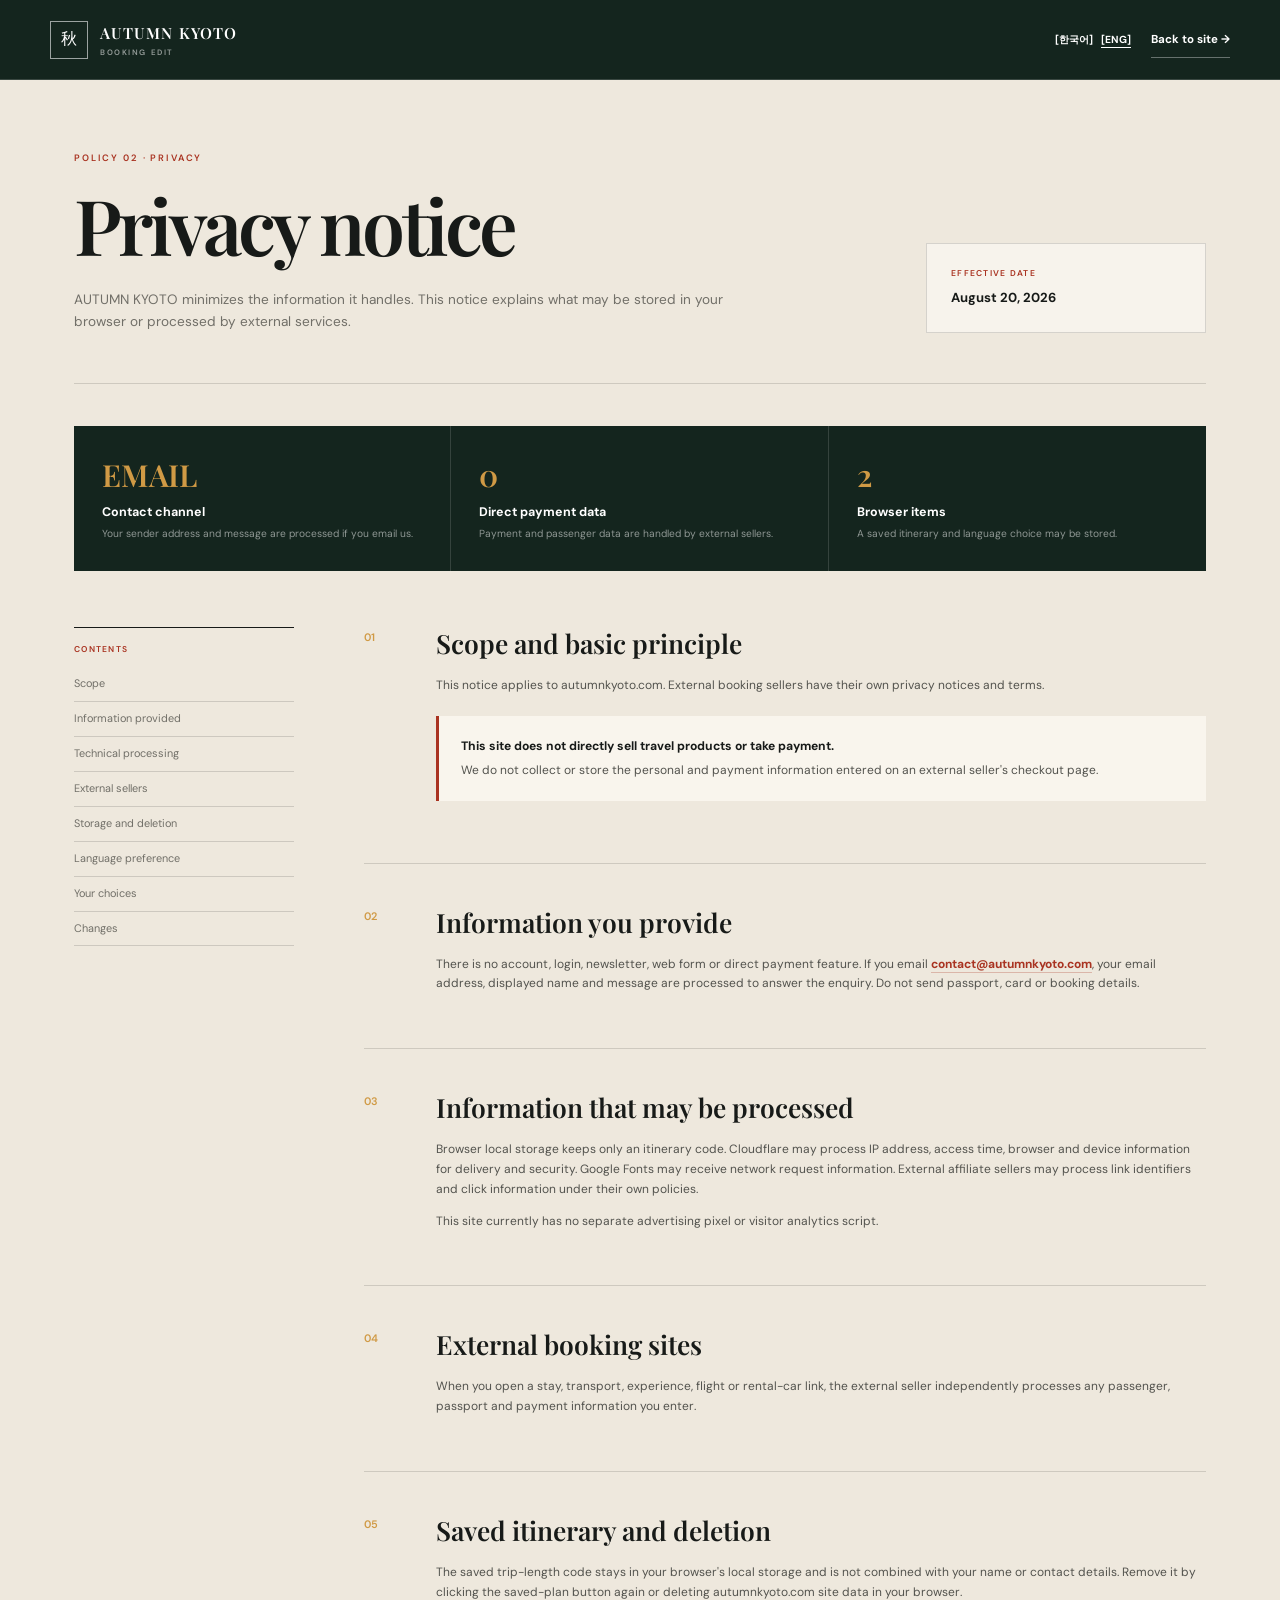
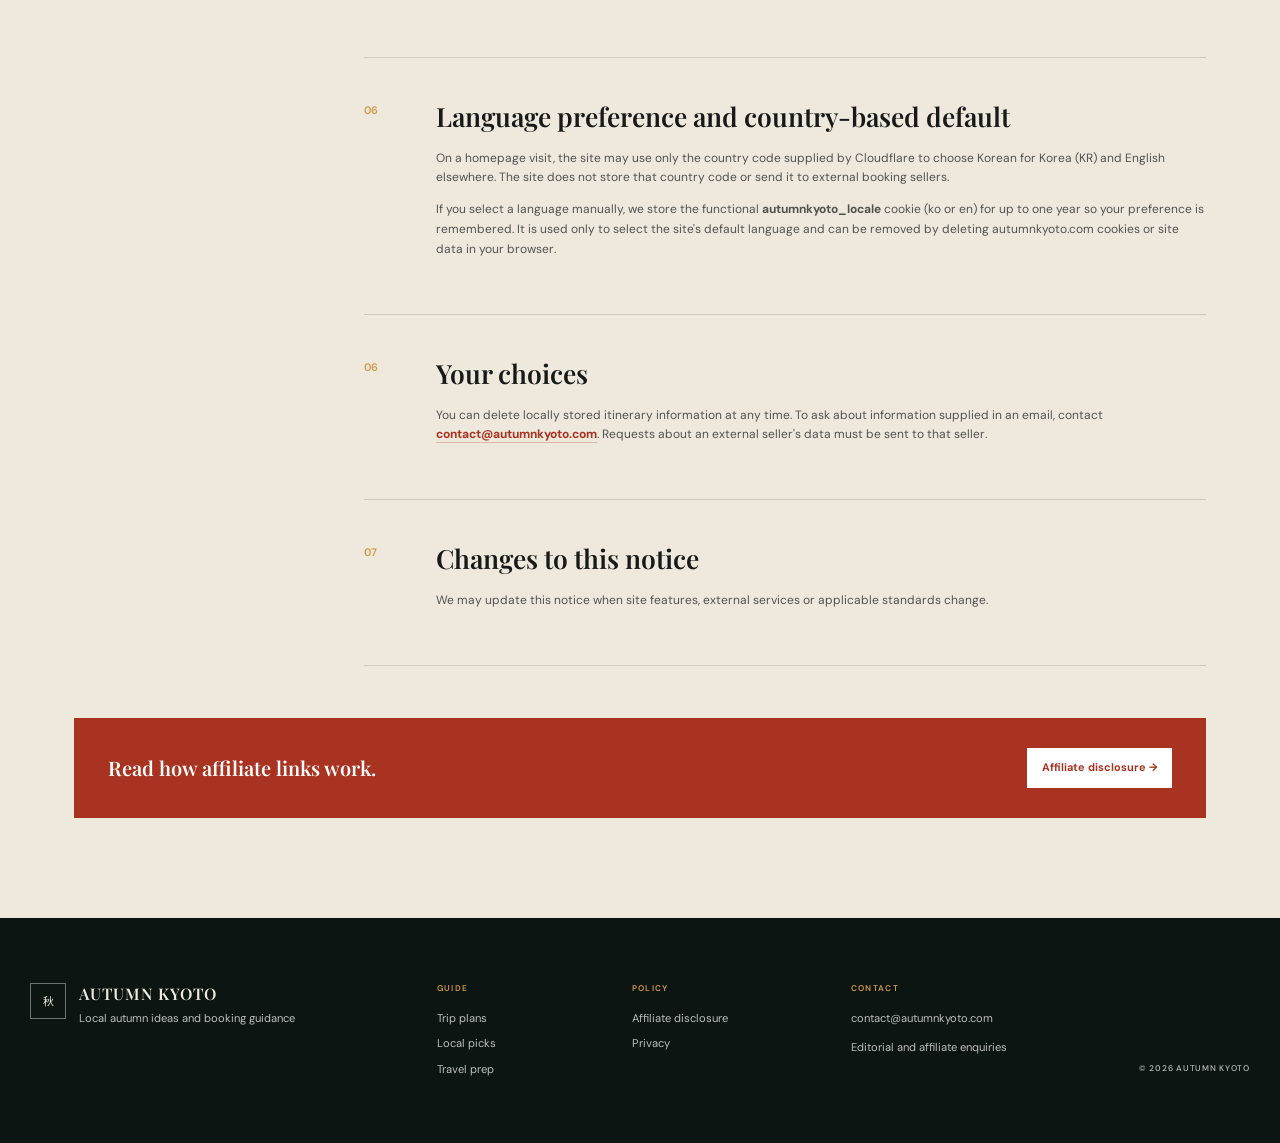
<file: privacy-en.html>
<!doctype html><html lang="en"><head><meta charset="UTF-8" /><meta name="viewport" content="width=device-width, initial-scale=1" /><meta name="description" content="AUTUMN KYOTO privacy notice." /><meta name="robots" content="noindex,follow" /><meta name="theme-color" content="#14251e" /><link rel="canonical" href="https://autumnkyoto.com/privacy-en.html" /><link rel="alternate" hreflang="ko" href="https://autumnkyoto.com/privacy.html" /><link rel="alternate" hreflang="en" href="https://autumnkyoto.com/privacy-en.html" /><title>Privacy Notice | AUTUMN KYOTO</title><link rel="preconnect" href="https://fonts.googleapis.com" /><link rel="preconnect" href="https://fonts.gstatic.com" crossorigin /><link href="https://fonts.googleapis.com/css2?family=DM+Sans:wght@400;500;600;700&amp;family=Playfair+Display:wght@500;600;700&amp;display=swap" rel="preload" as="style" onload="this.onload=null;this.rel='stylesheet'" /><link rel="stylesheet" href="styles.css?v=20261003-2" /></head>
<body class="policy-page"><header class="policy-header"><a class="brand" href="index-en.html" aria-label="AUTUMN KYOTO home"><span class="brand-mark">秋</span><span><strong>AUTUMN KYOTO</strong><small>BOOKING EDIT</small></span></a><div class="policy-header-actions"><span class="language-switch"><a href="privacy.html?lang=ko" lang="ko">[한국어]</a><a class="active" href="privacy-en.html?lang=en" lang="en" aria-current="page">[ENG]</a></span><a class="policy-home" href="index-en.html">Back to site →</a></div></header><main class="policy-main"><section class="policy-hero"><div><p class="policy-kicker">POLICY 02 · PRIVACY</p><h1>Privacy notice</h1><p>AUTUMN KYOTO minimizes the information it handles. This notice explains what may be stored in your browser or processed by external services.</p></div><div class="policy-meta"><span>EFFECTIVE DATE</span><strong>August 20, 2026</strong></div></section><section class="policy-summary"><div><span>EMAIL</span><strong>Contact channel</strong><p>Your sender address and message are processed if you email us.</p></div><div><span>0</span><strong>Direct payment data</strong><p>Payment and passenger data are handled by external sellers.</p></div><div><span>2</span><strong>Browser items</strong><p>A saved itinerary and language choice may be stored.</p></div></section><div class="policy-layout"><aside class="policy-toc"><strong>CONTENTS</strong><a href="#scope">Scope</a><a href="#collection">Information provided</a><a href="#automatic">Technical processing</a><a href="#external">External sellers</a><a href="#storage">Storage and deletion</a><a href="#language">Language preference</a><a href="#rights">Your choices</a><a href="#changes">Changes</a></aside><article class="policy-content">
<section id="scope"><span class="policy-number">01</span><div class="policy-copy"><h2>Scope and basic principle</h2><p>This notice applies to autumnkyoto.com. External booking sellers have their own privacy notices and terms.</p><div class="policy-callout"><strong>This site does not directly sell travel products or take payment.</strong><p>We do not collect or store the personal and payment information entered on an external seller's checkout page.</p></div></div></section>
<section id="collection"><span class="policy-number">02</span><div class="policy-copy"><h2>Information you provide</h2><p>There is no account, login, newsletter, web form or direct payment feature. If you email <a href="mailto:contact@autumnkyoto.com">contact@autumnkyoto.com</a>, your email address, displayed name and message are processed to answer the enquiry. Do not send passport, card or booking details.</p></div></section>
<section id="automatic"><span class="policy-number">03</span><div class="policy-copy"><h2>Information that may be processed</h2><p>Browser local storage keeps only an itinerary code. Cloudflare may process IP address, access time, browser and device information for delivery and security. Google Fonts may receive network request information. External affiliate sellers may process link identifiers and click information under their own policies.</p><p>This site currently has no separate advertising pixel or visitor analytics script.</p></div></section>
<section id="external"><span class="policy-number">04</span><div class="policy-copy"><h2>External booking sites</h2><p>When you open a stay, transport, experience, flight or rental-car link, the external seller independently processes any passenger, passport and payment information you enter.</p></div></section>
<section id="storage"><span class="policy-number">05</span><div class="policy-copy"><h2>Saved itinerary and deletion</h2><p>The saved trip-length code stays in your browser's local storage and is not combined with your name or contact details. Remove it by clicking the saved-plan button again or deleting autumnkyoto.com site data in your browser.</p></div></section>
<section id="language"><span class="policy-number">06</span><div class="policy-copy"><h2>Language preference and country-based default</h2><p>On a homepage visit, the site may use only the country code supplied by Cloudflare to choose Korean for Korea (KR) and English elsewhere. The site does not store that country code or send it to external booking sellers.</p><p>If you select a language manually, we store the functional <strong>autumnkyoto_locale</strong> cookie (ko or en) for up to one year so your preference is remembered. It is used only to select the site's default language and can be removed by deleting autumnkyoto.com cookies or site data in your browser.</p></div></section>
<section id="rights"><span class="policy-number">06</span><div class="policy-copy"><h2>Your choices</h2><p>You can delete locally stored itinerary information at any time. To ask about information supplied in an email, contact <a href="mailto:contact@autumnkyoto.com">contact@autumnkyoto.com</a>. Requests about an external seller's data must be sent to that seller.</p></div></section>
<section id="changes"><span class="policy-number">07</span><div class="policy-copy"><h2>Changes to this notice</h2><p>We may update this notice when site features, external services or applicable standards change.</p></div></section></article></div><div class="policy-bottom"><strong>Read how affiliate links work.</strong><a href="affiliate-disclosure-en.html">Affiliate disclosure →</a></div></main><footer><div class="footer-brand"><span>秋</span><div><strong>AUTUMN KYOTO</strong><p>Local autumn ideas and booking guidance</p></div></div><div class="footer-links"><strong>GUIDE</strong><a href="index-en.html#book">Trip plans</a><a href="index-en.html#local">Local picks</a><a href="kyoto-autumn-guide-en.html">Travel prep</a></div><div class="footer-links"><strong>POLICY</strong><a href="affiliate-disclosure-en.html">Affiliate disclosure</a><a href="privacy-en.html" aria-current="page">Privacy</a></div><div class="footer-links footer-contact"><strong>CONTACT</strong><a href="mailto:contact@autumnkyoto.com">contact@autumnkyoto.com</a><p>Editorial and affiliate enquiries</p></div><p class="copyright">© 2026 AUTUMN KYOTO</p></footer></body></html>
</file>
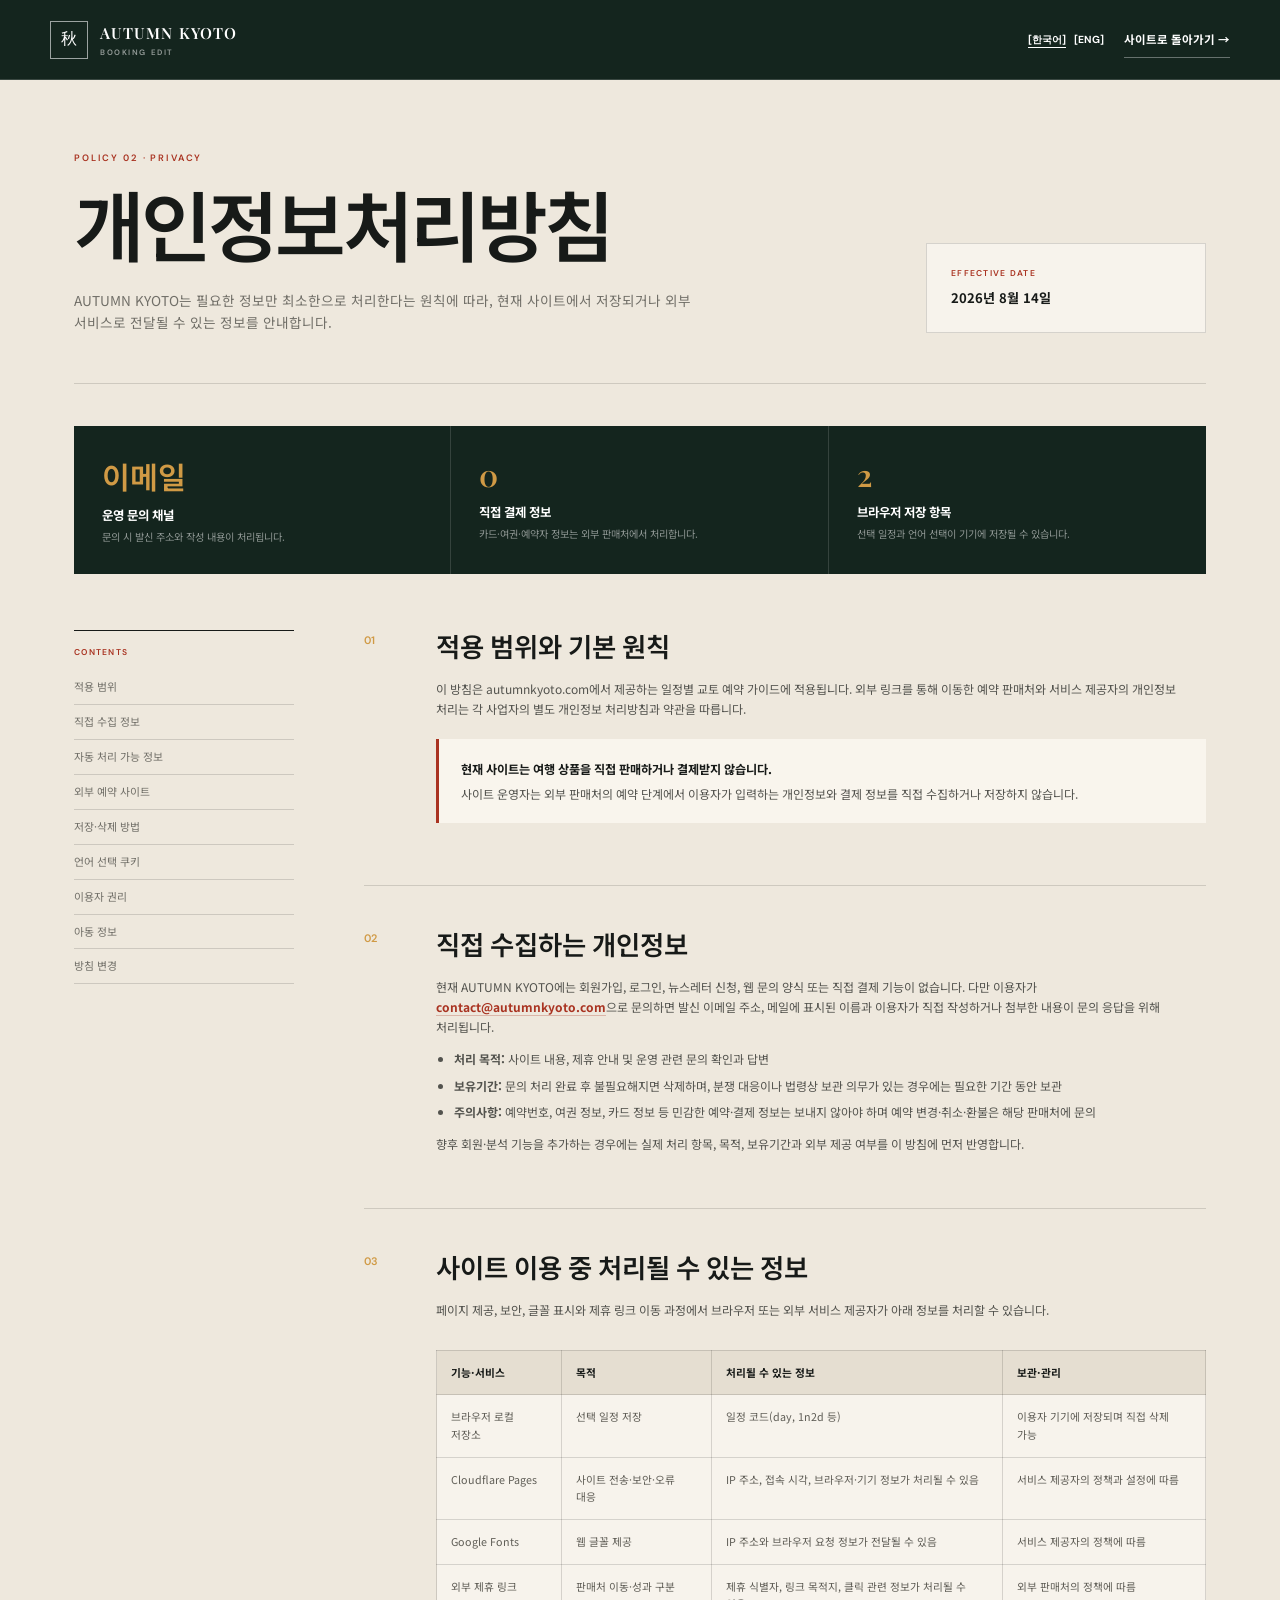
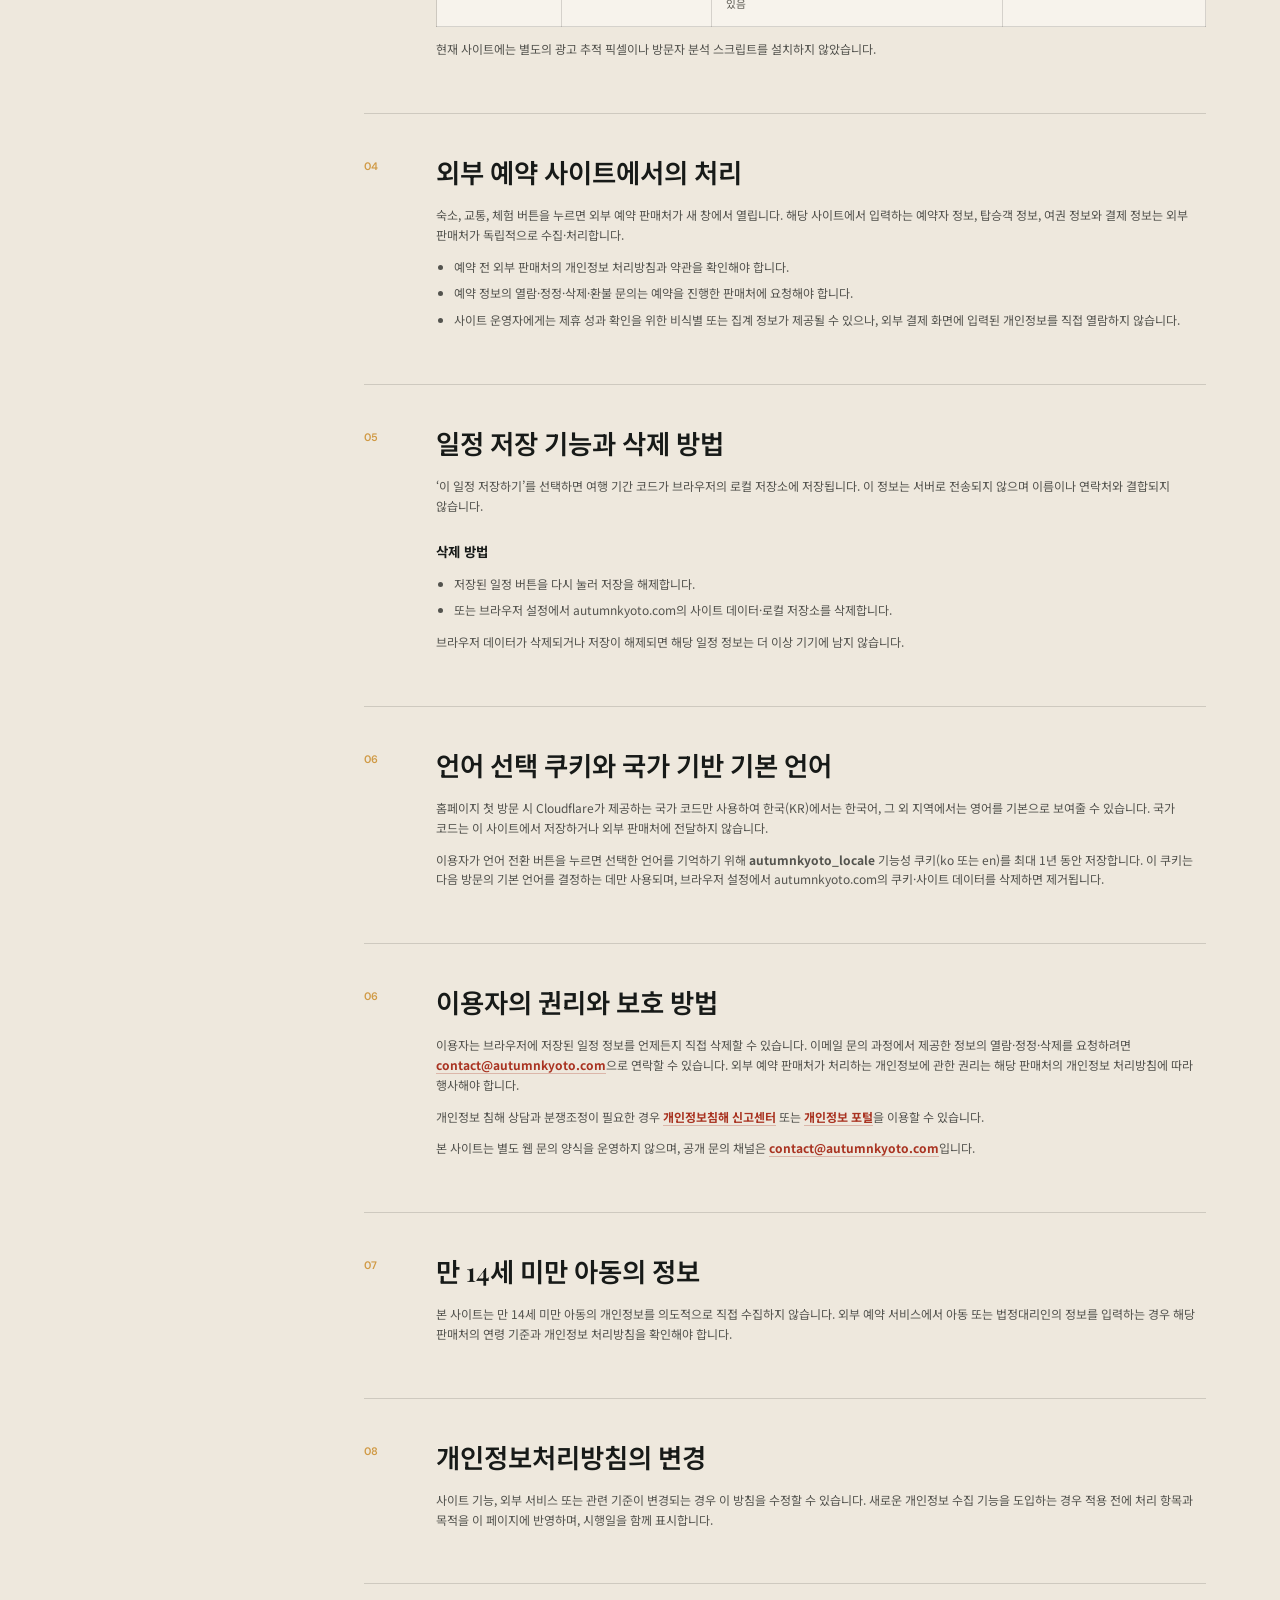
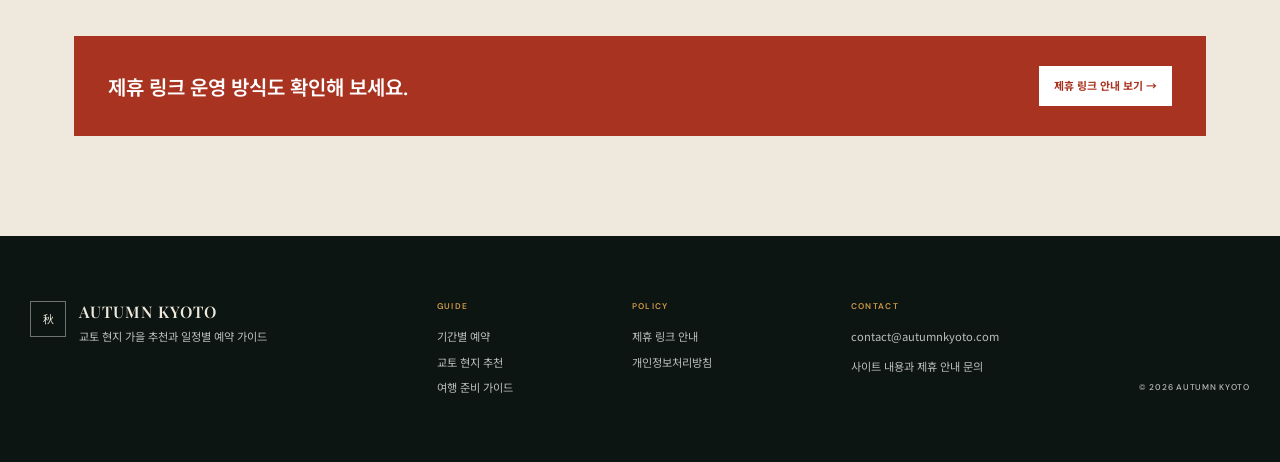
<file: privacy.html>
<!doctype html>
<html lang="ko">
<head>
  <meta charset="UTF-8" />
  <meta name="viewport" content="width=device-width, initial-scale=1" />
  <meta name="description" content="AUTUMN KYOTO의 개인정보 처리 및 브라우저 저장 정보 안내." />
  <meta name="robots" content="noindex,follow" />
  <meta name="theme-color" content="#14251e" />
  <link rel="canonical" href="https://autumnkyoto.com/privacy.html" />
  <link rel="alternate" hreflang="ko" href="https://autumnkyoto.com/privacy.html" />
  <link rel="alternate" hreflang="en" href="https://autumnkyoto.com/privacy-en.html" />
  <title>개인정보처리방침 | AUTUMN KYOTO</title>
  <link rel="preconnect" href="https://fonts.googleapis.com" />
  <link rel="preconnect" href="https://fonts.gstatic.com" crossorigin />
  <link href="https://fonts.googleapis.com/css2?family=DM+Sans:wght@400;500;600;700&family=Noto+Sans+KR:wght@400;500;600;700&family=Playfair+Display:wght@500;600;700&display=swap" rel="preload" as="style" onload="this.onload=null;this.rel='stylesheet'" />
  <link rel="stylesheet" href="styles.css?v=20261003-2" />
</head>
<body class="policy-page">
  <header class="policy-header">
    <a class="brand" href="index.html" aria-label="AUTUMN KYOTO 홈"><span class="brand-mark">秋</span><span><strong>AUTUMN KYOTO</strong><small>BOOKING EDIT</small></span></a>
    <div class="policy-header-actions"><span class="language-switch"><a class="active" href="privacy.html?lang=ko" lang="ko" aria-current="page">[한국어]</a><a href="privacy-en.html?lang=en" lang="en">[ENG]</a></span><a class="policy-home" href="index.html">사이트로 돌아가기 →</a></div>
  </header>

  <main class="policy-main">
    <section class="policy-hero">
      <div><p class="policy-kicker">POLICY 02 · PRIVACY</p><h1>개인정보처리방침</h1><p>AUTUMN KYOTO는 필요한 정보만 최소한으로 처리한다는 원칙에 따라, 현재 사이트에서 저장되거나 외부 서비스로 전달될 수 있는 정보를 안내합니다.</p></div>
      <div class="policy-meta"><span>EFFECTIVE DATE</span><strong>2026년 8월 14일</strong></div>
    </section>

    <section class="policy-summary" aria-label="개인정보 처리 핵심 안내">
      <div><span>이메일</span><strong>운영 문의 채널</strong><p>문의 시 발신 주소와 작성 내용이 처리됩니다.</p></div>
      <div><span>0</span><strong>직접 결제 정보</strong><p>카드·여권·예약자 정보는 외부 판매처에서 처리합니다.</p></div>
      <div><span>2</span><strong>브라우저 저장 항목</strong><p>선택 일정과 언어 선택이 기기에 저장될 수 있습니다.</p></div>
    </section>

    <div class="policy-layout">
      <aside class="policy-toc" aria-label="문서 목차"><strong>CONTENTS</strong><a href="#scope">적용 범위</a><a href="#collection">직접 수집 정보</a><a href="#automatic">자동 처리 가능 정보</a><a href="#external">외부 예약 사이트</a><a href="#storage">저장·삭제 방법</a><a href="#language">언어 선택 쿠키</a><a href="#rights">이용자 권리</a><a href="#children">아동 정보</a><a href="#changes">방침 변경</a></aside>
      <article class="policy-content">
        <section id="scope"><span class="policy-number">01</span><div class="policy-copy"><h2>적용 범위와 기본 원칙</h2><p>이 방침은 autumnkyoto.com에서 제공하는 일정별 교토 예약 가이드에 적용됩니다. 외부 링크를 통해 이동한 예약 판매처와 서비스 제공자의 개인정보 처리는 각 사업자의 별도 개인정보 처리방침과 약관을 따릅니다.</p><div class="policy-callout"><strong>현재 사이트는 여행 상품을 직접 판매하거나 결제받지 않습니다.</strong><p>사이트 운영자는 외부 판매처의 예약 단계에서 이용자가 입력하는 개인정보와 결제 정보를 직접 수집하거나 저장하지 않습니다.</p></div></div></section>

        <section id="collection"><span class="policy-number">02</span><div class="policy-copy"><h2>직접 수집하는 개인정보</h2><p>현재 AUTUMN KYOTO에는 회원가입, 로그인, 뉴스레터 신청, 웹 문의 양식 또는 직접 결제 기능이 없습니다. 다만 이용자가 <a href="mailto:contact@autumnkyoto.com">contact@autumnkyoto.com</a>으로 문의하면 발신 이메일 주소, 메일에 표시된 이름과 이용자가 직접 작성하거나 첨부한 내용이 문의 응답을 위해 처리됩니다.</p><ul><li><strong>처리 목적:</strong> 사이트 내용, 제휴 안내 및 운영 관련 문의 확인과 답변</li><li><strong>보유기간:</strong> 문의 처리 완료 후 불필요해지면 삭제하며, 분쟁 대응이나 법령상 보관 의무가 있는 경우에는 필요한 기간 동안 보관</li><li><strong>주의사항:</strong> 예약번호, 여권 정보, 카드 정보 등 민감한 예약·결제 정보는 보내지 않아야 하며 예약 변경·취소·환불은 해당 판매처에 문의</li></ul><p>향후 회원·분석 기능을 추가하는 경우에는 실제 처리 항목, 목적, 보유기간과 외부 제공 여부를 이 방침에 먼저 반영합니다.</p></div></section>

        <section id="automatic"><span class="policy-number">03</span><div class="policy-copy"><h2>사이트 이용 중 처리될 수 있는 정보</h2><p>페이지 제공, 보안, 글꼴 표시와 제휴 링크 이동 과정에서 브라우저 또는 외부 서비스 제공자가 아래 정보를 처리할 수 있습니다.</p><div class="policy-table-wrap"><table class="policy-table"><thead><tr><th>기능·서비스</th><th>목적</th><th>처리될 수 있는 정보</th><th>보관·관리</th></tr></thead><tbody><tr><td>브라우저 로컬 저장소</td><td>선택 일정 저장</td><td>일정 코드(day, 1n2d 등)</td><td>이용자 기기에 저장되며 직접 삭제 가능</td></tr><tr><td>Cloudflare Pages</td><td>사이트 전송·보안·오류 대응</td><td>IP 주소, 접속 시각, 브라우저·기기 정보가 처리될 수 있음</td><td>서비스 제공자의 정책과 설정에 따름</td></tr><tr><td>Google Fonts</td><td>웹 글꼴 제공</td><td>IP 주소와 브라우저 요청 정보가 전달될 수 있음</td><td>서비스 제공자의 정책에 따름</td></tr><tr><td>외부 제휴 링크</td><td>판매처 이동·성과 구분</td><td>제휴 식별자, 링크 목적지, 클릭 관련 정보가 처리될 수 있음</td><td>외부 판매처의 정책에 따름</td></tr></tbody></table></div><p>현재 사이트에는 별도의 광고 추적 픽셀이나 방문자 분석 스크립트를 설치하지 않았습니다.</p></div></section>

        <section id="external"><span class="policy-number">04</span><div class="policy-copy"><h2>외부 예약 사이트에서의 처리</h2><p>숙소, 교통, 체험 버튼을 누르면 외부 예약 판매처가 새 창에서 열립니다. 해당 사이트에서 입력하는 예약자 정보, 탑승객 정보, 여권 정보와 결제 정보는 외부 판매처가 독립적으로 수집·처리합니다.</p><ul><li>예약 전 외부 판매처의 개인정보 처리방침과 약관을 확인해야 합니다.</li><li>예약 정보의 열람·정정·삭제·환불 문의는 예약을 진행한 판매처에 요청해야 합니다.</li><li>사이트 운영자에게는 제휴 성과 확인을 위한 비식별 또는 집계 정보가 제공될 수 있으나, 외부 결제 화면에 입력된 개인정보를 직접 열람하지 않습니다.</li></ul></div></section>

        <section id="storage"><span class="policy-number">05</span><div class="policy-copy"><h2>일정 저장 기능과 삭제 방법</h2><p>‘이 일정 저장하기’를 선택하면 여행 기간 코드가 브라우저의 로컬 저장소에 저장됩니다. 이 정보는 서버로 전송되지 않으며 이름이나 연락처와 결합되지 않습니다.</p><h3>삭제 방법</h3><ul><li>저장된 일정 버튼을 다시 눌러 저장을 해제합니다.</li><li>또는 브라우저 설정에서 autumnkyoto.com의 사이트 데이터·로컬 저장소를 삭제합니다.</li></ul><p>브라우저 데이터가 삭제되거나 저장이 해제되면 해당 일정 정보는 더 이상 기기에 남지 않습니다.</p></div></section>

        <section id="language"><span class="policy-number">06</span><div class="policy-copy"><h2>언어 선택 쿠키와 국가 기반 기본 언어</h2><p>홈페이지 첫 방문 시 Cloudflare가 제공하는 국가 코드만 사용하여 한국(KR)에서는 한국어, 그 외 지역에서는 영어를 기본으로 보여줄 수 있습니다. 국가 코드는 이 사이트에서 저장하거나 외부 판매처에 전달하지 않습니다.</p><p>이용자가 언어 전환 버튼을 누르면 선택한 언어를 기억하기 위해 <strong>autumnkyoto_locale</strong> 기능성 쿠키(ko 또는 en)를 최대 1년 동안 저장합니다. 이 쿠키는 다음 방문의 기본 언어를 결정하는 데만 사용되며, 브라우저 설정에서 autumnkyoto.com의 쿠키·사이트 데이터를 삭제하면 제거됩니다.</p></div></section>

        <section id="rights"><span class="policy-number">06</span><div class="policy-copy"><h2>이용자의 권리와 보호 방법</h2><p>이용자는 브라우저에 저장된 일정 정보를 언제든지 직접 삭제할 수 있습니다. 이메일 문의 과정에서 제공한 정보의 열람·정정·삭제를 요청하려면 <a href="mailto:contact@autumnkyoto.com">contact@autumnkyoto.com</a>으로 연락할 수 있습니다. 외부 예약 판매처가 처리하는 개인정보에 관한 권리는 해당 판매처의 개인정보 처리방침에 따라 행사해야 합니다.</p><p>개인정보 침해 상담과 분쟁조정이 필요한 경우 <a href="https://privacy.kisa.or.kr" target="_blank" rel="noopener noreferrer">개인정보침해 신고센터</a> 또는 <a href="https://www.privacy.go.kr" target="_blank" rel="noopener noreferrer">개인정보 포털</a>을 이용할 수 있습니다.</p><p>본 사이트는 별도 웹 문의 양식을 운영하지 않으며, 공개 문의 채널은 <a href="mailto:contact@autumnkyoto.com">contact@autumnkyoto.com</a>입니다.</p></div></section>

        <section id="children"><span class="policy-number">07</span><div class="policy-copy"><h2>만 14세 미만 아동의 정보</h2><p>본 사이트는 만 14세 미만 아동의 개인정보를 의도적으로 직접 수집하지 않습니다. 외부 예약 서비스에서 아동 또는 법정대리인의 정보를 입력하는 경우 해당 판매처의 연령 기준과 개인정보 처리방침을 확인해야 합니다.</p></div></section>

        <section id="changes"><span class="policy-number">08</span><div class="policy-copy"><h2>개인정보처리방침의 변경</h2><p>사이트 기능, 외부 서비스 또는 관련 기준이 변경되는 경우 이 방침을 수정할 수 있습니다. 새로운 개인정보 수집 기능을 도입하는 경우 적용 전에 처리 항목과 목적을 이 페이지에 반영하며, 시행일을 함께 표시합니다.</p></div></section>
      </article>
    </div>

    <div class="policy-bottom"><strong>제휴 링크 운영 방식도 확인해 보세요.</strong><a href="affiliate-disclosure.html">제휴 링크 안내 보기 →</a></div>
  </main>

  <footer><div class="footer-brand"><span>秋</span><div><strong>AUTUMN KYOTO</strong><p>교토 현지 가을 추천과 일정별 예약 가이드</p></div></div><div class="footer-links"><strong>GUIDE</strong><a href="index.html#book">기간별 예약</a><a href="index.html#local">교토 현지 추천</a><a href="kyoto-autumn-guide.html">여행 준비 가이드</a></div><div class="footer-links"><strong>POLICY</strong><a href="affiliate-disclosure.html">제휴 링크 안내</a><a href="privacy.html" aria-current="page">개인정보처리방침</a></div><div class="footer-links footer-contact"><strong>CONTACT</strong><a href="mailto:contact@autumnkyoto.com">contact@autumnkyoto.com</a><p>사이트 내용과 제휴 안내 문의</p></div><p class="copyright">© 2026 AUTUMN KYOTO</p></footer>
</body>
</html>
</file>
<file: styles.css>
:root{--ink:#171a18;--paper:#f2eee5;--paper2:#e6dfd1;--white:#fffdf9;--forest:#14251e;--forest2:#1d3329;--red:#a93321;--red2:#812416;--gold:#d09a45;--muted:#716f68;--line:rgba(23,26,24,.15);--serif:"Playfair Display","Noto Sans KR",serif;--sans:"Noto Sans KR",sans-serif;--latin:"DM Sans",sans-serif}
*{box-sizing:border-box}html{scroll-behavior:smooth}body{margin:0;background:var(--paper);color:var(--ink);font-family:var(--sans);line-height:1.65;overflow-x:hidden}a{color:inherit;text-decoration:none}button{font:inherit;color:inherit}.sr-only{position:absolute;width:1px;height:1px;padding:0;margin:-1px;overflow:hidden;clip:rect(0,0,0,0);white-space:nowrap;border:0}.site-header{height:80px;padding:0 clamp(24px,4.3vw,82px);position:absolute;z-index:30;top:0;left:0;right:0;display:flex;align-items:center;justify-content:space-between;color:#fff;border-bottom:1px solid rgba(255,255,255,.22)}.brand{display:flex;align-items:center;gap:12px}.brand-mark{display:grid;place-items:center;width:38px;height:38px;border:1px solid rgba(255,255,255,.58);font-family:serif}.brand>span:last-child{display:flex;flex-direction:column;line-height:1.15}.brand strong{font:600 .96rem var(--serif);letter-spacing:.07em}.brand small{font:600 .49rem var(--latin);letter-spacing:.2em;color:rgba(255,255,255,.55);margin-top:4px}.site-header nav{display:flex;align-items:center;gap:clamp(18px,2.2vw,38px);font-size:.74rem;font-weight:600}.site-header nav>a:not(.nav-cta){position:relative}.site-header nav>a:not(.nav-cta):after{content:"";position:absolute;left:0;right:100%;bottom:-8px;height:1px;background:#fff;transition:.25s}.site-header nav>a:hover:after{right:0}.nav-cta{border:1px solid rgba(255,255,255,.62);padding:10px 14px;display:flex;align-items:center;gap:24px}.menu-toggle{display:none;background:none;border:0;width:38px}.menu-toggle i{display:block;width:23px;height:1px;background:#fff;margin:6px auto}
.hero{height:min(860px,94svh);min-height:650px;position:relative;color:#fff;display:flex;align-items:center;overflow:hidden}.hero-photo,.hero-shade,.hero-lines{position:absolute;inset:0}.hero-photo{background:#34211c url("kyoto-autumn-hero.webp") center/cover no-repeat}.hero-shade{background:linear-gradient(90deg,rgba(9,18,14,.88) 0%,rgba(9,18,14,.58) 43%,rgba(9,18,14,.13) 78%),linear-gradient(0deg,rgba(8,15,12,.65),transparent 52%)}.hero-lines{left:4.3vw;right:4.3vw;border-left:1px solid rgba(255,255,255,.11);border-right:1px solid rgba(255,255,255,.11);background:linear-gradient(90deg,transparent 33.33%,rgba(255,255,255,.1) 33.33%,rgba(255,255,255,.1) calc(33.33% + 1px),transparent calc(33.33% + 1px),transparent 66.66%,rgba(255,255,255,.1) 66.66%,rgba(255,255,255,.1) calc(66.66% + 1px),transparent calc(66.66% + 1px))}.hero-content{position:relative;z-index:2;margin-left:clamp(30px,8.4vw,160px);width:min(900px,82vw);padding-top:50px}.eyebrow,.section-no{font:600 .62rem/1.4 var(--latin);letter-spacing:.2em}.eyebrow{display:flex;align-items:center;gap:11px;color:rgba(255,255,255,.7)}.eyebrow span{width:28px;height:1px;background:var(--gold)}.hero h1,.booking-top h2,.order-title h2,.decision-content h2,.faq h2,.closing h2{font:600 clamp(2.9rem,5.2vw,5.8rem)/1.1 var(--serif);letter-spacing:-.045em;margin:22px 0}.hero h1 em,.booking-top h2 em,.order-title h2 em,.closing h2 em{font-style:italic;color:#ebb564}.hero-content>p:not(.eyebrow){max-width:650px;color:rgba(255,255,255,.78);font-size:.98rem;line-height:1.85}.hero-actions{display:flex;align-items:center;gap:28px;margin-top:34px}.button{display:inline-flex;justify-content:space-between;align-items:center;gap:42px;padding:16px 19px;min-width:220px;font-size:.78rem;font-weight:700}.hero-button{background:var(--red)}.hero-button:hover{background:var(--red2)}.plain-link{font-size:.76rem;font-weight:600;border-bottom:1px solid rgba(255,255,255,.35);padding:10px 0}.plain-link span{margin-left:11px}.hero-proof{position:absolute;z-index:3;left:8.4vw;bottom:0;display:grid;grid-template-columns:repeat(3,1fr);width:min(560px,65vw);background:rgba(18,37,30,.92);backdrop-filter:blur(8px)}.hero-proof>div{display:flex;align-items:center;gap:11px;padding:18px;border-right:1px solid rgba(255,255,255,.12)}.hero-proof strong{font:600 1.35rem var(--serif);color:var(--gold)}.hero-proof span{font-size:.65rem;color:rgba(255,255,255,.66)}.hero-coordinate{position:absolute;right:5vw;bottom:24px;z-index:2;text-align:right;font:500 .53rem/1.6 var(--latin);letter-spacing:.16em;color:rgba(255,255,255,.55)}
.booking-shell{padding:115px clamp(22px,4vw,76px) 125px;max-width:1800px;margin:auto}.booking-top{display:grid;grid-template-columns:1.2fr .62fr;gap:8vw;align-items:end;margin:0 clamp(0px,3.5vw,68px) 56px}.section-no{color:var(--red);margin:0 0 20px}.booking-top h2,.order-title h2,.decision-content h2,.faq h2,.closing h2{font-size:clamp(2.35rem,4.1vw,4.8rem);margin:0}.booking-top h2 em{color:var(--red)}.booking-top-copy{display:flex;gap:14px;align-items:flex-start;color:var(--muted);font-size:.84rem;padding-bottom:12px}.booking-top-copy p{margin:0}.status-dot{width:9px;height:9px;background:var(--gold);border-radius:50%;flex:0 0 auto;margin-top:7px;box-shadow:0 0 0 6px rgba(208,154,69,.14)}.duration-tabs{display:grid;grid-template-columns:repeat(4,1fr);border:1px solid var(--line);border-bottom:0}.duration-tab{min-height:112px;border:0;border-right:1px solid var(--line);background:#ebe5da;padding:18px 21px;display:grid;grid-template-columns:29px 1fr auto;gap:3px 11px;text-align:left;cursor:pointer}.duration-tab:last-child{border-right:0}.duration-tab>span{grid-row:1/3;font:600 .61rem var(--latin);color:#9b968b}.duration-tab strong{font-size:1rem}.duration-tab small{grid-column:2;font:500 .54rem var(--latin);letter-spacing:.1em;color:#8c887e}.duration-tab b{grid-column:3;grid-row:1/3;align-self:center;font-size:.62rem;color:#99938a}.duration-tab:hover,.duration-tab.active{background:var(--forest);color:#fff}.duration-tab.active>span,.duration-tab:hover>span{color:var(--gold)}.duration-tab.active small,.duration-tab:hover small,.duration-tab.active b,.duration-tab:hover b{color:rgba(255,255,255,.55)}.plan-dashboard{display:grid;grid-template-columns:minmax(270px,.78fr) minmax(500px,1.45fr) minmax(270px,.74fr);background:var(--white);box-shadow:0 26px 70px rgba(50,42,30,.12)}.plan-overview{background:#f5f0e7;padding:38px 34px;display:flex;flex-direction:column}.overview-top{display:flex;justify-content:space-between;align-items:center}.overview-top p{font:600 .57rem var(--latin);letter-spacing:.14em;color:var(--red);margin:0}.overview-top span{font:600 1.4rem var(--serif);color:#c7bfb1}.plan-overview h3{font:600 clamp(1.75rem,2.3vw,2.7rem)/1.18 var(--serif);margin:25px 0 14px}.plan-overview>p{color:var(--muted);font-size:.8rem;margin:0 0 23px}.plan-overview dl{margin:0}.plan-overview dl>div{padding:11px 0;border-top:1px solid var(--line)}.plan-overview dt{font-size:.61rem;color:#929087}.plan-overview dd{font-size:.72rem;font-weight:600;margin:3px 0 0}.overview-image{height:175px;background:url("kyoto-temple-gate.webp") center 55%/cover no-repeat;margin:24px 0 12px;position:relative}.overview-image:after{content:"";position:absolute;inset:0;background:linear-gradient(0deg,rgba(9,17,14,.6),transparent 58%)}.overview-image span{position:absolute;z-index:1;left:15px;bottom:12px;color:#fff;font:600 .51rem var(--latin);letter-spacing:.12em}.save-plan{border:1px solid var(--ink);background:transparent;padding:11px;cursor:pointer;font-size:.67rem;font-weight:700}.save-plan span{margin-right:5px;color:var(--red)}.save-plan.saved{background:var(--ink);color:#fff}.booking-column{padding:34px clamp(25px,2.8vw,48px);border-left:1px solid var(--line);border-right:1px solid var(--line)}.column-heading>div:first-child{display:flex;justify-content:space-between;align-items:baseline}.column-heading span{font-size:.7rem;color:var(--muted)}.column-heading strong{font:600 .72rem var(--latin);color:var(--red)}.column-heading strong b{font-size:1.15rem}.progress-track{height:3px;background:#e5dfd4;margin:12px 0 26px}.progress-track i{display:block;width:0;height:100%;background:var(--red);transition:.3s}.product-list{display:flex;flex-direction:column;gap:12px}.product-card{display:grid;grid-template-columns:74px 1fr auto;gap:17px;align-items:center;border:1px solid var(--line);padding:15px;position:relative;transition:.2s;background:#fff}.product-card:hover{border-color:rgba(169,51,33,.45);box-shadow:0 12px 30px rgba(45,35,24,.08);transform:translateY(-1px)}.product-card.completed{border-color:#4f775f;background:#f4f8f3}.product-icon{width:74px;height:74px;background:var(--forest);color:#fff;display:grid;place-items:center;position:relative;overflow:hidden}.product-icon:before{content:"";position:absolute;inset:0;background:linear-gradient(135deg,transparent,rgba(255,255,255,.1))}.product-icon span{font-family:serif;font-size:1.8rem}.product-copy small{font:600 .49rem var(--latin);letter-spacing:.13em;color:var(--red)}.product-copy h4{font-size:.9rem;margin:3px 0}.product-copy p{font-size:.66rem;color:var(--muted);margin:0}.product-meta{display:flex;gap:6px;margin-top:7px}.product-meta span{padding:4px 6px;background:#eee8dd;font-size:.55rem;color:#69665f}.product-action{text-align:right;min-width:120px}.product-action>span{display:block;font-size:.55rem;color:#89867e;margin-bottom:6px}.booking-cta{border:0;background:var(--red);color:#fff;padding:11px 13px;font-size:.65rem;font-weight:700;cursor:pointer;width:100%}.booking-cta:hover{background:var(--red2)}.product-card.completed .booking-cta{background:#4f775f}.affiliate-note{display:grid;grid-template-columns:68px 1fr;gap:13px;padding:18px 0 0;margin-top:20px;border-top:1px solid var(--line)}.affiliate-note span{font-size:.58rem;font-weight:700;color:var(--red)}.affiliate-note p{font-size:.58rem;color:#8c887f;margin:0}.checkout-guide{background:var(--forest);color:#fff;padding:38px 31px}.guide-head{border-bottom:1px solid rgba(255,255,255,.17);padding-bottom:22px}.guide-head span{font:600 .52rem var(--latin);letter-spacing:.17em;color:var(--gold)}.guide-head strong{display:block;font:600 1.45rem/1.3 var(--serif);margin-top:11px}.checkout-guide ul{list-style:none;padding:12px 0 0;margin:0}.checkout-guide li{display:grid;grid-template-columns:27px 1fr;gap:12px;padding:15px 0;border-bottom:1px solid rgba(255,255,255,.12)}.checkout-guide li>span{font:600 .55rem var(--latin);color:var(--gold)}.checkout-guide li strong{font-size:.72rem}.checkout-guide li p{margin:2px 0 0;font-size:.6rem;color:rgba(255,255,255,.5)}.guide-alert{display:flex;gap:12px;margin-top:23px;padding:15px;background:rgba(255,255,255,.07)}.guide-alert i{display:grid;place-items:center;width:25px;height:25px;border-radius:50%;background:var(--gold);color:var(--forest);font-style:normal;font-weight:700;flex:0 0 auto}.guide-alert p{font-size:.61rem;color:rgba(255,255,255,.62);margin:0}.guide-alert strong{color:#fff}
.order-section{background:var(--forest);color:#fff;padding:125px clamp(30px,8vw,150px)}.order-title{display:grid;grid-template-columns:1.3fr .55fr;gap:8vw;align-items:end}.section-no.light{color:var(--gold)}.order-title h2{grid-column:1;grid-row:2}.order-title h2 em{color:#ebb564}.order-title>p:last-child{grid-column:2;grid-row:2;color:rgba(255,255,255,.57);font-size:.83rem}.order-steps{display:grid;grid-template-columns:repeat(3,1fr);margin-top:62px;border-top:1px solid rgba(255,255,255,.25);border-bottom:1px solid rgba(255,255,255,.25)}.order-steps article{padding:34px;border-right:1px solid rgba(255,255,255,.18);position:relative}.order-steps article:last-child{border-right:0}.order-steps article>span{font:600 2.3rem var(--serif);color:rgba(255,255,255,.18)}.order-steps small{display:block;font:600 .52rem var(--latin);letter-spacing:.15em;color:var(--gold);margin-top:25px}.order-steps h3{font:600 1.8rem var(--serif);margin:5px 0}.order-steps p{color:rgba(255,255,255,.56);font-size:.75rem;max-width:250px}.order-steps b{display:inline-block;padding:6px 8px;background:rgba(255,255,255,.09);font-size:.57rem;margin-top:18px;color:#e8dfd0}
.decision-section{display:grid;grid-template-columns:.9fr 1.1fr;min-height:720px}.decision-photo{background:url("kyoto-tea.webp") center/cover no-repeat;position:relative}.decision-photo:after{content:"";position:absolute;inset:0;background:linear-gradient(0deg,rgba(10,18,15,.75),transparent 60%)}.decision-photo>div{position:absolute;z-index:1;left:42px;bottom:40px;color:#fff}.decision-photo small{font:600 .52rem var(--latin);letter-spacing:.17em;color:#e6b36d}.decision-photo strong{display:block;font:600 2rem/1.25 var(--serif);margin-top:8px}.decision-content{padding:clamp(60px,7vw,125px);background:#f7f3eb}.decision-content h2{font-size:clamp(2.2rem,3.7vw,4.1rem);margin-bottom:38px}.decision-list article{display:grid;grid-template-columns:55px 1fr;gap:18px;padding:20px 0;border-top:1px solid var(--line)}.decision-list article:last-child{border-bottom:1px solid var(--line)}.decision-list article>span{display:grid;place-items:center;width:48px;height:48px;border-radius:50%;background:var(--red);color:#fff;font-size:.69rem;font-weight:700}.decision-list strong{font-size:.84rem}.decision-list p{font-size:.7rem;color:var(--muted);margin:4px 0 0}
.faq{padding:125px clamp(30px,8vw,150px);display:grid;grid-template-columns:.7fr 1.3fr;gap:9vw}.faq h2{font-size:clamp(2.2rem,3.8vw,4.3rem)}.faq-list{border-top:1px solid var(--ink)}.faq details{border-bottom:1px solid var(--line)}.faq summary{list-style:none;cursor:pointer;padding:22px 0;display:flex;justify-content:space-between;font-size:.82rem;font-weight:700}.faq summary::-webkit-details-marker{display:none}.faq summary span{font-size:1rem;color:var(--red)}.faq details[open] summary span{transform:rotate(45deg)}.faq details p{margin:-7px 45px 22px 0;color:var(--muted);font-size:.72rem}.closing{position:relative;overflow:hidden;background:var(--red);color:#fff;padding:110px clamp(30px,9vw,170px)}.closing h2{max-width:900px}.closing>p:not(.section-no){color:rgba(255,255,255,.65);font-size:.82rem}.closing-button{position:relative;z-index:2;background:#fff;color:var(--red);margin-top:24px}.closing-mark{position:absolute;right:5vw;top:-110px;font-family:serif;font-size:min(40vw,580px);line-height:1;color:rgba(255,255,255,.08)}
.booking-toast{position:fixed;left:50%;bottom:25px;z-index:60;transform:translate(-50%,120px);background:#111c17;color:#fff;padding:13px 20px;font-size:.72rem;box-shadow:0 12px 35px rgba(0,0,0,.22);transition:.3s}.booking-toast.show{transform:translate(-50%,0)}footer{background:#0c1511;color:#eee8dd;padding:65px clamp(30px,5vw,95px);display:grid;grid-template-columns:1.7fr .7fr .8fr .65fr;gap:5vw;font-size:.7rem}.footer-brand{display:flex;gap:13px}.footer-brand>span{display:grid;place-items:center;width:36px;height:36px;border:1px solid rgba(255,255,255,.4);font-family:serif}.footer-brand strong{font:600 1rem var(--serif);letter-spacing:.06em}.footer-brand p,footer>div:nth-child(3) p,.copyright{color:rgba(255,255,255,.45);margin:4px 0}.footer-brand+div{display:flex;flex-direction:column;gap:7px}footer>div>strong{font:600 .52rem var(--latin);letter-spacing:.16em;color:var(--gold);margin-bottom:8px}.copyright{align-self:end;text-align:right;font:500 .52rem var(--latin);letter-spacing:.09em}
@media(max-width:1180px){.plan-dashboard{grid-template-columns:.7fr 1.3fr}.checkout-guide{grid-column:1/-1;display:grid;grid-template-columns:.6fr 1.4fr .7fr;gap:28px}.checkout-guide ul{display:grid;grid-template-columns:1fr 1fr;gap:0 20px}.guide-alert{align-self:start}.order-title{grid-template-columns:1fr .65fr}}
@media(max-width:860px){.site-header{height:70px;padding:0 22px}.site-header nav{display:none;position:absolute;top:70px;left:0;right:0;background:var(--forest);padding:24px;flex-direction:column;align-items:flex-start;border-top:1px solid rgba(255,255,255,.15)}.site-header nav.open{display:flex}.menu-toggle{display:block}.hero{height:100svh;min-height:680px}.hero-lines{left:22px;right:22px}.hero-content{margin:0 24px;width:auto}.hero h1{font-size:clamp(2.5rem,11vw,4.3rem)}.hero-actions{flex-direction:column;align-items:flex-start;gap:14px}.hero-proof{left:0;width:100%;grid-template-columns:repeat(3,1fr)}.hero-coordinate{display:none}.booking-shell{padding:88px 20px}.booking-top{grid-template-columns:1fr;margin:0 0 38px}.duration-tabs{grid-template-columns:1fr 1fr}.duration-tab:nth-child(2){border-right:0}.duration-tab:nth-child(-n+2){border-bottom:1px solid var(--line)}.plan-dashboard{grid-template-columns:1fr}.booking-column{border-left:0;border-right:0}.checkout-guide{grid-column:auto;display:block}.checkout-guide ul{display:block}.order-section{padding:90px 24px}.order-title{grid-template-columns:1fr}.order-title h2,.order-title>p:last-child{grid-column:auto;grid-row:auto}.order-title>p:last-child{margin-top:20px}.order-steps{grid-template-columns:1fr}.order-steps article{border-right:0;border-bottom:1px solid rgba(255,255,255,.18)}.decision-section{grid-template-columns:1fr}.decision-photo{min-height:480px}.decision-content{padding:75px 24px}.faq{padding:90px 24px;grid-template-columns:1fr}.closing{padding:90px 24px}footer{grid-template-columns:1fr 1fr}.copyright{text-align:left}}
@media(max-width:540px){.brand small{display:none}.hero h1{font-size:2.65rem}.hero-content>p:not(.eyebrow){font-size:.84rem}.button{width:100%}.hero-proof>div{padding:13px 8px;display:block;text-align:center}.hero-proof strong{display:block}.duration-tab{grid-template-columns:22px 1fr;padding:14px 12px}.duration-tab b{display:none}.plan-overview,.booking-column,.checkout-guide{padding:30px 20px}.product-card{grid-template-columns:58px 1fr}.product-icon{width:58px;height:67px}.product-action{grid-column:1/-1;display:flex;align-items:center;justify-content:space-between;gap:15px;text-align:left}.product-action>span{margin:0}.booking-cta{width:auto}.affiliate-note{grid-template-columns:1fr}.decision-photo{min-height:390px}.faq details p{margin-right:0}.closing h2,.faq h2,.booking-top h2,.order-title h2{font-size:2.45rem}footer{grid-template-columns:1fr}}
@media(prefers-reduced-motion:reduce){html{scroll-behavior:auto}*{transition:none!important}}
.product-thumb{width:74px;height:74px;background-color:var(--forest);background-size:cover;background-position:center;display:grid;place-items:end start;position:relative;overflow:hidden}.product-thumb:before{content:"";position:absolute;inset:0;background:linear-gradient(0deg,rgba(8,17,13,.72),transparent 62%)}.product-thumb span{position:relative;z-index:1;color:#fff;font-family:serif;font-size:.9rem;padding:7px 9px}.visual-booking{padding:115px clamp(30px,6vw,115px) 130px;max-width:1800px;margin:auto}.visual-booking-head{display:grid;grid-template-columns:1.25fr .55fr;gap:8vw;align-items:end;margin-bottom:45px}.visual-booking-head h2{font:600 clamp(2.25rem,3.8vw,4.4rem)/1.15 var(--serif);letter-spacing:-.04em;margin:0}.visual-booking-head>p{color:var(--muted);font-size:.76rem}.visual-booking-grid{display:grid;grid-template-columns:1.1fr .9fr .9fr;grid-template-rows:285px 245px;gap:12px}.booking-scene{position:relative;overflow:hidden;color:#fff;background-size:cover;background-position:center}.booking-scene:after{content:"";position:absolute;inset:0;background:linear-gradient(0deg,rgba(7,15,11,.8),transparent 64%)}.booking-scene>span{position:absolute;z-index:2;top:20px;left:22px;font:600 .51rem var(--latin);letter-spacing:.15em;color:rgba(255,255,255,.72)}.booking-scene>div{position:absolute;z-index:2;left:24px;right:24px;bottom:21px}.booking-scene small{display:block;font-size:.61rem;color:rgba(255,255,255,.66)}.booking-scene strong{display:block;font:600 1.45rem var(--serif);margin:2px 0}.booking-scene b{position:absolute;right:0;bottom:3px;font-size:.6rem}.scene-stay{grid-row:1/3;background-image:url("kyoto-booking-stay.webp")}.scene-train{background-image:url("kyoto-booking-train.webp")}.scene-tea{background-image:url("kyoto-tea.webp")}.scene-night{grid-column:2/4;background-image:url("kyoto-booking-night.webp")}
@media(max-width:860px){.visual-booking{padding:88px 20px}.visual-booking-head{grid-template-columns:1fr}.visual-booking-grid{grid-template-columns:1fr 1fr;grid-template-rows:360px 260px 300px}.scene-stay{grid-row:1}.scene-night{grid-column:1/3}.product-thumb{width:74px;height:74px}}
@media(max-width:540px){.visual-booking-head h2{font-size:2.45rem}.visual-booking-grid{grid-template-columns:1fr;grid-template-rows:repeat(4,330px)}.scene-night{grid-column:auto}.product-thumb{width:58px;height:67px}}
.hero-photo{background-image:url("pexels-kiyomizudera-hero.webp");background-position:center 52%;background-size:cover;background-repeat:no-repeat}
.duration-tab{min-height:150px;padding-top:24px;padding-bottom:24px}.duration-tab strong{font-size:2rem;line-height:1.15;letter-spacing:-.035em}
@media(max-width:860px){.duration-tab{min-height:126px}.duration-tab strong{font-size:1.55rem}}
@media(max-width:540px){.duration-tab{min-height:116px}.duration-tab strong{font-size:1.4rem}}
.booking-shell{padding-top:64px;padding-bottom:72px}.booking-top{margin-bottom:32px}.visual-booking{padding-top:58px;padding-bottom:64px}.visual-booking-head{margin-bottom:32px}.order-section{padding-top:64px;padding-bottom:70px}.order-steps{margin-top:36px}.decision-section{min-height:0}.decision-photo{min-height:520px}.decision-content{padding-top:64px;padding-bottom:64px}.faq{padding-top:70px;padding-bottom:74px}.closing{padding-top:66px;padding-bottom:68px}
@media(max-width:860px){.booking-shell{padding-top:50px;padding-bottom:56px}.visual-booking{padding-top:50px;padding-bottom:54px}.order-section{padding-top:56px;padding-bottom:60px}.decision-photo{min-height:420px}.decision-content{padding-top:56px;padding-bottom:58px}.faq{padding-top:58px;padding-bottom:60px}.closing{padding-top:58px;padding-bottom:60px}}

/* Keep every section full-bleed while constraining only the inner reading width. */
html,body,main{width:100%;min-width:320px}
.hero{width:100%;height:clamp(640px,78svh,760px);margin:0}
.site-header{left:0;right:0;width:100%;transform:none}
.hero-content{margin-left:max(30px,calc((100% - 1440px)/2))}
.hero-lines{left:max(24px,calc((100% - 1510px)/2));right:max(24px,calc((100% - 1510px)/2))}
.hero-proof{left:max(30px,calc((100% - 1440px)/2))}
.hero-coordinate{right:max(30px,calc((100% - 1440px)/2))}
.booking-shell,.visual-booking,.decision-section,.faq{width:100%;max-width:none}
.booking-top,.duration-tabs,.plan-dashboard,.visual-booking-head,.visual-booking-grid{max-width:1480px;margin-left:auto;margin-right:auto}
.decision-content>*{max-width:760px}
.faq{grid-template-columns:minmax(280px,430px) minmax(520px,760px);justify-content:center;gap:clamp(50px,8vw,150px)}
.order-title,.order-steps{max-width:1320px;margin-left:auto;margin-right:auto}
.closing{padding-left:max(30px,calc((100vw - 1320px)/2));padding-right:max(30px,calc((100vw - 1320px)/2))}
footer{padding-left:max(30px,calc((100vw - 1480px)/2));padding-right:max(30px,calc((100vw - 1480px)/2))}
@media(max-width:860px){.site-header{left:0;right:0;width:auto;transform:none}.hero{width:100%;height:100svh;min-height:680px}.hero-content{margin:0 24px}.hero-lines{left:22px;right:22px}.hero-proof{left:0}.booking-shell,.visual-booking,.decision-section,.faq{max-width:none}.faq{grid-template-columns:1fr;justify-content:stretch}}

/* Policy pages */
.affiliate-note a{display:inline-block;margin-left:4px;color:var(--red);font-weight:700;border-bottom:1px solid rgba(169,51,33,.35)}
.footer-links{display:flex;flex-direction:column;align-items:flex-start;gap:7px}.footer-links a{color:rgba(255,255,255,.72);transition:color .2s}.footer-links a:hover{color:#fff}.footer-links p{color:rgba(255,255,255,.42);margin:7px 0 0;max-width:240px}
.policy-page{background:#eee8dd}.policy-header{height:80px;padding:0 max(28px,calc((100vw - 1180px)/2));background:var(--forest);color:#fff;display:flex;align-items:center;justify-content:space-between;border-bottom:1px solid rgba(255,255,255,.16)}.policy-home{font-size:.72rem;font-weight:700;border-bottom:1px solid rgba(255,255,255,.35);padding:8px 0}.policy-main{max-width:1180px;margin:0 auto;padding:72px 24px 100px}.policy-hero{display:grid;grid-template-columns:1fr 280px;gap:70px;align-items:end;padding:0 0 50px;border-bottom:1px solid var(--line)}.policy-kicker{font:600 .58rem var(--latin);letter-spacing:.2em;color:var(--red);margin:0 0 20px}.policy-hero h1{font:600 clamp(2.8rem,6vw,5.4rem)/1.05 var(--serif);letter-spacing:-.05em;margin:0}.policy-hero>div>p:last-child{max-width:670px;margin:24px 0 0;color:var(--muted);font-size:.85rem}.policy-meta{padding:24px;border:1px solid var(--line);background:rgba(255,253,249,.55)}.policy-meta span{display:block;font:600 .53rem var(--latin);letter-spacing:.15em;color:var(--red)}.policy-meta strong{display:block;font-size:.82rem;margin-top:8px}.policy-summary{display:grid;grid-template-columns:repeat(3,1fr);margin:42px 0 56px;background:var(--forest);color:#fff}.policy-summary>div{padding:28px;border-right:1px solid rgba(255,255,255,.14)}.policy-summary>div:last-child{border-right:0}.policy-summary span{display:block;font:600 1.9rem var(--serif);color:var(--gold)}.policy-summary strong{display:block;font-size:.78rem;margin:7px 0 3px}.policy-summary p{margin:0;color:rgba(255,255,255,.52);font-size:.64rem}.policy-layout{display:grid;grid-template-columns:220px 1fr;gap:70px}.policy-toc{position:sticky;top:24px;align-self:start;border-top:1px solid var(--ink)}.policy-toc strong{display:block;font:600 .53rem var(--latin);letter-spacing:.15em;color:var(--red);padding:16px 0 12px}.policy-toc a{display:block;padding:8px 0;color:var(--muted);font-size:.68rem;border-bottom:1px solid var(--line)}.policy-toc a:hover{color:var(--ink)}.policy-content>section{display:grid;grid-template-columns:54px 1fr;gap:18px;padding:0 0 42px;margin:0 0 42px;border-bottom:1px solid var(--line);scroll-margin-top:30px}.policy-number{font:600 .68rem var(--latin);color:var(--gold);padding-top:3px}.policy-copy h2{font:600 1.65rem/1.25 var(--serif);margin:0 0 16px}.policy-copy h3{font-size:.84rem;margin:24px 0 8px}.policy-copy p,.policy-copy li{font-size:.75rem;color:#53534e}.policy-copy ul{padding-left:18px;margin:12px 0}.policy-copy li+li{margin-top:7px}.policy-callout{background:#f9f5ed;border-left:3px solid var(--red);padding:20px 22px;margin:20px 0}.policy-callout strong{display:block;font-size:.76rem;margin-bottom:5px}.policy-callout p{margin:0}.policy-table-wrap{overflow-x:auto}.policy-table{width:100%;border-collapse:collapse;margin-top:18px;min-width:620px}.policy-table th,.policy-table td{padding:13px 14px;border:1px solid var(--line);text-align:left;vertical-align:top;font-size:.67rem}.policy-table th{background:#e5deD1;color:var(--ink)}.policy-table td{background:rgba(255,253,249,.55);color:#5f5d56}.policy-copy a{color:var(--red);font-weight:700;border-bottom:1px solid rgba(169,51,33,.28)}.policy-bottom{display:flex;justify-content:space-between;align-items:center;gap:25px;background:var(--red);color:#fff;padding:30px 34px;margin-top:10px}.policy-bottom strong{font:600 1.25rem var(--serif)}.policy-bottom a{background:#fff;color:var(--red);padding:11px 15px;font-size:.68rem;font-weight:700}.policy-page footer{margin-top:0}
@media(max-width:860px){.policy-header{height:70px;padding:0 22px}.policy-main{padding-top:52px}.policy-hero{grid-template-columns:1fr;gap:30px}.policy-meta{max-width:360px}.policy-summary{grid-template-columns:1fr}.policy-summary>div{border-right:0;border-bottom:1px solid rgba(255,255,255,.14)}.policy-summary>div:last-child{border-bottom:0}.policy-layout{grid-template-columns:1fr;gap:38px}.policy-toc{position:static;display:grid;grid-template-columns:1fr 1fr}.policy-toc strong{grid-column:1/-1}.policy-toc a{padding-right:12px}.policy-content>section{grid-template-columns:38px 1fr}.policy-bottom{align-items:flex-start;flex-direction:column}}
@media(max-width:540px){.policy-header .brand small{display:block}.policy-header .brand strong{font-size:.76rem}.policy-header .brand-mark{width:33px;height:33px}.policy-home{font-size:.62rem}.policy-main{padding:42px 18px 74px}.policy-hero h1{font-size:2.65rem}.policy-toc{grid-template-columns:1fr}.policy-content>section{grid-template-columns:1fr;gap:7px}.policy-copy h2{font-size:1.45rem}.policy-bottom{padding:25px 22px}}

/* Public contact channel */
footer{grid-template-columns:1.5fr .62fr .72fr .92fr .55fr;gap:3.6vw}
.footer-brand p,.footer-links p,.copyright{color:rgba(255,255,255,.45);margin:4px 0}
.footer-contact a{overflow-wrap:anywhere}
@media(max-width:1020px){footer{grid-template-columns:1.35fr .7fr .82fr 1fr;gap:34px}.copyright{grid-column:1/-1;text-align:left}}
@media(max-width:680px){footer{grid-template-columns:1fr 1fr}.footer-brand,.footer-contact,.copyright{grid-column:1/-1}}
@media(max-width:540px){footer{grid-template-columns:1fr}.footer-brand,.footer-contact,.copyright{grid-column:auto}}

/* Seven local autumn cards, Osaka fallback and destination modal */
.osaka-stay-option{display:grid;grid-template-columns:minmax(0,1fr) auto;gap:22px;align-items:center;margin-top:18px;padding:19px 20px;background:var(--forest);color:#fff}
.osaka-stay-option span{display:block;font:600 .49rem var(--latin);letter-spacing:.16em;color:var(--gold)}
.osaka-stay-option strong{display:block;margin-top:5px;font:600 1rem/1.38 var(--serif)}
.osaka-stay-option p{margin:6px 0 0;color:rgba(255,255,255,.58);font-size:.61rem;line-height:1.55}
.osaka-stay-option>a{min-width:142px;padding:12px 13px;background:var(--gold);color:var(--forest);font-size:.62rem;font-weight:800;text-align:center;transition:background .2s ease,transform .2s ease}
.osaka-stay-option>a small{display:block;margin-bottom:2px;font:800 .45rem var(--latin);letter-spacing:.12em;color:rgba(20,37,30,.66)}
.osaka-stay-option>a span{display:inline;margin-left:6px;color:inherit;font:inherit}
.osaka-stay-option>a:hover{background:#e0b46f;transform:translateY(-1px)}
.osaka-stay-option>a:focus-visible{outline:3px solid #fff;outline-offset:3px}

.local-edit{width:100%;padding:clamp(68px,6vw,104px) clamp(22px,4vw,76px) clamp(72px,6.5vw,112px);background:#eee8dd;scroll-margin-top:24px}
.local-edit-head{max-width:1480px;margin:0 auto 34px;display:grid;grid-template-columns:1.15fr .58fr;gap:clamp(34px,7vw,120px);align-items:end}
.local-edit-head .section-no{margin-bottom:14px}
.local-edit-head h2{font:600 clamp(2.35rem,4vw,4.55rem)/1.06 var(--serif);letter-spacing:-.045em;margin:0}
.local-edit-head h2 em{font-style:italic;color:var(--red)}
.local-edit-head>p{max-width:510px;margin:0 0 8px;color:var(--muted);font-size:.76rem;line-height:1.75}
.local-card-track{max-width:1480px;margin:0 auto;display:grid;grid-template-columns:repeat(12,minmax(0,1fr));grid-template-rows:220px 220px 240px;gap:12px}
.local-card{appearance:none;position:relative;isolation:isolate;width:100%;height:100%;min-width:0;margin:0;padding:0;border:0;overflow:hidden;color:#fff;text-align:left;cursor:pointer;font:inherit;background-color:var(--forest);background-position:center;background-size:cover;background-repeat:no-repeat;transition:transform .35s ease,box-shadow .35s ease;box-shadow:0 15px 38px rgba(30,25,18,.12)}
.local-card:before{content:"";position:absolute;z-index:-1;inset:0;background:linear-gradient(180deg,rgba(8,16,13,.34) 0%,rgba(8,16,13,.04) 38%,rgba(8,16,13,.9) 100%);transition:background .35s ease}
.local-card:after{content:"";position:absolute;left:0;right:100%;top:0;height:3px;background:var(--gold);transition:right .35s ease}
.local-card:hover{z-index:2;transform:translateY(-3px);box-shadow:0 22px 46px rgba(30,25,18,.2)}
.local-card:hover:before{background:linear-gradient(180deg,rgba(8,16,13,.24) 0%,rgba(8,16,13,.02) 38%,rgba(8,16,13,.84) 100%)}
.local-card:hover:after,.local-card:focus-visible:after{right:0}
.local-card:focus-visible{z-index:3;outline:3px solid var(--gold);outline-offset:3px}
.local-kiyomizu{grid-column:1/6;grid-row:1/3;background-image:url("pexels-kiyomizudera-hero.webp")}
.local-east{grid-column:6/10;grid-row:1;background-image:url("kyoto-temple-gate.webp")}
.local-ohara{grid-column:10/13;grid-row:1;background-image:url("kyoto-booking-stay.webp")}
.local-takao{grid-column:6/13;grid-row:2;background-image:url("kyoto-arashiyama.webp")}
.local-west{grid-column:1/5;grid-row:3;background-image:url("kyoto-autumn-hero.webp")}
.local-yamashina{grid-column:5/9;grid-row:3;background-image:url("kyoto-booking-train.webp")}
.local-nishikyo{grid-column:9/13;grid-row:3;background-image:url("kyoto-booking-night.webp")}
.local-card-no{position:absolute;top:17px;left:20px;font:600 .5rem var(--latin);letter-spacing:.17em;color:rgba(255,255,255,.84)}
.local-card-copy{position:absolute;left:0;right:0;bottom:0;padding:21px 20px 19px}
.local-card-copy small{display:block;margin-bottom:6px;color:#efbd70;font-size:.6rem;font-weight:600}
.local-card-copy strong{display:block;font:600 clamp(1.25rem,1.55vw,1.75rem)/1.18 var(--serif);letter-spacing:-.03em}
.local-kiyomizu .local-card-copy{padding:27px 25px 25px}
.local-kiyomizu .local-card-copy strong{font-size:clamp(1.8rem,2.55vw,2.65rem)}
.local-takao .local-card-copy strong{font-size:clamp(1.5rem,2vw,2.05rem)}
.local-card-copy b{display:block;margin-top:12px;font-size:.58rem;letter-spacing:.02em}

.place-modal[hidden]{display:none}
.place-modal{position:fixed;z-index:100;inset:0;display:grid;place-items:center;padding:28px}
.place-modal-backdrop{position:absolute;inset:0;background:rgba(7,14,11,.78);backdrop-filter:blur(5px)}
.place-modal-panel{position:relative;z-index:1;width:min(980px,100%);max-height:90svh;display:grid;grid-template-columns:minmax(310px,.84fr) minmax(0,1.16fr);overflow:auto;background:#f8f4ec;box-shadow:0 30px 90px rgba(0,0,0,.38)}
.place-modal-image{min-height:540px;background-color:var(--forest);background-position:center;background-size:cover}
.place-modal-content{padding:clamp(34px,4.2vw,58px)}
.place-modal-close{appearance:none;position:absolute;z-index:2;top:16px;right:16px;width:40px;height:40px;border:0;border-radius:50%;background:var(--forest);color:#fff;cursor:pointer;font-size:1.55rem;line-height:1}
.place-modal-close:hover{background:var(--red)}
.place-modal-close:focus-visible{outline:3px solid var(--gold);outline-offset:3px}
.place-modal-kicker{margin:0 52px 15px 0;color:var(--red);font:600 .54rem/1.5 var(--latin);letter-spacing:.16em;text-transform:uppercase}
.place-modal-content h2{margin:0;font:600 clamp(2rem,3.4vw,3.25rem)/1.08 var(--serif);letter-spacing:-.045em}
.place-modal-intro{margin:20px 0 27px;color:#585952;font-size:.77rem;line-height:1.8}
.place-modal-facts{margin:0;border-top:1px solid var(--ink)}
.place-modal-facts>div{display:grid;grid-template-columns:82px 1fr;gap:17px;padding:15px 0;border-bottom:1px solid var(--line)}
.place-modal-facts dt{font-size:.62rem;font-weight:800;color:var(--red)}
.place-modal-facts dd{margin:0;font-size:.68rem;color:#4f514b}
.place-modal-bottom{margin-top:24px}
.place-modal-bottom p{margin:0 0 12px;color:#8a877f;font-size:.58rem}
.place-modal-bottom a{display:inline-flex;padding:11px 14px;background:var(--red);color:#fff;font-size:.63rem;font-weight:800}
.place-modal-bottom a:hover{background:var(--red2)}
.place-modal-bottom a:focus-visible{outline:3px solid var(--gold);outline-offset:3px}
body.modal-open{overflow:hidden}

@media(max-width:1080px){.local-edit-head{grid-template-columns:1fr .7fr}.local-card-track{grid-template-columns:repeat(6,minmax(0,1fr));grid-template-rows:220px 220px 240px 240px}.local-kiyomizu{grid-column:1/4;grid-row:1/3}.local-east{grid-column:4/7;grid-row:1}.local-ohara{grid-column:4/7;grid-row:2}.local-takao{grid-column:1/5;grid-row:3}.local-west{grid-column:5/7;grid-row:3}.local-yamashina{grid-column:1/4;grid-row:4}.local-nishikyo{grid-column:4/7;grid-row:4}}
@media(max-width:680px){.osaka-stay-option{grid-template-columns:1fr;padding:18px}.osaka-stay-option>a{width:100%}.local-edit{padding:54px 20px 60px}.local-edit-head{grid-template-columns:1fr;gap:18px;margin-bottom:25px}.local-edit-head h2{font-size:2.55rem}.local-edit-head>p{font-size:.7rem}.local-card-track{max-width:none;margin-right:-20px;display:flex;gap:10px;overflow-x:auto;overscroll-behavior-inline:contain;scroll-snap-type:inline mandatory;padding:0 20px 14px 0;scrollbar-width:none}.local-card-track::-webkit-scrollbar{display:none}.local-card,.local-kiyomizu,.local-east,.local-ohara,.local-takao,.local-west,.local-yamashina,.local-nishikyo{flex:0 0 min(76vw,310px);min-height:390px;grid-column:auto;grid-row:auto;scroll-snap-align:start}.local-kiyomizu,.local-takao{flex-basis:min(86vw,360px)}.local-card-copy,.local-kiyomizu .local-card-copy{padding:23px 20px}.local-card-copy strong,.local-kiyomizu .local-card-copy strong,.local-takao .local-card-copy strong{font-size:1.72rem}.place-modal{align-items:end;padding:12px}.place-modal-panel{width:100%;max-height:94svh;grid-template-columns:1fr}.place-modal-image{min-height:210px;height:28svh}.place-modal-content{padding:28px 24px 30px}.place-modal-content h2{font-size:2.15rem}.place-modal-kicker{margin-right:48px}.place-modal-intro{margin:16px 0 22px}.place-modal-facts>div{grid-template-columns:72px 1fr;gap:12px}}

/* Kyoto autumn travel preparation guide */
.prep-page{background:#eee8dd}.prep-hero{height:min(790px,92svh);min-height:650px;position:relative;display:flex;align-items:center;overflow:hidden;color:#fff}.prep-hero-photo,.prep-hero-shade{position:absolute;inset:0}.prep-hero-photo{background:#26362d url("kyoto-arashiyama.webp") center 48%/cover no-repeat}.prep-hero-shade{background:linear-gradient(90deg,rgba(8,17,13,.92),rgba(8,17,13,.55) 50%,rgba(8,17,13,.1)),linear-gradient(0deg,rgba(7,14,11,.72),transparent 55%)}.prep-hero-copy{position:relative;z-index:2;margin-left:max(30px,calc((100vw - 1480px)/2));width:min(800px,82vw);padding-top:55px}.prep-hero h1{font:600 clamp(2.9rem,5.2vw,5.8rem)/1.1 var(--serif);letter-spacing:-.045em;margin:22px 0}.prep-hero h1 em{font-style:italic;color:#ebb564}.prep-hero-copy>p:not(.eyebrow){max-width:620px;color:rgba(255,255,255,.78);font-size:.98rem;line-height:1.85}.prep-hero-index{position:absolute;z-index:3;right:max(30px,calc((100vw - 1480px)/2));bottom:0;display:grid;grid-template-columns:repeat(3,1fr);background:rgba(18,37,30,.94)}.prep-hero-index>div{min-width:135px;padding:18px;border-right:1px solid rgba(255,255,255,.12)}.prep-hero-index>div:last-child{border:0}.prep-hero-index strong{display:block;font:600 1.4rem var(--serif);color:var(--gold)}.prep-hero-index span{font-size:.62rem;color:rgba(255,255,255,.63)}
.prep-intro,.manners-head,.city-booking-head{max-width:1480px;margin:0 auto;display:grid;grid-template-columns:1.15fr .6fr;gap:8vw;align-items:end;padding:90px max(24px,calc((100vw - 1480px)/2)) 48px}.prep-intro{padding-left:24px;padding-right:24px}.prep-intro h2,.month-wear h2,.prep-feature h2,.passport-copy h2,.manners-head h2,.insurance-copy h2,.city-booking-head h2{font:600 clamp(2.35rem,4vw,4.7rem)/1.1 var(--serif);letter-spacing:-.045em;margin:0}.prep-intro h2 em,.manners-head h2 em,.city-booking-head h2 em{font-style:italic;color:var(--red)}.prep-intro>p,.manners-head>p,.city-booking-head>p{color:var(--muted);font-size:.8rem;margin:0 0 8px}
.month-wear{background:var(--forest);color:#fff;padding:70px max(24px,calc((100vw - 1480px)/2)) 76px}.month-wear-head{max-width:1480px;margin:0 auto;display:grid;grid-template-columns:.8fr 1fr .75fr;gap:5vw;align-items:end}.month-wear-head>p:last-child{font-size:.73rem;color:rgba(255,255,255,.53);margin:0}.month-grid{max-width:1480px;margin:38px auto 0;display:grid;grid-template-columns:repeat(3,1fr);border-top:1px solid rgba(255,255,255,.25);border-bottom:1px solid rgba(255,255,255,.25)}.month-grid article{padding:34px;border-right:1px solid rgba(255,255,255,.17)}.month-grid article:last-child{border-right:0}.month-grid article>span{font:600 2.5rem var(--serif);color:rgba(255,255,255,.18)}.month-grid small{display:block;margin-top:17px;font:600 .52rem var(--latin);letter-spacing:.16em;color:var(--gold)}.month-grid h3{font:600 1.55rem var(--serif);margin:6px 0 10px}.month-grid p,.month-grid li{font-size:.68rem;color:rgba(255,255,255,.58)}.month-grid ul{padding-left:17px;margin:16px 0 0}.weather-note{max-width:1480px;margin:18px auto 0;font-size:.57rem;color:rgba(255,255,255,.42)}
.prep-grid-section{max-width:1480px;margin:0 auto;display:grid;grid-template-columns:.92fr 1.08fr;background:var(--white)}.prep-feature{position:relative;padding:70px clamp(28px,5vw,78px)}.prep-feature+.prep-feature{border-left:1px solid var(--line)}.prep-feature-no{position:absolute;right:35px;top:25px;font:600 4rem var(--serif);color:#e5ded1}.prep-kicker{font:600 .56rem var(--latin);letter-spacing:.2em;color:var(--red);margin:0 0 17px}.prep-feature h2{font-size:clamp(2.1rem,3.2vw,3.7rem);max-width:560px}.luggage-options{display:grid;grid-template-columns:1fr 1fr;margin-top:36px;border-top:1px solid var(--ink);border-bottom:1px solid var(--line)}.luggage-options>div{padding:25px 23px 25px 0}.luggage-options>div+div{border-left:1px solid var(--line);padding-left:23px}.luggage-options span{display:block;font:600 2rem var(--serif);color:var(--red)}.luggage-options strong{font-size:.78rem}.luggage-options p{font-size:.65rem;color:var(--muted);margin:7px 0 0}.prep-tip{background:#efe8dc;margin-top:30px;padding:19px}.prep-tip b{font-size:.61rem;color:var(--red)}.prep-tip p{font-size:.65rem;color:var(--muted);margin:4px 0 0}.check-list{list-style:none;padding:0;margin:30px 0 0;border-top:1px solid var(--ink)}.check-list li{display:grid;grid-template-columns:34px 1fr;gap:13px;padding:14px 0;border-bottom:1px solid var(--line)}.check-list li>span{font:600 .56rem var(--latin);color:var(--gold)}.check-list strong{font-size:.73rem}.check-list p{font-size:.61rem;color:var(--muted);margin:2px 0 0}
.passport-section{display:grid;grid-template-columns:.86fr 1.14fr;max-width:1480px;margin:0 auto}.passport-photo{min-height:650px;background:url("kyoto-temple-gate.webp") center/cover no-repeat;position:relative}.passport-photo:after{content:"";position:absolute;inset:0;background:linear-gradient(0deg,rgba(8,16,13,.85),transparent 63%)}.passport-photo>div{position:absolute;z-index:1;left:40px;bottom:40px;color:#fff}.passport-photo small{font:600 .53rem var(--latin);letter-spacing:.17em;color:var(--gold)}.passport-photo strong{display:block;font:600 2.2rem/1.25 var(--serif);margin-top:10px}.passport-copy{background:#f6f2e9;padding:70px clamp(28px,6vw,95px)}.passport-copy h2{font-size:clamp(2.2rem,3.7vw,4.1rem)}.passport-steps{margin-top:32px;border-top:1px solid var(--ink)}.passport-steps article{display:grid;grid-template-columns:45px 1fr;gap:16px;padding:19px 0;border-bottom:1px solid var(--line)}.passport-steps article>span{font:600 .58rem var(--latin);color:var(--gold)}.passport-steps strong{font-size:.8rem}.passport-steps p{font-size:.67rem;color:var(--muted);margin:4px 0 0}.official-links{display:flex;flex-wrap:wrap;gap:10px;margin-top:26px}.official-links a{background:var(--red);color:#fff;padding:11px 14px;font-size:.62rem;font-weight:700}.official-links a:hover{background:var(--red2)}
.manners-section{padding-bottom:78px}.manners-head{padding-left:24px;padding-right:24px}.manners-grid{max-width:1480px;margin:0 auto;display:grid;grid-template-columns:repeat(3,1fr);border-top:1px solid var(--ink)}.manners-grid article{padding:28px;border-right:1px solid var(--line);border-bottom:1px solid var(--line);background:rgba(255,253,249,.45)}.manners-grid article:nth-child(3n){border-right:0}.manners-grid>article>span{display:grid;place-items:center;width:45px;height:45px;border-radius:50%;background:var(--red);color:#fff;font-family:serif}.manners-grid h3{font:600 1.25rem var(--serif);margin:17px 0 7px}.manners-grid p{font-size:.66rem;color:var(--muted);margin:0}
.insurance-section{background:var(--red);color:#fff;padding:75px max(24px,calc((100vw - 1480px)/2));display:grid;grid-template-columns:1.05fr .8fr;gap:8vw;align-items:center}.insurance-copy h2 em{font-style:italic;color:#f3c47d}.insurance-copy>p:not(.section-no){font-size:.76rem;color:rgba(255,255,255,.68);max-width:720px}.insurance-copy ul{padding-left:18px;display:grid;grid-template-columns:1fr 1fr;gap:8px 30px;margin-top:25px}.insurance-copy li{font-size:.66rem;color:rgba(255,255,255,.72)}.insurance-affiliate-box{background:#fffdf9;color:var(--ink);padding:34px;box-shadow:0 25px 60px rgba(55,13,7,.24)}.affiliate-label{display:inline-block;background:var(--gold);color:var(--forest);padding:5px 8px;font-size:.54rem;font-weight:800}.insurance-affiliate-box>small{display:block;font:600 .52rem var(--latin);letter-spacing:.18em;color:var(--red);margin-top:22px}.insurance-affiliate-box>strong{display:block;font:600 1.75rem/1.25 var(--serif);margin:7px 0 12px}.insurance-affiliate-box>p:not(.affiliate-micro){font-size:.67rem;color:var(--muted)}.affiliate-button{display:flex;justify-content:space-between;align-items:center;margin-top:22px;padding:14px 16px;background:var(--red);color:#fff;font-size:.68rem;font-weight:800}.affiliate-button.is-pending{background:#ded7cb;color:#6e6a63;cursor:not-allowed}.affiliate-micro{font-size:.53rem;color:#918d84;margin:13px 0 0}
.city-booking{padding:0 max(24px,calc((100vw - 1480px)/2)) 80px}.city-booking-head{padding-left:0;padding-right:0}.city-booking-grid{display:grid;grid-template-columns:1fr 1fr;gap:14px}.city-card{display:grid;grid-template-columns:.42fr 1fr;background:var(--white);min-height:360px}.city-card-title{padding:32px;color:#fff;background-position:center;background-size:cover;position:relative;overflow:hidden}.city-card-title:before{content:"";position:absolute;inset:0;background:rgba(11,24,18,.68)}.city-card-title>*{position:relative}.city-kyoto .city-card-title{background-image:url("kyoto-temple-gate.webp")}.city-osaka .city-card-title{background-image:url("kyoto-booking-night.webp")}.city-card-title small{font:600 .51rem var(--latin);letter-spacing:.17em;color:var(--gold)}.city-card-title h3{font:600 2.5rem var(--serif);margin:82px 0 0}.city-card-title p{font:600 .51rem var(--latin);letter-spacing:.14em;color:rgba(255,255,255,.58)}.city-products{padding:20px 25px;display:flex;flex-direction:column}.city-products a{display:grid;grid-template-columns:1fr auto;gap:3px 14px;padding:18px 0;border-bottom:1px solid var(--line)}.city-products a:last-child{border-bottom:0}.city-products small{grid-column:1/-1;font-size:.51rem;color:var(--red);font-weight:700}.city-products strong{font-size:.78rem}.city-products span{font-size:.6rem;color:var(--muted)}.city-products a:hover strong,.city-products a:hover span{color:var(--red)}.city-affiliate-note{max-width:900px;margin:22px 0 0}.guide-sources{background:#dcd4c6;padding:38px max(24px,calc((100vw - 1480px)/2));display:grid;grid-template-columns:180px 1fr;gap:8px 30px}.guide-sources>strong{grid-row:1/3;font:600 1.15rem var(--serif)}.guide-sources p{font-size:.62rem;color:var(--muted);margin:0}.guide-sources>div{display:flex;flex-wrap:wrap;gap:14px}.guide-sources a{font-size:.6rem;font-weight:700;border-bottom:1px solid rgba(23,26,24,.35)}
@media(max-width:980px){.prep-hero-index{right:0}.prep-intro,.manners-head,.city-booking-head{grid-template-columns:1fr}.month-wear-head{grid-template-columns:1fr 1fr}.month-wear-head>p:last-child{grid-column:1/-1}.prep-grid-section,.passport-section,.insurance-section{grid-template-columns:1fr}.prep-feature+.prep-feature{border-left:0;border-top:1px solid var(--line)}.passport-photo{min-height:480px}.manners-grid{grid-template-columns:1fr 1fr}.manners-grid article:nth-child(3n){border-right:1px solid var(--line)}.manners-grid article:nth-child(2n){border-right:0}.city-booking-grid{grid-template-columns:1fr}.city-card{grid-template-columns:.38fr 1fr}}
@media(max-width:680px){.prep-hero{height:100svh;min-height:680px}.prep-hero-copy{margin:0 24px;width:auto}.prep-hero h1{font-size:2.65rem}.prep-hero-copy>p:not(.eyebrow){font-size:.82rem}.prep-hero-index{left:0;right:0;grid-template-columns:repeat(3,1fr)}.prep-hero-index>div{min-width:0;padding:13px 10px;text-align:center}.prep-intro,.manners-head,.city-booking-head{padding-top:56px;padding-bottom:30px}.prep-intro h2,.month-wear h2,.manners-head h2,.city-booking-head h2{font-size:2.45rem}.month-wear{padding-top:54px;padding-bottom:58px}.month-wear-head{grid-template-columns:1fr}.month-wear-head>p:last-child{grid-column:auto}.month-grid{grid-template-columns:1fr}.month-grid article{border-right:0;border-bottom:1px solid rgba(255,255,255,.17);padding:27px 4px}.month-grid article:last-child{border-bottom:0}.prep-feature{padding:54px 22px}.prep-feature h2,.passport-copy h2,.insurance-copy h2{font-size:2.35rem}.luggage-options{grid-template-columns:1fr}.luggage-options>div+div{border-left:0;border-top:1px solid var(--line);padding-left:0}.passport-photo{min-height:390px}.passport-copy{padding:54px 22px}.manners-section{padding:0 20px 58px}.manners-head{padding-left:0;padding-right:0}.manners-grid{grid-template-columns:1fr}.manners-grid article,.manners-grid article:nth-child(3n){border-right:0}.insurance-section{padding-top:54px;padding-bottom:58px;gap:34px}.insurance-copy ul{grid-template-columns:1fr}.insurance-affiliate-box{padding:27px 22px}.city-booking{padding-left:20px;padding-right:20px;padding-bottom:58px}.city-card{grid-template-columns:1fr}.city-card-title{min-height:210px}.city-card-title h3{margin-top:58px}.guide-sources{grid-template-columns:1fr}.guide-sources>strong{grid-row:auto}}

/* Language selector */
.language-switch{display:inline-flex;align-items:center;border:1px solid rgba(255,255,255,.45);border-radius:999px;padding:3px;gap:2px;font:700 .58rem var(--latin);letter-spacing:.05em;white-space:nowrap}.language-switch a{display:grid;place-items:center;min-width:30px;height:24px;border-radius:999px;color:rgba(255,255,255,.65)}.language-switch a.active{background:#fff;color:var(--forest)}.language-switch a:after{display:none!important}.policy-header-actions{display:flex;align-items:center;gap:20px}.policy-header .language-switch{border-color:rgba(255,255,255,.35)}
@media(max-width:860px){.site-header nav .language-switch{order:-1}.policy-header-actions{gap:12px}.policy-home{font-size:.62rem}}
@media(max-width:540px){.policy-header .brand small{display:none}.policy-header{padding:0 18px}.policy-header-actions{gap:8px}.policy-home{font-size:0}.policy-home:after{content:"HOME →";font-size:.58rem}}

/* Fully spelled language choices */
.language-switch{gap:3px;padding:3px 4px;font-size:.52rem;letter-spacing:.035em}.language-switch a{min-width:64px;padding:0 9px}
@media(max-width:1080px){.site-header nav{gap:clamp(12px,1.5vw,24px)}.language-switch a{min-width:58px;padding:0 7px}}
@media(max-width:860px){.site-header nav .language-switch{align-self:stretch;justify-content:center}.site-header nav .language-switch a{flex:1;height:32px}.policy-header-actions .language-switch a{min-width:58px}}

/* Compact, clearly separated Korean / English labels */
.language-switch{gap:8px;padding:0;border:0;border-radius:0;background:transparent;font-size:.64rem;letter-spacing:0}.language-switch a,.policy-header-actions .language-switch a{display:inline;color:#fff;min-width:0!important;height:auto;padding:0;border-radius:0;background:transparent!important}.language-switch a.active{color:#fff;text-decoration:underline;text-underline-offset:4px}.language-switch a:hover{color:#f3c47d}.language-switch a:after{display:none!important}
@media(max-width:860px){.site-header nav .language-switch{align-self:flex-start;justify-content:flex-start;gap:10px}.site-header nav .language-switch a{flex:none;height:auto}}

/* Performance: LCP images are real responsive images instead of CSS backgrounds. */
.hero-photo,.prep-hero-photo{background-image:none}.hero-photo img,.prep-hero-photo img{display:block;width:100%;height:100%;object-fit:cover}.prep-hero-photo img{object-position:center 48%}

/* English pages do not download the large Korean font stylesheet. */
html[lang="en"]{--sans:"DM Sans",sans-serif;--serif:"Playfair Display",serif}

/* Accessibility: readable small text on light surfaces. */
.booking-top-copy,.duration-tab>span,.duration-tab small,.duration-tab b,.plan-overview>p,.plan-overview dt,.overview-top span,.product-copy p,.product-action>span,.affiliate-note p{color:#64625b}

/* Accessibility: remaining contrast fixes reported by Lighthouse. */
.osaka-stay-option>a small{color:var(--forest)}.local-edit-head>p{color:#64625b}.footer-brand p,.footer-links p,.copyright{color:rgba(255,255,255,.72)}
/* Booking decisions: retain the established forest, paper and autumn palette. */
.booking-choice{max-width:1480px;margin:0 auto 24px;padding:22px 24px;border:1px solid var(--line);background:var(--white)}
.booking-choice h3{font-size:1.125rem;margin:0 0 8px}.booking-choice p{font-size:1rem;margin:0 0 14px;color:#55564f}
#booking-shortcuts{display:flex;gap:10px;flex-wrap:wrap}#booking-shortcuts a{display:inline-flex;align-items:center;min-height:44px;padding:10px 16px;border:1px solid var(--forest);font-size:1rem;font-weight:700;color:var(--forest)}
#booking-shortcuts a:hover{background:var(--forest);color:#fff}
.click-note{font-size:.875rem;color:#55564f;margin:0 0 20px}.click-status{font-size:.875rem;color:#55564f}
.booking-shell .plan-dashboard{grid-template-columns:minmax(240px,.7fr) minmax(0,1.8fr) minmax(230px,.65fr)}
.booking-shell .product-card{grid-template-columns:58px minmax(0,1fr);gap:16px;align-items:start;padding:20px;scroll-margin-top:24px;transform:none}
.booking-shell .product-thumb{width:58px;height:72px}
.booking-shell .product-copy small{font-size:.875rem;letter-spacing:.04em}.booking-shell .product-copy h4{font-size:1.125rem;line-height:1.5;margin:4px 0 10px}
.booking-shell .product-copy p{font-size:1rem;line-height:1.75}.recommendation b{color:var(--red)}
.booking-facts{margin:16px 0 0}.booking-facts>div{padding:10px 0;border-top:1px solid var(--line)}.booking-facts dt{font-size:.875rem;font-weight:700;color:var(--forest)}.booking-facts dd{margin:3px 0 0;font-size:1rem;line-height:1.7;color:#55564f}
.booking-shell .product-action{grid-column:1/-1;text-align:left;min-width:0;border-top:1px solid var(--line);padding-top:14px;display:block}
.seller-destination{font-size:.875rem;line-height:1.65;color:#55564f;margin:0 0 12px}
a.booking-cta{display:inline-flex;justify-content:center;align-items:center;min-height:48px;font-size:1rem;line-height:1.5;padding:12px 16px;text-align:center;white-space:normal}
.seller-note,.booking-shell .product-action>.seller-note{display:block;margin:10px 0 0;font-size:.875rem;line-height:1.6;color:#55564f}
.booking-shell .duration-tab{min-height:104px}.booking-shell .duration-tab small,.booking-shell .duration-tab b{font-size:.875rem;letter-spacing:0}.booking-shell .duration-tab strong{font-size:1.125rem}
.booking-shell .plan-overview>p,.booking-shell .plan-overview dd,.booking-shell .booking-top-copy{font-size:1rem}.booking-shell .plan-overview dt,.booking-shell .column-heading span{font-size:.875rem}
.booking-shell .checkout-guide li strong{font-size:1rem}.booking-shell .checkout-guide li p,.booking-shell .guide-alert p{font-size:.875rem;color:#dfdfd6}
.booking-shell .affiliate-note{grid-template-columns:1fr}.booking-shell .affiliate-note span,.booking-shell .affiliate-note p{font-size:.875rem}
.local-booking{border-top:1px solid var(--line);padding-top:20px;margin-top:24px}.local-booking h3{font-size:1.125rem;margin:0 0 8px}.local-booking p{font-size:1rem;line-height:1.7;color:#55564f}.local-booking-links{display:grid;grid-template-columns:1fr 1fr;gap:10px}
.place-modal .place-modal-intro,.place-modal .place-modal-facts dd{font-size:1rem}.place-modal .place-modal-facts dt,.place-modal .place-modal-bottom p,.place-modal .place-modal-bottom a{font-size:.875rem}
.place-modal .place-modal-close{position:sticky;top:12px;right:auto;grid-column:1/-1;justify-self:end;margin:12px 12px -56px 0;min-width:44px;min-height:44px}
.booking-return{padding:56px max(24px,calc((100vw - 1480px)/2));background:var(--paper2)}.booking-return h2{font:600 clamp(1.75rem,3vw,2.6rem)/1.4 var(--serif);margin:0 0 24px}.booking-return-grid{display:grid;grid-template-columns:repeat(3,minmax(0,1fr));gap:16px}.booking-return-grid article{display:flex;flex-direction:column;padding:24px;background:var(--white);border:1px solid var(--line)}.booking-return-grid h3{font-size:1.125rem;margin:0 0 10px}.booking-return-grid p{font-size:1rem;color:#55564f;flex:1;margin:0 0 20px}.return-plan-link{display:inline-flex;min-height:44px;align-items:center;margin-top:16px;font-size:1rem;text-decoration:underline}
.city-products a{grid-template-columns:minmax(0,1fr);gap:10px;padding:20px 0;min-height:48px}.city-products small{font-size:.875rem}.city-products strong{font-size:1.125rem}.city-products .city-conditions{font-size:1rem;line-height:1.7;color:#55564f}.city-products .city-cta{font-size:1rem;min-height:44px;display:flex;align-items:center;font-weight:700;color:var(--red)}
a.booking-cta:focus-visible,#booking-shortcuts a:focus-visible,.return-plan-link:focus-visible,.city-products a:focus-visible{outline:3px solid var(--gold);outline-offset:3px}
@media(max-width:1280px){.booking-shell .plan-dashboard{grid-template-columns:minmax(240px,.7fr) minmax(0,1.6fr)}.booking-shell .checkout-guide{grid-column:1/-1}.booking-shell .checkout-guide ul{display:grid;grid-template-columns:1fr 1fr;gap:0 28px}}
@media(max-width:860px){.booking-shell .plan-dashboard{grid-template-columns:minmax(0,1fr)}.booking-shell .booking-column{padding:28px 20px}.booking-return-grid{grid-template-columns:1fr}.booking-return{padding:40px 20px}.booking-shell .overview-image{height:120px}.booking-shell .plan-overview{padding:24px 20px}.booking-shell .plan-overview h3{margin-top:16px}}
@media(max-width:540px){.booking-shell .product-card{grid-template-columns:minmax(0,1fr);padding:18px}.booking-shell .product-thumb{display:none}.booking-shell .product-action{grid-column:1}.booking-choice{padding:18px}.booking-choice h3{font-size:1.125rem}#booking-shortcuts{display:grid;grid-template-columns:1fr}#booking-shortcuts a{width:100%}.booking-shell .checkout-guide ul{grid-template-columns:1fr}.local-booking-links{grid-template-columns:1fr}.booking-toast{max-width:calc(100vw - 32px);width:max-content;font-size:.875rem;pointer-events:none}.menu-toggle{min-width:44px;min-height:44px}.place-modal .place-modal-image{min-height:150px;height:20svh}}
@media(prefers-reduced-motion:reduce){html{scroll-behavior:auto}.booking-toast,.product-card{transition:none}}
html[lang="ko"] body{word-break:keep-all;overflow-wrap:anywhere}
html,body,main{min-width:0}
a.booking-cta{width:100%}
.booking-shell .osaka-stay-option p{font-size:1rem}.booking-shell .osaka-stay-option>a{font-size:1rem;min-height:48px}.booking-shell .osaka-stay-option small{font-size:.875rem}
@media(max-width:540px){.hero h1{font-size:clamp(2rem,9vw,2.5rem)}.hero-content>p:not(.eyebrow),.hero-actions a{font-size:1rem}.booking-shell .product-card{padding:16px}.booking-shell .booking-column{padding:24px 16px}}
</file>
